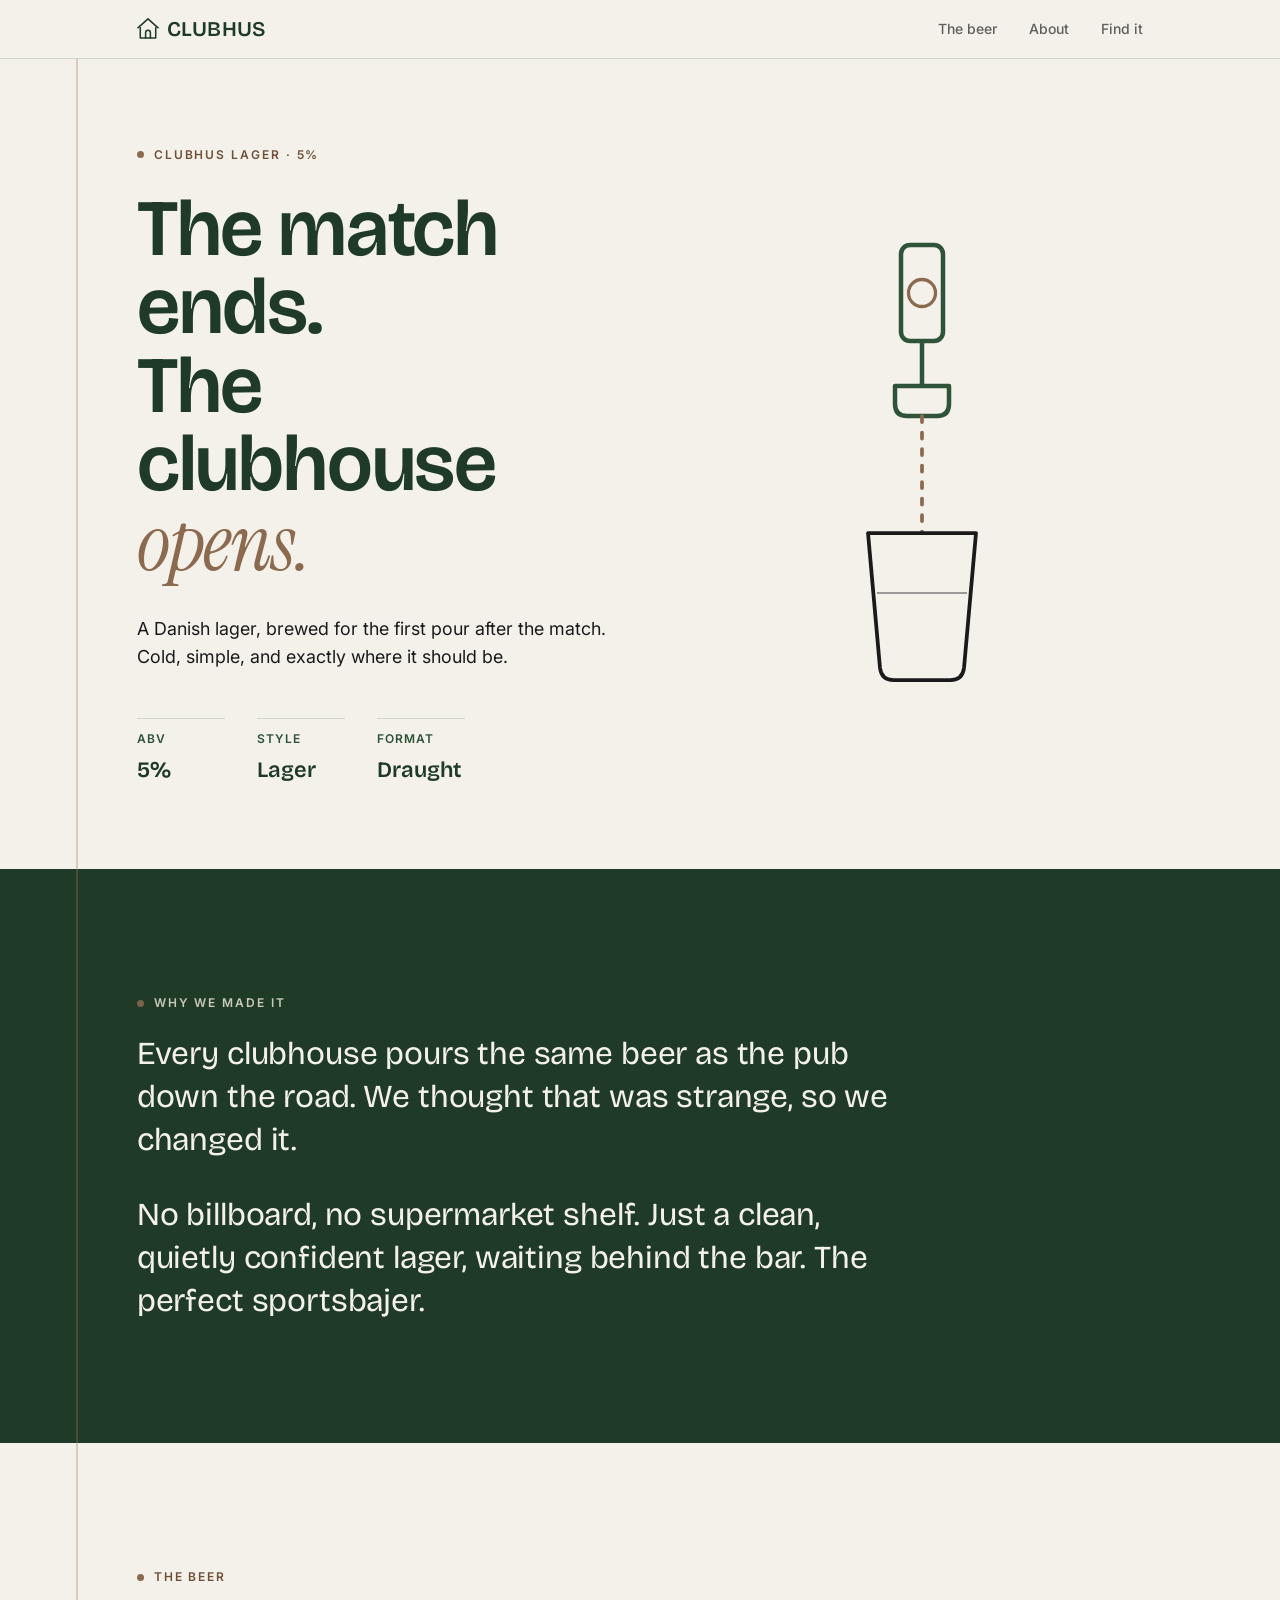
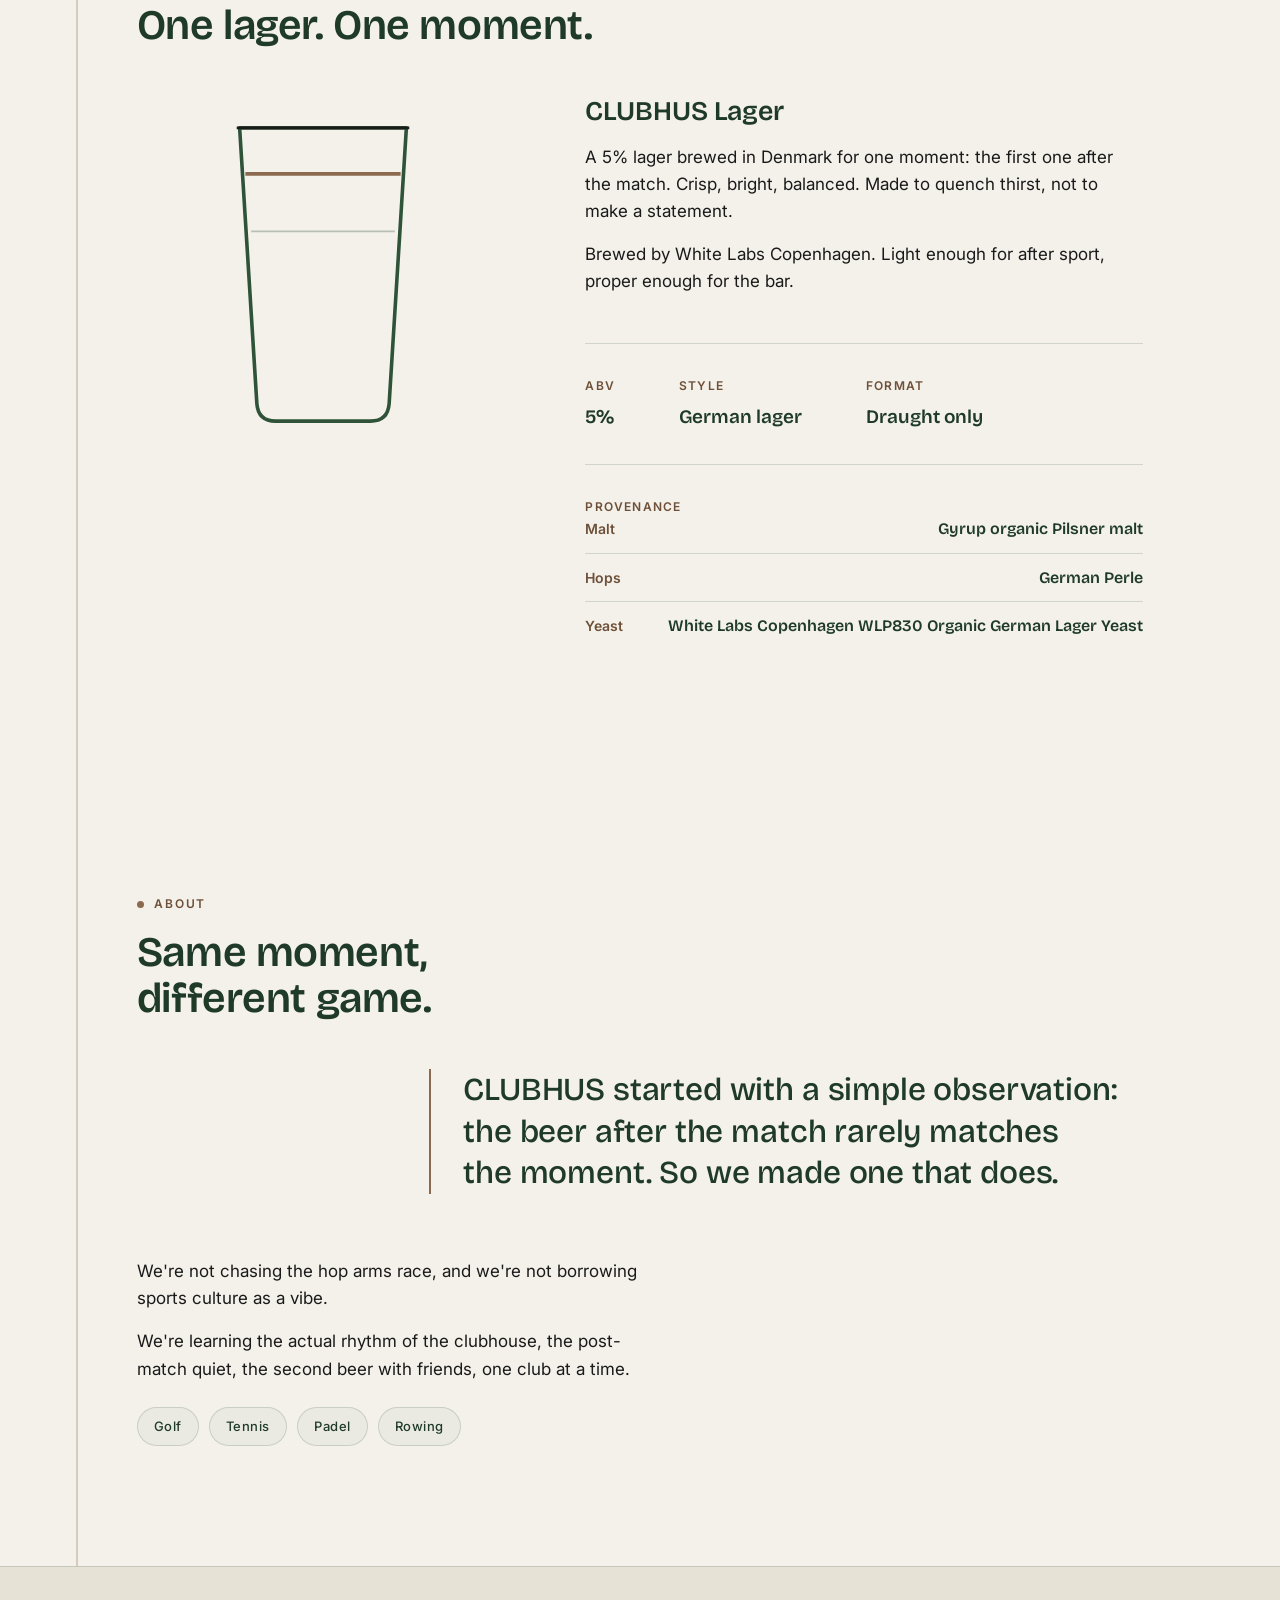
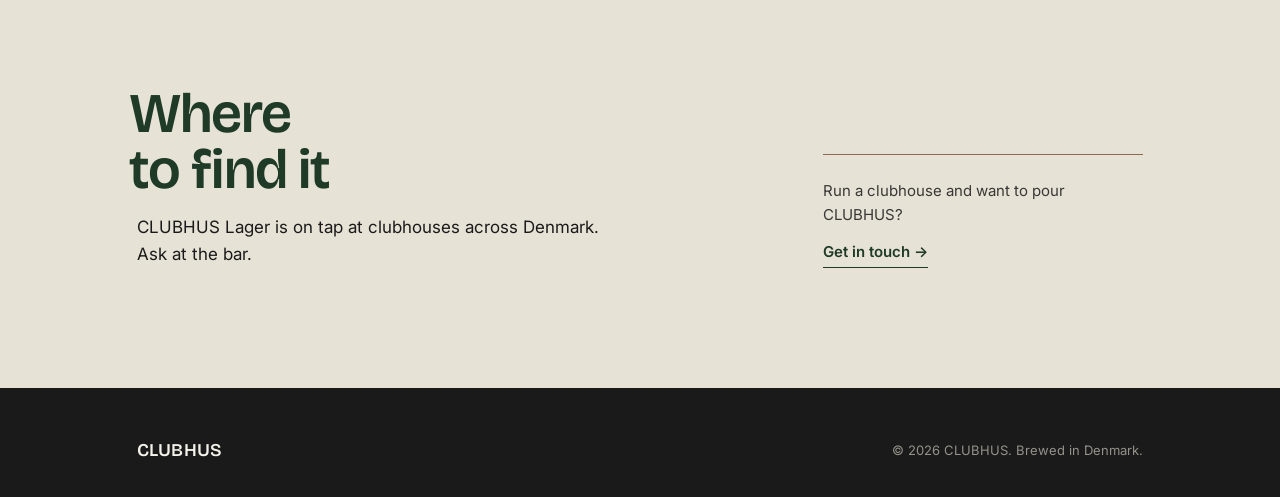
<file: index.html>
<!DOCTYPE html>
<html lang="en">
<head>
<meta charset="UTF-8">
<meta name="viewport" content="width=device-width, initial-scale=1.0">
<title>CLUBHUS Lager</title>
<meta name="description" content="CLUBHUS Lager. A 5% Danish lager, brewed for the first pour after the match. Draught only.">
<meta name="theme-color" content="#2E5339">
<meta name="robots" content="noindex, nofollow">
<link rel="icon" href="data:image/svg+xml,%3Csvg xmlns='http://www.w3.org/2000/svg' viewBox='0 0 48 48'%3E%3Crect width='48' height='48' rx='10' fill='%232E5339'/%3E%3Cg fill='none' stroke='%23F4F1EA' stroke-width='2.6' stroke-linecap='round' stroke-linejoin='round'%3E%3Cpath d='M11 25 L24 12 L37 25'/%3E%3Cpath d='M15 25 L15 37 L33 37 L33 25'/%3E%3Cpath d='M20.6 37 L20.6 31 a3.4 3.4 0 0 1 6.8 0 L27.4 37'/%3E%3C/g%3E%3C/svg%3E">
<script>document.documentElement.classList.add('js');</script>
<link rel="preconnect" href="https://fonts.googleapis.com">
<link rel="preconnect" href="https://fonts.gstatic.com" crossorigin>
<link href="https://fonts.googleapis.com/css2?family=Bricolage+Grotesque:opsz,wght@12..96,400;12..96,600;12..96,700&family=Inter:wght@400;500;600&family=Instrument+Serif:ital@1&display=swap" rel="stylesheet">
<style>

/* ============ TOKENS ============ */
:root{
  /* palette (locked) */
  --green-deep: #1F3B28;
  --green:      #2E5339;
  --chalk:      #F4F1EA;
  --wood:       #8C6A4F;
  --wood-text:  #6E5039; /* same hue as --wood, darkened for small text: 4.34:1 on chalk fails WCAG AA (needs 4.5:1), this is 6.49:1. --wood itself is untouched for the tapline, plaque dot, and other decorative/large-text uses. */
  --ink:        #1A1A1A;
  --chalk-dim:  #E7E2D6;
  --green-line: rgba(46,83,57,0.18);

  --display: "Bricolage Grotesque", ui-sans-serif, sans-serif;
  --body: "Inter", -apple-system, BlinkMacSystemFont, "Segoe UI", sans-serif;
  --accent: "Instrument Serif", Georgia, serif;

  --container: 1160px;
  --gutter: clamp(22px, 6vw, 96px);

  /* spacing scale: one 8px rhythm, used everywhere */
  --space-1: 8px;
  --space-2: 16px;
  --space-3: 24px;
  --space-4: 32px;
  --space-5: 48px;
  --space-6: 64px;
  --section-y: clamp(72px, 10vw, 120px);

  /* type scale: display steps down cleanly h1 > h2 > h3 > lead > body */
  --fs-display:  clamp(44px, 6.4vw, 80px);
  --fs-lead:     clamp(22px, 2.8vw, 32px);
  --fs-h2:       clamp(28px, 3.4vw, 42px);
  --fs-h3:       clamp(21px, 2.2vw, 27px);
  --fs-body-lg:  clamp(17px, 1.4vw, 19px);
  --fs-body:     17px;

  /* motion */
  --ease: cubic-bezier(0.22, 0.61, 0.36, 1);

  /* single content-stacking breakpoint */
  --stack: 880px;
}

*{margin:0;padding:0;box-sizing:border-box;}
html{scroll-behavior:smooth; overflow-x:hidden;}
body{
  background:var(--chalk);
  color:var(--ink);
  font-family:var(--body);
  font-size:16px;
  line-height:1.6;
  -webkit-font-smoothing:antialiased;
  text-rendering:optimizeLegibility;
  overflow-x:hidden;
}

/* LOCKED TYPE SYSTEM: Bricolage Grotesque (display) + Inter (body/main
   text) + Instrument Serif (italic accent). Every display element shares
   one treatment with optical sizing on, so it holds from 12px labels up
   to the hero. */
h1, h2, h3, .wordmark, .footer-word, .fact dd, .provenance dd, .manifesto-text, .meta-item b{
  font-family:var(--display);
  font-optical-sizing:auto;
}
h1, h2, h3{ text-wrap:balance; }

@media (prefers-reduced-motion: reduce){
  *{
    animation-duration:0.01ms !important;
    animation-iteration-count:1 !important;
    transition-duration:0.01ms !important;
    scroll-behavior:auto !important;
  }
}

a{color:inherit;}
a:focus-visible, button:focus-visible{
  outline:2px solid var(--wood);
  outline-offset:3px;
}
img{max-width:100%;display:block;}

/* ============ TAP LINE (signature structural device) ============
   A vertical brass rule runs the length of the page, like the line down a
   tap handle. It holds at narrow widths too: it simply becomes the left
   margin rule of the text column, and only softens on the tightest phones. */
.tapline{
  position:absolute;
  left:calc(var(--gutter) - 1px);
  top:0;
  bottom:0;
  width:2px;
  background:var(--wood);
  opacity:0.28;
  z-index:0;
}
@media (max-width:460px){
  .tapline{opacity:0.2;}
}

.plaque{
  position:relative;
  display:inline-flex;
  align-items:center;
  gap:10px;
  font-family:var(--body);
  font-size:12px;
  letter-spacing:0.16em;
  text-transform:uppercase;
  color:var(--wood-text);
  font-weight:600;
  line-height:1;
}
.plaque::before{
  content:"";
  width:7px;
  height:7px;
  border-radius:50%;
  background:var(--wood);
  display:inline-block;
}

/* ============ LAYOUT SHELL ============ */
.wrap{
  max-width:var(--container);
  margin:0 auto;
  padding:0 var(--gutter);
  position:relative;
}
section{
  position:relative;
  padding:var(--section-y) 0;
}
section[id]{ scroll-margin-top:88px; } /* clear the sticky nav on anchor jumps */

/* ============ NAV ============ */
header{
  position:sticky;
  top:0;
  z-index:50;
  background:rgba(244,241,234,0.85);
  backdrop-filter:blur(10px);
  -webkit-backdrop-filter:blur(10px);
  border-bottom:1px solid var(--green-line);
}
.nav{
  max-width:var(--container);
  margin:0 auto;
  padding:18px var(--gutter);
  display:flex;
  align-items:center;
  justify-content:space-between;
}
.brand{
  display:inline-flex;
  align-items:center;
  gap:8px;
  text-decoration:none;
}
.brand-mark{
  width:22px;
  height:auto;
  color:var(--green-deep);
  flex:none;
  position:relative;
  top:-0.5px; /* optical: sit the roofline against the cap height */
}
.wordmark{
  font-weight:600;
  font-size:21px;
  line-height:1;
  letter-spacing:0.01em;
  color:var(--green-deep);
  text-decoration:none;
}
.nav-links{
  display:flex;
  gap:var(--space-4);
  list-style:none;
  font-size:14px;
  font-weight:500;
}
.nav-links a{
  text-decoration:none;
  color:var(--ink);
  opacity:0.68;
  transition:opacity 0.2s var(--ease);
}
.nav-links a:hover{opacity:1;}

/* ---- Mobile nav: hamburger + drawer (was display:none with no way
   back in, below 600px - #beer/#about/#find were unreachable on
   mobile) ---- */
.nav-toggle{
  display:none;
  flex-direction:column;
  justify-content:center;
  gap:5px;
  width:34px;
  height:34px;
  background:none;
  border:0;
  padding:0;
  cursor:pointer;
}
.nav-toggle span{
  width:100%;
  height:1.5px;
  background:var(--green-deep);
  transition:transform 0.3s var(--ease), opacity 0.2s var(--ease);
}
.nav-toggle[aria-expanded="true"] span:first-child{ transform:translateY(3.25px) rotate(45deg); }
.nav-toggle[aria-expanded="true"] span:last-child{ transform:translateY(-3.25px) rotate(-45deg); }

.nav-backdrop{
  display:none;
  position:fixed;
  inset:0;
  background:rgba(26,26,26,0.28);
  z-index:39;
  opacity:0;
  transition:opacity 0.3s var(--ease);
}

@media (max-width:600px){
  .nav-toggle{ display:flex; }
  .nav-links{
    position:fixed;
    inset:0 0 0 auto;
    width:min(280px, 78vw);
    height:100vh;
    height:100dvh;
    flex-direction:column;
    align-items:flex-start;
    justify-content:center;
    gap:var(--space-4);
    background:var(--chalk);
    padding:var(--space-5) var(--gutter);
    box-shadow:-16px 0 40px -20px rgba(26,26,26,0.3);
    transform:translateX(100%);
    transition:transform 0.35s var(--ease);
    z-index:40;
  }
  .nav-links a{ font-size:19px; opacity:1; }
  .nav.is-open .nav-links{ transform:translateX(0); }
  .nav.is-open .nav-backdrop{ display:block; opacity:1; }
}
@media (prefers-reduced-motion: reduce){
  .nav-links, .nav-toggle span, .nav-backdrop{ transition:none; }
}

/* ============ HERO ============ */
.hero{
  padding-block:clamp(56px, 9vh, 112px);
  min-height:82vh;
  display:flex;
  align-items:center;
}
.hero-grid{
  display:grid;
  grid-template-columns:1.05fr 0.95fr;
  gap:clamp(32px, 6vw, 80px);
  align-items:center;
  width:100%;
}
@media (max-width:880px){
  .hero-grid{grid-template-columns:1fr; gap:var(--space-6);}
  .hero-art{order:-1;}
}

.hero h1{
  font-weight:600;
  font-size:var(--fs-display);
  line-height:0.98;
  letter-spacing:-0.015em;
  color:var(--green-deep);
  margin:var(--space-3) 0 var(--space-4);
}
.hero h1 em{
  font-family:var(--accent);
  font-style:italic;
  font-weight:400;
  color:var(--wood);
}
.hero p{
  font-size:var(--fs-body-lg);
  line-height:1.55;
  max-width:44ch;
  color:var(--ink);
}
.hero-meta{
  margin-top:var(--space-5);
  display:flex;
  gap:var(--space-4);
  flex-wrap:wrap;
}
.meta-item{
  font-size:12px;
  letter-spacing:0.09em;
  text-transform:uppercase;
  color:var(--green);
  font-weight:600;
  border-top:1px solid var(--green-line);
  padding-top:10px;
  min-width:88px;
}
.meta-item b{
  display:block;
  font-size:22px;
  letter-spacing:0;
  text-transform:none;
  color:var(--green-deep);
  font-weight:600;
  margin-top:4px;
}

/* Hero entrance: one quiet staggered rise, then still. */
.hero-eyebrow{opacity:0; animation:rise 0.7s var(--ease) forwards 0.05s;}
.hero h1{opacity:0; animation:rise 0.8s var(--ease) forwards 0.15s;}
.hero p{opacity:0; animation:rise 0.8s var(--ease) forwards 0.30s;}
.hero-meta{opacity:0; animation:rise 0.8s var(--ease) forwards 0.45s;}
.hero-art{opacity:0; animation:rise 1s var(--ease) forwards 0.20s;}
@keyframes rise{
  from{opacity:0; transform:translateY(16px);}
  to{opacity:1; transform:translateY(0);}
}

/* ---- Hero art: tap handle line-art, scaled to sit against the display type ---- */
.hero-art{
  display:flex;
  justify-content:center;
}
.tap-illustration{
  width:clamp(210px, 26vw, 300px);
  height:auto;
}
/* graduated pour: dashed stream that flows continuously down into the glass */
.tap-illustration .pour{
  stroke-dasharray:4 7;
  animation:flow 1.8s linear infinite;
}
@keyframes flow{ to{stroke-dashoffset:-110;} }
@media (prefers-reduced-motion: reduce){
  .tap-illustration .pour{animation:none; stroke-dashoffset:0;}
}
@media (max-width:880px){
  .tap-illustration{width:clamp(180px, 40vw, 230px);}
}

/* ============ SECTION HEADINGS ============ */
.section-head{
  margin-bottom:var(--space-5);
  max-width:680px;
}
.section-head .plaque{margin-bottom:20px;}
.section-head h2{
  font-weight:600;
  font-size:var(--fs-h2);
  color:var(--green-deep);
  line-height:1.08;
  letter-spacing:-0.01em;
}

/* ============ MANIFESTO ============ */
.manifesto{
  background:var(--green-deep);
  color:var(--chalk);
}
.manifesto .tapline{opacity:0.42;}
.manifesto .plaque{color:var(--chalk-dim); opacity:0.85; margin-bottom:var(--space-3);}
.manifesto .plaque::before{background:var(--wood);}
.manifesto-text{
  max-width:760px;
  font-size:var(--fs-lead);
  font-weight:400;
  line-height:1.34;
  letter-spacing:-0.005em;
}
.manifesto-text + .manifesto-text{margin-top:var(--space-4);}
.manifesto-text .accent{
  font-family:var(--accent);
  color:var(--wood);
  font-style:italic;
}

/* ============ THE BEER ============ */
.beer-grid{
  display:grid;
  grid-template-columns:0.8fr 1.2fr;
  gap:clamp(40px, 6vw, 88px);
  align-items:start;
}
@media (max-width:880px){
  .beer-grid{grid-template-columns:1fr; gap:var(--space-6);}
}
.glass-art{
  display:flex;
  justify-content:center;
  padding-top:6px;
}
.glass-illustration{
  width:clamp(170px, 20vw, 230px);
}

.beer-copy h3{
  font-size:var(--fs-h3);
  font-weight:600;
  color:var(--green-deep);
  line-height:1.15;
  margin-bottom:var(--space-2);
}
.beer-copy p{
  font-size:var(--fs-body);
  max-width:56ch;
  margin-bottom:var(--space-2);
}
.beer-copy p:last-of-type{margin-bottom:0;}

.facts{
  margin-top:var(--space-5);
  border-top:1px solid var(--green-line);
  padding-top:var(--space-4);
  display:grid;
  grid-template-columns:repeat(3, auto);
  gap:var(--space-3) var(--space-6);
  justify-content:start;
}
@media (max-width:540px){
  .facts{grid-template-columns:repeat(2, 1fr);}
}
.fact dt{
  font-size:12px;
  letter-spacing:0.1em;
  text-transform:uppercase;
  color:var(--wood-text);
  font-weight:600;
  margin-bottom:6px;
}
.fact dd{
  font-size:19px;
  color:var(--green-deep);
  font-weight:600;
}

/* ---- Provenance: full spec list, room for the strain name ---- */
.provenance{
  margin-top:var(--space-4);
  border-top:1px solid var(--green-line);
  padding-top:var(--space-4);
}
.provenance .plabel{
  font-size:12px;
  letter-spacing:0.1em;
  text-transform:uppercase;
  color:var(--wood-text);
  font-weight:600;
  margin-bottom:var(--space-2);
}
.provenance .prow{
  display:flex;
  justify-content:space-between;
  align-items:baseline;
  gap:var(--space-4);
  padding:11px 0;
  border-top:1px solid var(--green-line);
}
.provenance .prow:first-of-type{border-top:none; padding-top:0;}
.provenance dt{
  font-size:14px;
  color:var(--wood-text);
  font-weight:600;
  white-space:nowrap;
}
.provenance dd{
  font-size:16px;
  color:var(--green-deep);
  font-weight:600;
  text-align:right;
}
@media (max-width:480px){
  .provenance .prow{flex-direction:column; gap:2px;}
  .provenance dd{text-align:left;}
}

/* ============ ABOUT / CLUBS ============
   Off-center pull-quote instead of a third two-column proportional
   split (hero and beer-grid already use that move). Single column,
   deliberately asymmetric: the quote sits right-aligned and offset
   with its own rule, the detail copy sits at the normal left margin
   below it - an intentionally unbalanced rhythm, not a grid. */
.about-quote{
  font-family:var(--display);
  font-weight:500;
  font-size:var(--fs-lead);
  line-height:1.3;
  letter-spacing:-0.005em;
  color:var(--green-deep);
  max-width:34ch;
  margin-left:auto;
  padding-left:var(--space-4);
  border-left:2px solid var(--wood);
  text-wrap:balance;
}
.about-detail{
  margin-top:var(--space-6);
  max-width:50ch;
}
.about-detail p{
  font-size:var(--fs-body);
  margin-bottom:var(--space-2);
}
.about-detail p:last-of-type{margin-bottom:0;}
@media (max-width:880px){
  .about-quote{ margin-left:0; font-size:calc(var(--fs-lead) * 0.86); }
  .about-detail{ margin-top:var(--space-5); }
}

.clubs-list{
  margin-top:var(--space-3);
  display:flex;
  flex-wrap:wrap;
  gap:10px;
}
.club-tag{
  font-size:13px;
  letter-spacing:0.04em;
  padding:8px 16px;
  border:1px solid var(--green-line);
  border-radius:100px;
  color:var(--green-deep);
  font-weight:500;
  background:rgba(46,83,57,0.04);
}

/* ============ FIND IT ============
   Second structural move, different from About's off-center quote:
   a full-bleed rule that ignores .wrap's padding entirely and runs
   edge-to-edge, plus a closing headline borrowed from the hero's
   display scale instead of the standard --fs-h2 every other section
   uses. */
.find{
  background:var(--chalk-dim);
  position:relative;
}
.find::before{
  content:'';
  position:absolute;
  top:0;
  left:50%;
  width:100vw;
  height:1px;
  transform:translateX(-50%);
  background:var(--green-line);
}
.find-grid{
  display:flex;
  justify-content:space-between;
  align-items:flex-end;
  gap:var(--space-6);
  flex-wrap:wrap;
}
.find-text h2{
  font-size:clamp(34px, 4.6vw, 56px);
  color:var(--green-deep);
  font-weight:600;
  line-height:1;
  letter-spacing:-0.015em;
  margin-bottom:var(--space-2);
  margin-left:calc(-1 * var(--space-1));
  max-width:9ch;
}
.find-text p{
  max-width:42ch;
  font-size:var(--fs-body);
}

.club-cta{
  border-top:1px solid var(--wood);
  padding-top:var(--space-3);
  max-width:320px;
}
.club-cta p{
  font-size:15px;
  color:var(--ink);
  opacity:0.85;
  margin-bottom:12px;
}
.club-cta a{
  display:inline-flex;
  align-items:center;
  gap:8px;
  font-weight:600;
  font-size:15px;
  text-decoration:none;
  color:var(--green-deep);
  border-bottom:1px solid var(--green-deep);
  padding-bottom:3px;
  transition:gap 0.25s var(--ease);
}
.club-cta a:hover{gap:13px;}

/* ============ FOOTER ============ */
footer{
  background:var(--ink);
  color:var(--chalk-dim);
  padding:var(--space-5) 0 var(--space-4);
}
.footer-row{
  display:flex;
  justify-content:space-between;
  align-items:center;
  flex-wrap:wrap;
  gap:var(--space-2);
  font-size:13px;
}
.footer-row > span:last-child{opacity:0.6;}
.footer-word{
  font-size:18px;
  color:var(--chalk);
  font-weight:600;
  letter-spacing:0.01em;
}

/* ============ REVEAL ON SCROLL ============
   Only hidden when JS is present, so no-JS still shows everything. */
.js .reveal{
  opacity:0;
  transform:translateY(18px);
  transition:opacity 0.7s var(--ease), transform 0.7s var(--ease);
}
.js .reveal.is-visible{
  opacity:1;
  transform:none;
}
@media (prefers-reduced-motion: reduce){
  .js .reveal{opacity:1 !important; transform:none !important;}
}

</style>
</head>
<body>

<header>
  <nav class="nav" id="nav">
    <a href="#top" class="brand" aria-label="CLUBHUS home">
      <svg class="brand-mark" viewBox="5.5 6.5 37 35" fill="none" stroke="currentColor" stroke-width="2.6" stroke-linecap="round" stroke-linejoin="round" aria-hidden="true">
        <path d="M7,23 L24,8 L41,23"/>
        <path d="M11,23 L11,40 L37,40 L37,23"/>
        <path d="M20,40 L20,31 a4,4 0 0 1 8,0 L28,40"/>
      </svg>
      <span class="wordmark">CLUBHUS</span>
    </a>
    <button class="nav-toggle" id="navToggle" aria-label="Open menu" aria-expanded="false" aria-controls="navLinks">
      <span></span><span></span>
    </button>
    <ul class="nav-links" id="navLinks">
      <li><a href="#beer">The beer</a></li>
      <li><a href="#about">About</a></li>
      <li><a href="#find">Find it</a></li>
    </ul>
    <div class="nav-backdrop" id="navBackdrop" aria-hidden="true"></div>
  </nav>
</header>

<main id="top">

  <!-- ============ HERO ============ -->
  <section class="hero">
    <div class="tapline" aria-hidden="true"></div>
    <div class="wrap hero-grid">
      <div>
        <div class="plaque hero-eyebrow">CLUBHUS Lager &middot; 5%</div>
        <h1>The match ends.<br>The clubhouse <em>opens.</em></h1>
        <p>A Danish lager, brewed for the first pour after the match. Cold, simple, and exactly where it should be.</p>
        <div class="hero-meta">
          <div class="meta-item">ABV<b>5%</b></div>
          <div class="meta-item">Style<b>Lager</b></div>
          <div class="meta-item">Format<b>Draught</b></div>
        </div>
      </div>
      <div class="hero-art">
        <svg class="tap-illustration" viewBox="0 0 200 320" fill="none" xmlns="http://www.w3.org/2000/svg" role="img" aria-label="Line illustration of a tap handle pouring into a glass">
          <!-- tap handle -->
          <rect x="86" y="14" width="28" height="64" rx="6" stroke="#2E5339" stroke-width="3"/>
          <line x1="100" y1="78" x2="100" y2="108" stroke="#2E5339" stroke-width="3"/>
          <circle cx="100" cy="46" r="9" stroke="#8C6A4F" stroke-width="2.2"/>
          <!-- spout -->
          <path d="M82 108 H118 V120 Q118 128 110 128 H90 Q82 128 82 120 Z" stroke="#2E5339" stroke-width="3" stroke-linejoin="round"/>
          <!-- pour stream -->
          <line class="pour" x1="100" y1="128" x2="100" y2="206" stroke="#8C6A4F" stroke-width="2.5" stroke-linecap="round"/>
          <!-- glass -->
          <path d="M64 206 L72 296 Q73 304 81 304 H119 Q127 304 128 296 L136 206 Z" stroke="#1A1A1A" stroke-width="2.5" stroke-linejoin="round"/>
          <line x1="70" y1="246" x2="130" y2="246" stroke="#1A1A1A" stroke-width="1.4" opacity="0.4"/>
        </svg>
      </div>
    </div>
  </section>

  <!-- ============ MANIFESTO ============ -->
  <section class="manifesto">
    <div class="tapline" aria-hidden="true"></div>
    <div class="wrap reveal">
      <div class="plaque">Why we made it</div>
      <p class="manifesto-text">
        Every clubhouse pours the same beer as the pub down the road.
        We thought that was strange, so we changed it.
      </p>
      <p class="manifesto-text">
        No billboard, no supermarket shelf. Just a clean, quietly confident
        lager, waiting behind the bar. The perfect sportsbajer.
      </p>
    </div>
  </section>

  <!-- ============ THE BEER ============ -->
  <section id="beer">
    <div class="tapline" aria-hidden="true"></div>
    <div class="wrap">
      <div class="section-head reveal">
        <div class="plaque">The beer</div>
        <h2>One lager. One moment.</h2>
      </div>
      <div class="beer-grid reveal">
        <div class="glass-art">
          <svg class="glass-illustration" viewBox="0 0 160 240" fill="none" xmlns="http://www.w3.org/2000/svg" role="img" aria-label="Line illustration of a glass of lager">
            <path d="M22 18 L34 210 Q35 222 47 222 H113 Q125 222 126 210 L138 18 Z" stroke="#2E5339" stroke-width="2.5" stroke-linejoin="round"/>
            <path d="M30 90 H130" stroke="#2E5339" stroke-width="1.2" opacity="0.3"/>
            <path d="M26 50 H134" stroke="#8C6A4F" stroke-width="2.5"/>
            <path d="M20 18 H140" stroke="#1A1A1A" stroke-width="2"/>
          </svg>
        </div>
        <div class="beer-copy">
          <h3>CLUBHUS Lager</h3>
          <p>A 5% lager brewed in Denmark for one moment: the first one after the match. Crisp, bright, balanced. Made to quench thirst, not to make a statement.</p>
          <p>Brewed by White Labs Copenhagen. Light enough for after sport, proper enough for the bar.</p>
          <dl class="facts">
            <div class="fact"><dt>ABV</dt><dd>5%</dd></div>
            <div class="fact"><dt>Style</dt><dd>German lager</dd></div>
            <div class="fact"><dt>Format</dt><dd>Draught only</dd></div>
          </dl>
          <div class="provenance">
            <p class="plabel">Provenance</p>
            <dl>
              <div class="prow"><dt>Malt</dt><dd>Gyrup organic Pilsner malt</dd></div>
              <div class="prow"><dt>Hops</dt><dd>German Perle</dd></div>
              <div class="prow"><dt>Yeast</dt><dd>White Labs Copenhagen WLP830 Organic German Lager Yeast</dd></div>
            </dl>
          </div>
        </div>
      </div>
    </div>
  </section>

  <!-- ============ ABOUT ============ -->
  <section id="about">
    <div class="tapline" aria-hidden="true"></div>
    <div class="wrap">
      <div class="section-head reveal">
        <div class="plaque">About</div>
        <h2>Same moment,<br>different game.</h2>
      </div>
      <p class="about-quote reveal">CLUBHUS started with a simple observation: the beer after the match rarely matches the moment. So we made one that does.</p>
      <div class="about-detail reveal">
        <p>We're not chasing the hop arms race, and we're not borrowing sports culture as a vibe.</p>
        <p>We're learning the actual rhythm of the clubhouse, the post-match quiet, the second beer with friends, one club at a time.</p>
        <div class="clubs-list">
          <span class="club-tag">Golf</span>
          <span class="club-tag">Tennis</span>
          <span class="club-tag">Padel</span>
          <span class="club-tag">Rowing</span>
        </div>
      </div>
    </div>
  </section>

  <!-- ============ FIND IT ============ -->
  <section id="find" class="find">
    <div class="wrap find-grid reveal">
      <div class="find-text">
        <h2>Where to find it</h2>
        <p>CLUBHUS Lager is on tap at clubhouses across Denmark. Ask at the bar.</p>
      </div>
      <div class="club-cta">
        <p>Run a clubhouse and want to pour CLUBHUS?</p>
        <a href="mailto:hello@clubhus.dk">Get in touch &rarr;</a>
      </div>
    </div>
  </section>

</main>

<footer>
  <div class="wrap footer-row">
    <span class="footer-word">CLUBHUS</span>
    <span>&copy; 2026 CLUBHUS. Brewed in Denmark.</span>
  </div>
</footer>

<script>
  // Mobile nav drawer
  const nav = document.getElementById('nav');
  const navToggle = document.getElementById('navToggle');
  const navLinks = document.getElementById('navLinks');
  const navBackdrop = document.getElementById('navBackdrop');
  const closeNav = () => {
    nav.classList.remove('is-open');
    navToggle.setAttribute('aria-expanded', 'false');
  };
  const openNav = () => {
    nav.classList.add('is-open');
    navToggle.setAttribute('aria-expanded', 'true');
  };
  navToggle.addEventListener('click', () => {
    nav.classList.contains('is-open') ? closeNav() : openNav();
  });
  navBackdrop.addEventListener('click', closeNav);
  navLinks.querySelectorAll('a').forEach((a) => a.addEventListener('click', closeNav));
  document.addEventListener('keydown', (e) => {
    if (e.key === 'Escape' && nav.classList.contains('is-open')) closeNav();
  });

  // Scroll reveal: simple, no library, respects reduced motion via CSS above
  const revealEls = document.querySelectorAll('.reveal');
  const observer = new IntersectionObserver((entries) => {
    entries.forEach(entry => {
      if (entry.isIntersecting) {
        entry.target.classList.add('is-visible');
        observer.unobserve(entry.target);
      }
    });
  }, { threshold: 0.15, rootMargin: '0px 0px -8% 0px' });
  revealEls.forEach(el => observer.observe(el));
</script>

</body>
</html>
</file>
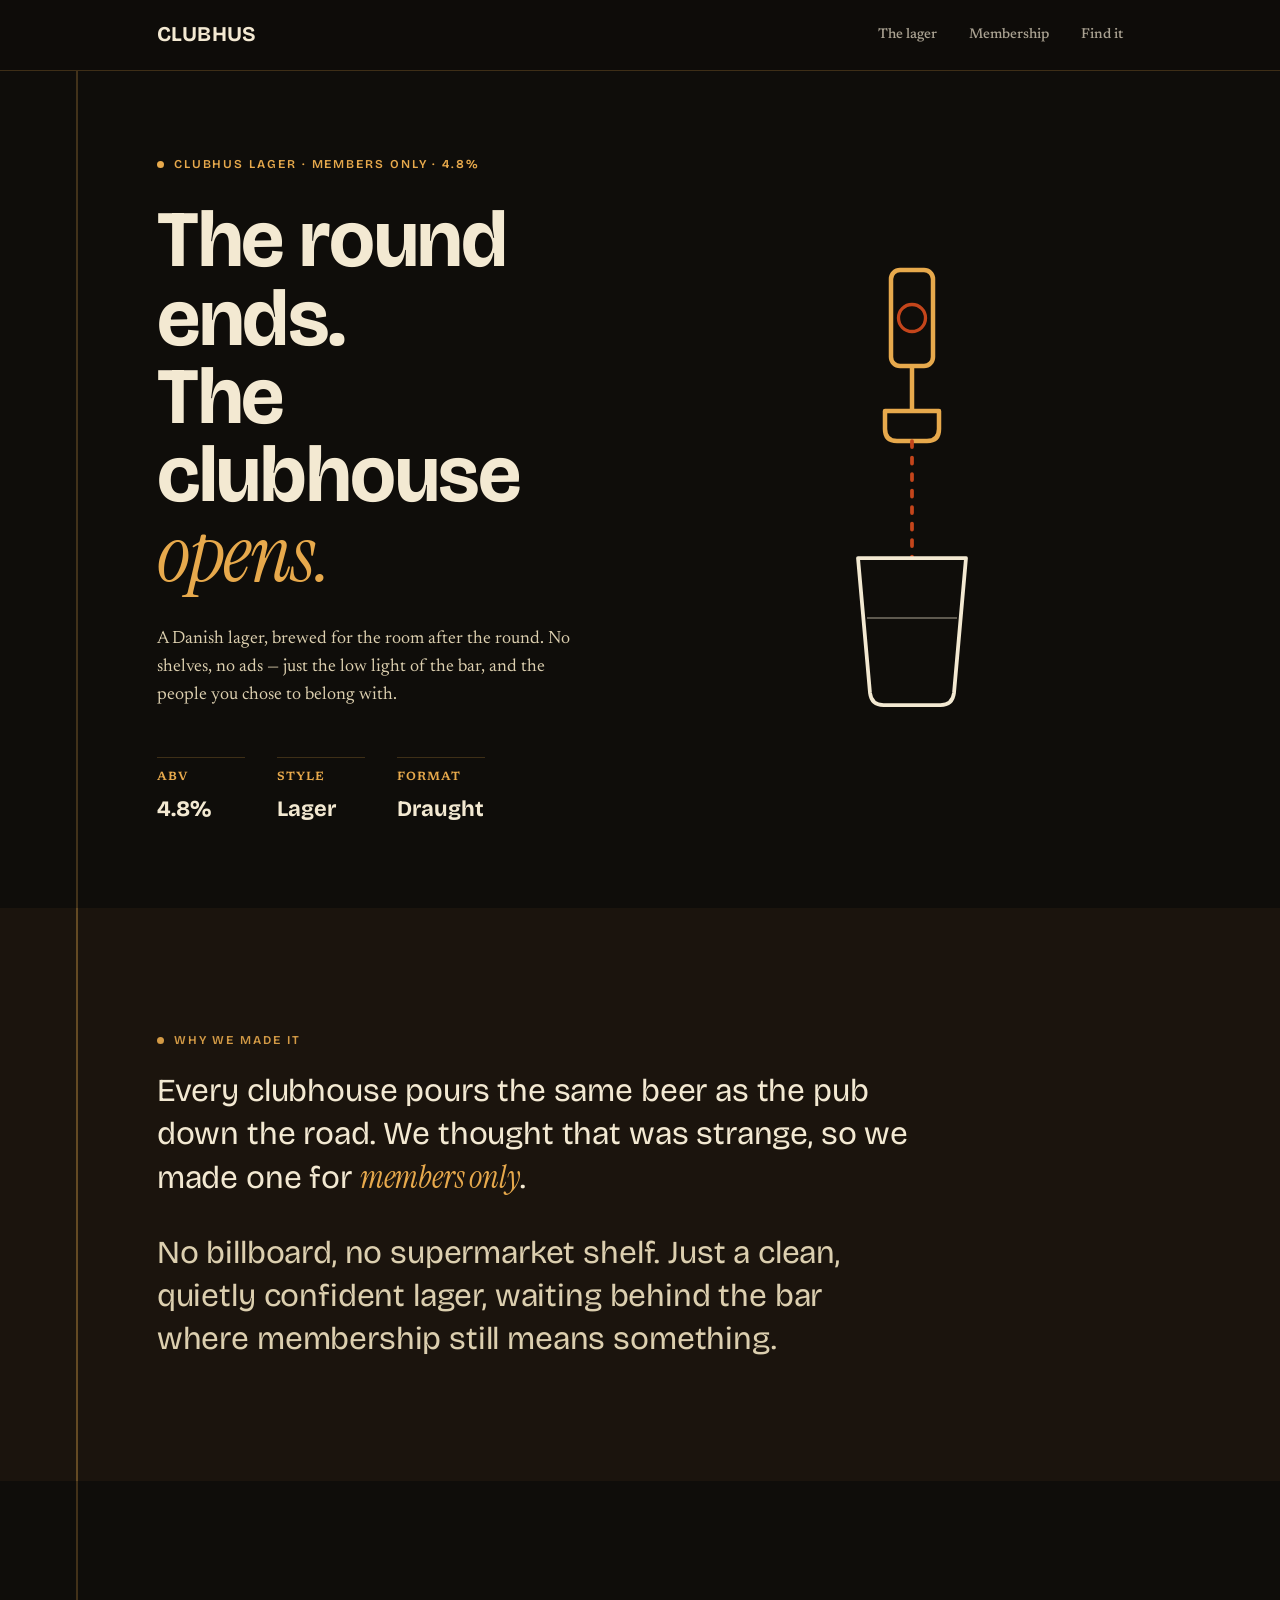
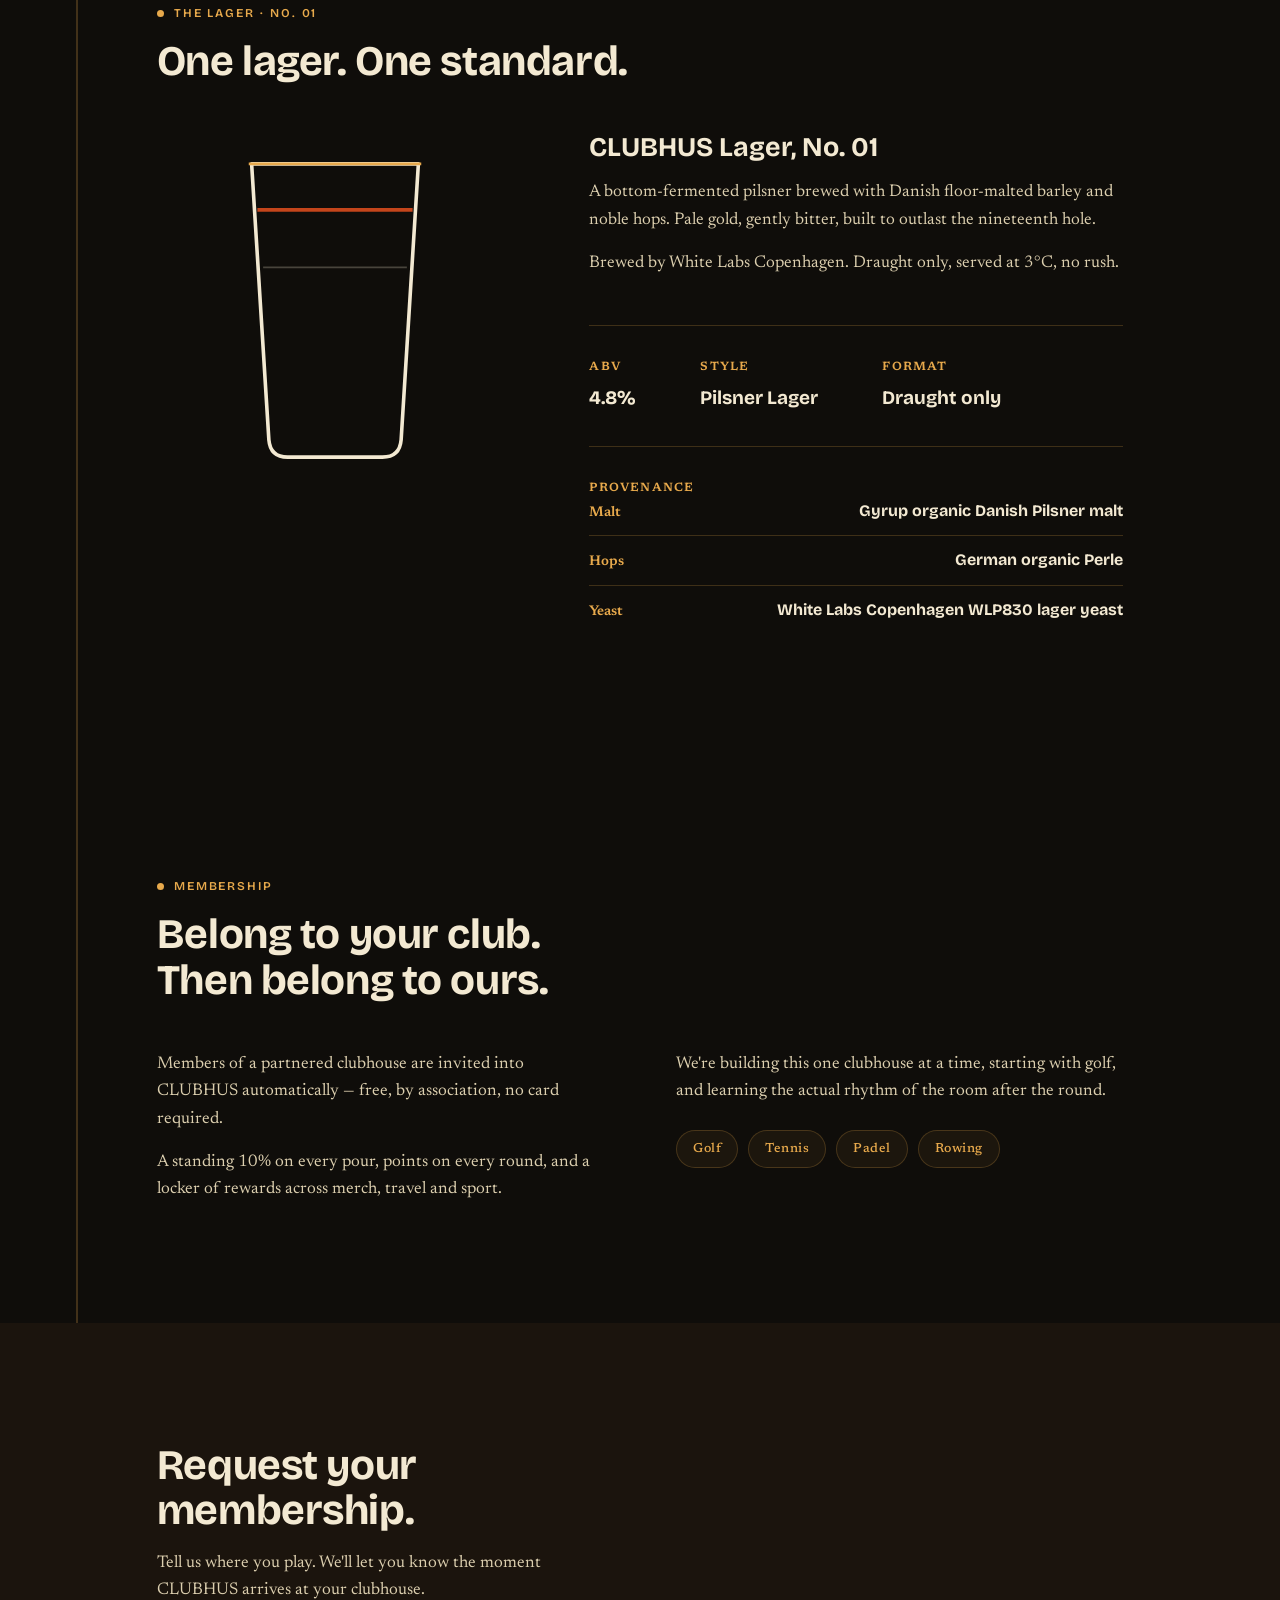
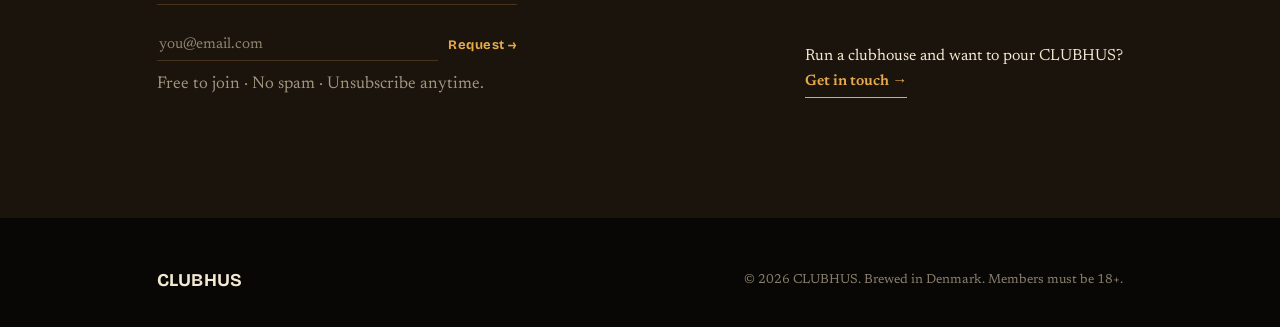
<file: versions/dusk-clubhouse-v2.html>
<!DOCTYPE html>
<html lang="en">
<head>
<meta charset="UTF-8">
<meta name="viewport" content="width=device-width, initial-scale=1.0">
<title>CLUBHUS · The Nineteenth</title>
<meta name="description" content="CLUBHUS. A 4.8% Danish lager, brewed for the room after the round. Members-only clubhouses, draught only.">
<meta name="theme-color" content="#0F0D0A">
<meta name="color-scheme" content="dark">
<meta name="robots" content="noindex, nofollow">
<script>document.documentElement.classList.add('js');</script>
<link rel="preconnect" href="https://fonts.googleapis.com">
<link rel="preconnect" href="https://fonts.gstatic.com" crossorigin>
<link href="https://fonts.googleapis.com/css2?family=Bricolage+Grotesque:opsz,wght@12..96,400;12..96,600;12..96,700&family=Newsreader:ital,opsz,wght@0,6..72,400;1,6..72,400&family=Instrument+Serif:ital@1&display=swap" rel="stylesheet">
<style>

/* ============ TOKENS (locked) ============ */
:root{
  --void:       #0F0D0A;
  --void-2:     #1B140D;
  --parchment:  #F3E9D2;
  --parchment-dim: #DCCFAF;
  --amber:      #E7A94C;
  --ember:      #C4451B;
  --amber-line: rgba(231,169,76,0.22);

  --display: "Bricolage Grotesque", ui-sans-serif, sans-serif;
  --body:    "Newsreader", Georgia, serif;
  --accent:  "Instrument Serif", Georgia, serif;

  --container: 1120px;
  --gutter: clamp(22px, 6vw, 96px);

  --space-1: 8px; --space-2: 16px; --space-3: 24px; --space-4: 32px; --space-5: 48px; --space-6: 64px;
  --section-y: clamp(72px, 10vw, 120px);

  --fs-display: clamp(44px, 6.4vw, 80px);
  --fs-lead:    clamp(22px, 2.8vw, 32px);
  --fs-h2:      clamp(28px, 3.4vw, 42px);
  --fs-h3:      clamp(21px, 2.2vw, 27px);
  --fs-body-lg: clamp(17px, 1.4vw, 19px);
  --fs-body:    17px;

  --ease: cubic-bezier(0.22, 0.61, 0.36, 1);
  --stack: 880px;
}

*{margin:0;padding:0;box-sizing:border-box;}
html{scroll-behavior:smooth;}
body{
  background:var(--void);
  color:var(--parchment);
  font-family:var(--body);
  font-size:16px;
  line-height:1.6;
  -webkit-font-smoothing:antialiased;
  text-rendering:optimizeLegibility;
  overflow-x:hidden;
}

h1,h2,h3,.wordmark,.footer-word,.fact dd,.provenance dd,.manifesto-text,.meta-item b{
  font-family:var(--display);
  font-optical-sizing:auto;
}
h1,h2,h3{ text-wrap:balance; }

@media (prefers-reduced-motion:reduce){
  *{ animation-duration:.01ms !important; animation-iteration-count:1 !important; transition-duration:.01ms !important; scroll-behavior:auto !important; }
}

a{color:inherit;}
a:focus-visible, button:focus-visible, input:focus-visible{ outline:2px solid var(--amber); outline-offset:3px; }
img{max-width:100%;display:block;}

/* ============ TAP LINE (signature structural device) ============
   A vertical amber rule runs the length of the page, like the line down a
   tap handle catching lamp light. It becomes the left margin rule of the
   text column at narrow widths, and softens further on phones. */
.tapline{
  position:absolute; left:calc(var(--gutter) - 1px); top:0; bottom:0; width:2px;
  background:var(--amber); opacity:.24; z-index:0;
}
@media (max-width:460px){ .tapline{ opacity:.16; } }

.plaque{
  position:relative; display:inline-flex; align-items:center; gap:10px;
  font-family:var(--display); font-size:12px; letter-spacing:.16em; text-transform:uppercase;
  color:var(--amber); font-weight:600; line-height:1;
}
.plaque::before{ content:""; width:7px; height:7px; border-radius:50%; background:var(--amber); display:inline-block; }

/* ============ LAYOUT SHELL ============ */
.wrap{ max-width:var(--container); margin:0 auto; padding:0 var(--gutter); position:relative; }
section{ position:relative; padding:var(--section-y) 0; }
section[id]{ scroll-margin-top:88px; }

/* ============ NAV ============ */
header{
  position:sticky; top:0; z-index:50;
  background:rgba(15,13,10,0.82); backdrop-filter:blur(10px); -webkit-backdrop-filter:blur(10px);
  border-bottom:1px solid var(--amber-line);
}
.nav{ max-width:var(--container); margin:0 auto; padding:18px var(--gutter); display:flex; align-items:center; justify-content:space-between; }
.wordmark{ font-weight:700; font-size:21px; letter-spacing:.01em; color:var(--parchment); text-decoration:none; }
.nav-links{ display:flex; gap:var(--space-4); list-style:none; font-size:14px; font-weight:500; }
.nav-links a{ text-decoration:none; color:var(--parchment); opacity:.68; transition:opacity .2s var(--ease); }
.nav-links a:hover{ opacity:1; color:var(--amber); }
@media (max-width:600px){ .nav-links{ display:none; } }

/* ============ HERO ============ */
.hero{ padding-block:clamp(56px, 9vh, 112px); min-height:82vh; display:flex; align-items:center; }
.hero-grid{ display:grid; grid-template-columns:1.05fr .95fr; gap:clamp(32px, 6vw, 80px); align-items:center; width:100%; }
@media (max-width:880px){ .hero-grid{ grid-template-columns:1fr; gap:var(--space-6); } .hero-art{ order:-1; } }

.hero h1{ font-weight:700; font-size:var(--fs-display); line-height:.98; letter-spacing:-.015em; color:var(--parchment); margin:var(--space-3) 0 var(--space-4); }
.hero h1 em{ font-family:var(--accent); font-style:italic; font-weight:400; color:var(--amber); }
.hero p{ font-size:var(--fs-body-lg); line-height:1.55; max-width:44ch; color:var(--parchment-dim); }
.hero-meta{ margin-top:var(--space-5); display:flex; gap:var(--space-4); flex-wrap:wrap; }
.meta-item{ font-size:12px; letter-spacing:.09em; text-transform:uppercase; color:var(--amber); font-weight:600; border-top:1px solid var(--amber-line); padding-top:10px; min-width:88px; }
.meta-item b{ display:block; font-size:22px; letter-spacing:0; text-transform:none; color:var(--parchment); font-weight:700; margin-top:4px; }

/* Hero entrance: one quiet staggered rise, then still. */
.hero-eyebrow{ opacity:0; animation:rise .7s var(--ease) forwards .05s; }
.hero h1{ opacity:0; animation:rise .8s var(--ease) forwards .15s; }
.hero p{ opacity:0; animation:rise .8s var(--ease) forwards .3s; }
.hero-meta{ opacity:0; animation:rise .8s var(--ease) forwards .45s; }
.hero-art{ opacity:0; animation:rise 1s var(--ease) forwards .2s; }
@keyframes rise{ from{ opacity:0; transform:translateY(16px); } to{ opacity:1; transform:translateY(0); } }

.hero-art{ display:flex; justify-content:center; }
.tap-illustration{ width:clamp(210px, 26vw, 300px); height:auto; }
.tap-illustration .pour{ stroke-dasharray:4 7; animation:flow 1.8s linear infinite; }
@keyframes flow{ to{ stroke-dashoffset:-110; } }
@media (prefers-reduced-motion:reduce){ .tap-illustration .pour{ animation:none; stroke-dashoffset:0; } }
@media (max-width:880px){ .tap-illustration{ width:clamp(180px, 40vw, 230px); } }

/* ============ SECTION HEADINGS ============ */
.section-head{ margin-bottom:var(--space-5); max-width:680px; }
.section-head .plaque{ margin-bottom:20px; }
.section-head h2{ font-weight:700; font-size:var(--fs-h2); color:var(--parchment); line-height:1.08; letter-spacing:-.01em; }

/* ============ MANIFESTO ============ */
.manifesto{ background:var(--void-2); }
.manifesto .tapline{ opacity:.36; }
.manifesto .plaque{ color:var(--amber); opacity:.9; margin-bottom:var(--space-3); }
.manifesto-text{ max-width:760px; font-size:var(--fs-lead); font-weight:400; line-height:1.34; letter-spacing:-.005em; color:var(--parchment); }
.manifesto-text + .manifesto-text{ margin-top:var(--space-4); color:var(--parchment-dim); }
.manifesto-text .accent{ font-family:var(--accent); color:var(--amber); font-style:italic; }

/* ============ THE BEER ============ */
.beer-grid{ display:grid; grid-template-columns:.8fr 1.2fr; gap:clamp(40px, 6vw, 88px); align-items:start; }
@media (max-width:880px){ .beer-grid{ grid-template-columns:1fr; gap:var(--space-6); } }
.glass-art{ display:flex; justify-content:center; padding-top:6px; }
.glass-illustration{ width:clamp(170px, 20vw, 230px); }

.beer-copy h3{ font-size:var(--fs-h3); font-weight:700; color:var(--parchment); line-height:1.15; margin-bottom:var(--space-2); }
.beer-copy p{ font-size:var(--fs-body); color:var(--parchment-dim); max-width:56ch; margin-bottom:var(--space-2); }
.beer-copy p:last-of-type{ margin-bottom:0; }

.facts{ margin-top:var(--space-5); border-top:1px solid var(--amber-line); padding-top:var(--space-4); display:grid; grid-template-columns:repeat(3, auto); gap:var(--space-3) var(--space-6); justify-content:start; }
@media (max-width:540px){ .facts{ grid-template-columns:repeat(2, 1fr); } }
.fact dt{ font-size:12px; letter-spacing:.1em; text-transform:uppercase; color:var(--amber); font-weight:600; margin-bottom:6px; }
.fact dd{ font-size:19px; color:var(--parchment); font-weight:700; }

.provenance{ margin-top:var(--space-4); border-top:1px solid var(--amber-line); padding-top:var(--space-4); }
.provenance .plabel{ font-size:12px; letter-spacing:.1em; text-transform:uppercase; color:var(--amber); font-weight:600; margin-bottom:var(--space-2); }
.provenance .prow{ display:flex; justify-content:space-between; align-items:baseline; gap:var(--space-4); padding:11px 0; border-top:1px solid var(--amber-line); }
.provenance .prow:first-of-type{ border-top:none; padding-top:0; }
.provenance dt{ font-size:14px; color:var(--amber); font-weight:600; white-space:nowrap; }
.provenance dd{ font-size:16px; color:var(--parchment); font-weight:700; text-align:right; }
@media (max-width:480px){ .provenance .prow{ flex-direction:column; gap:2px; } .provenance dd{ text-align:left; } }

/* ============ MEMBERSHIP / ABOUT ROW ============ */
.about-row{ display:grid; grid-template-columns:1fr 1fr; gap:clamp(32px, 6vw, 72px); }
@media (max-width:880px){ .about-row{ grid-template-columns:1fr; gap:var(--space-5); } }
.about-row p{ font-size:var(--fs-body); color:var(--parchment-dim); margin-bottom:var(--space-2); max-width:48ch; }
.about-row p:last-child{ margin-bottom:0; }

.clubs-list{ margin-top:var(--space-3); display:flex; flex-wrap:wrap; gap:10px; }
.club-tag{ font-size:13px; letter-spacing:.04em; padding:8px 16px; border:1px solid var(--amber-line); border-radius:100px; color:var(--amber); font-weight:500; background:rgba(231,169,76,0.06); }

/* ============ FIND / JOIN ============ */
.find{ background:var(--void-2); }
.find-grid{ display:flex; justify-content:space-between; align-items:flex-end; gap:var(--space-6); flex-wrap:wrap; }
.find-text h2{ font-size:var(--fs-h2); color:var(--parchment); font-weight:700; line-height:1.08; letter-spacing:-.01em; margin-bottom:var(--space-2); max-width:16ch; }
.find-text p{ max-width:42ch; font-size:var(--fs-body); color:var(--parchment-dim); }

.find-form{ display:flex; gap:10px; max-width:360px; border-top:1px solid var(--amber-line); padding-top:var(--space-3); }
.find-form input{
  flex:1; background:transparent; border:0; border-bottom:1px solid var(--amber-line);
  color:var(--parchment); font-family:var(--body); font-size:15px; padding:8px 2px;
}
.find-form input::placeholder{ color:var(--parchment-dim); opacity:.6; }
.find-form input:focus{ outline:none; border-color:var(--amber); }
.find-form button{
  font-family:var(--display); font-weight:700; font-size:13px; letter-spacing:.04em;
  background:none; border:0; color:var(--amber); cursor:pointer; white-space:nowrap;
  display:inline-flex; align-items:center; gap:6px; transition:gap .25s var(--ease);
}
.find-form button:hover{ gap:11px; }
.find-note{ font-size:12px; color:var(--parchment-dim); opacity:.7; margin-top:10px; max-width:360px; }

/* ============ FOOTER ============ */
footer{ background:#080705; color:var(--parchment-dim); padding:var(--space-5) 0 var(--space-4); }
.footer-row{ display:flex; justify-content:space-between; align-items:center; flex-wrap:wrap; gap:var(--space-2); font-size:13px; }
.footer-row > span:last-child{ opacity:.6; }
.footer-word{ font-size:18px; color:var(--parchment); font-weight:700; letter-spacing:.01em; }

/* ============ REVEAL ON SCROLL ============ */
.js .reveal{ opacity:0; transform:translateY(18px); transition:opacity .7s var(--ease), transform .7s var(--ease); }
.js .reveal.is-visible{ opacity:1; transform:none; }
@media (prefers-reduced-motion:reduce){ .js .reveal{ opacity:1 !important; transform:none !important; } }

</style>
</head>
<body>

<header>
  <nav class="nav">
    <a href="#top" class="wordmark">CLUBHUS</a>
    <ul class="nav-links">
      <li><a href="#beer">The lager</a></li>
      <li><a href="#membership">Membership</a></li>
      <li><a href="#find">Find it</a></li>
    </ul>
  </nav>
</header>

<main id="top">

  <!-- ============ HERO ============ -->
  <section class="hero">
    <div class="tapline" aria-hidden="true"></div>
    <div class="wrap hero-grid">
      <div>
        <div class="plaque hero-eyebrow">CLUBHUS Lager &middot; Members Only &middot; 4.8%</div>
        <h1>The round ends.<br>The clubhouse <em>opens.</em></h1>
        <p>A Danish lager, brewed for the room after the round. No shelves, no ads &mdash; just the low light of the bar, and the people you chose to belong with.</p>
        <div class="hero-meta">
          <div class="meta-item">ABV<b>4.8%</b></div>
          <div class="meta-item">Style<b>Lager</b></div>
          <div class="meta-item">Format<b>Draught</b></div>
        </div>
      </div>
      <div class="hero-art">
        <svg class="tap-illustration" viewBox="0 0 200 320" fill="none" xmlns="http://www.w3.org/2000/svg" role="img" aria-label="Line illustration of a tap handle pouring into a glass">
          <rect x="86" y="14" width="28" height="64" rx="6" stroke="#E7A94C" stroke-width="3"/>
          <line x1="100" y1="78" x2="100" y2="108" stroke="#E7A94C" stroke-width="3"/>
          <circle cx="100" cy="46" r="9" stroke="#C4451B" stroke-width="2.2"/>
          <path d="M82 108 H118 V120 Q118 128 110 128 H90 Q82 128 82 120 Z" stroke="#E7A94C" stroke-width="3" stroke-linejoin="round"/>
          <line class="pour" x1="100" y1="128" x2="100" y2="206" stroke="#C4451B" stroke-width="2.5" stroke-linecap="round"/>
          <path d="M64 206 L72 296 Q73 304 81 304 H119 Q127 304 128 296 L136 206 Z" stroke="#F3E9D2" stroke-width="2.5" stroke-linejoin="round"/>
          <line x1="70" y1="246" x2="130" y2="246" stroke="#F3E9D2" stroke-width="1.4" opacity="0.35"/>
        </svg>
      </div>
    </div>
  </section>

  <!-- ============ MANIFESTO ============ -->
  <section class="manifesto">
    <div class="tapline" aria-hidden="true"></div>
    <div class="wrap reveal">
      <div class="plaque">Why we made it</div>
      <p class="manifesto-text">
        Every clubhouse pours the same beer as the pub down the road.
        We thought that was strange, so we made one for <span class="accent">members only</span>.
      </p>
      <p class="manifesto-text">
        No billboard, no supermarket shelf. Just a clean, quietly confident
        lager, waiting behind the bar where membership still means something.
      </p>
    </div>
  </section>

  <!-- ============ THE BEER ============ -->
  <section id="beer">
    <div class="tapline" aria-hidden="true"></div>
    <div class="wrap">
      <div class="section-head reveal">
        <div class="plaque">The lager &middot; No. 01</div>
        <h2>One lager. One standard.</h2>
      </div>
      <div class="beer-grid reveal">
        <div class="glass-art">
          <svg class="glass-illustration" viewBox="0 0 160 240" fill="none" xmlns="http://www.w3.org/2000/svg" role="img" aria-label="Line illustration of a glass of lager">
            <path d="M22 18 L34 210 Q35 222 47 222 H113 Q125 222 126 210 L138 18 Z" stroke="#F3E9D2" stroke-width="2.5" stroke-linejoin="round"/>
            <path d="M30 90 H130" stroke="#F3E9D2" stroke-width="1.2" opacity="0.25"/>
            <path d="M26 50 H134" stroke="#C4451B" stroke-width="2.5"/>
            <path d="M20 18 H140" stroke="#E7A94C" stroke-width="2"/>
          </svg>
        </div>
        <div class="beer-copy">
          <h3>CLUBHUS Lager, No. 01</h3>
          <p>A bottom-fermented pilsner brewed with Danish floor-malted barley and noble hops. Pale gold, gently bitter, built to outlast the nineteenth hole.</p>
          <p>Brewed by White Labs Copenhagen. Draught only, served at 3&deg;C, no rush.</p>
          <dl class="facts">
            <div class="fact"><dt>ABV</dt><dd>4.8%</dd></div>
            <div class="fact"><dt>Style</dt><dd>Pilsner Lager</dd></div>
            <div class="fact"><dt>Format</dt><dd>Draught only</dd></div>
          </dl>
          <div class="provenance">
            <p class="plabel">Provenance</p>
            <dl>
              <div class="prow"><dt>Malt</dt><dd>Gyrup organic Danish Pilsner malt</dd></div>
              <div class="prow"><dt>Hops</dt><dd>German organic Perle</dd></div>
              <div class="prow"><dt>Yeast</dt><dd>White Labs Copenhagen WLP830 lager yeast</dd></div>
            </dl>
          </div>
        </div>
      </div>
    </div>
  </section>

  <!-- ============ MEMBERSHIP ============ -->
  <section id="membership">
    <div class="tapline" aria-hidden="true"></div>
    <div class="wrap">
      <div class="section-head reveal">
        <div class="plaque">Membership</div>
        <h2>Belong to your club.<br>Then belong to ours.</h2>
      </div>
      <div class="about-row reveal">
        <div>
          <p>Members of a partnered clubhouse are invited into CLUBHUS automatically &mdash; free, by association, no card required.</p>
          <p>A standing 10% on every pour, points on every round, and a locker of rewards across merch, travel and sport.</p>
        </div>
        <div>
          <p>We're building this one clubhouse at a time, starting with golf, and learning the actual rhythm of the room after the round.</p>
          <div class="clubs-list">
            <span class="club-tag">Golf</span>
            <span class="club-tag">Tennis</span>
            <span class="club-tag">Padel</span>
            <span class="club-tag">Rowing</span>
          </div>
        </div>
      </div>
    </div>
  </section>

  <!-- ============ FIND / JOIN ============ -->
  <section id="find" class="find">
    <div class="wrap find-grid reveal">
      <div class="find-text">
        <h2>Request your membership.</h2>
        <p>Tell us where you play. We'll let you know the moment CLUBHUS arrives at your clubhouse.</p>
        <form class="find-form" id="joinForm">
          <input type="email" id="email" name="email" placeholder="you@email.com" required aria-label="Email address">
          <button type="submit">Request &rarr;</button>
        </form>
        <p class="find-note" id="formNote" role="status" aria-live="polite">Free to join &middot; No spam &middot; Unsubscribe anytime.</p>
      </div>
      <div class="club-cta">
        <p>Run a clubhouse and want to pour CLUBHUS?</p>
        <a href="mailto:hello@clubhus.dk?subject=Clubhouse%20Partnership" style="display:inline-flex;align-items:center;gap:8px;font-weight:600;font-size:15px;text-decoration:none;color:var(--amber);border-bottom:1px solid var(--amber);padding-bottom:3px;">Get in touch &rarr;</a>
      </div>
    </div>
  </section>

</main>

<footer>
  <div class="wrap footer-row">
    <span class="footer-word">CLUBHUS</span>
    <span>&copy; 2026 CLUBHUS. Brewed in Denmark. Members must be 18+.</span>
  </div>
</footer>

<script>
  const revealEls = document.querySelectorAll('.reveal');
  const observer = new IntersectionObserver((entries) => {
    entries.forEach(entry => {
      if (entry.isIntersecting) {
        entry.target.classList.add('is-visible');
        observer.unobserve(entry.target);
      }
    });
  }, { threshold: 0.15, rootMargin: '0px 0px -8% 0px' });
  revealEls.forEach(el => observer.observe(el));

  const form = document.getElementById('joinForm');
  const note = document.getElementById('formNote');
  form.addEventListener('submit', (e) => {
    e.preventDefault();
    if (!form.checkValidity()) { form.reportValidity(); return; }
    note.textContent = "You're on the list. See you in the clubhouse.";
    form.querySelector('button').textContent = 'Received';
    form.querySelectorAll('input, button').forEach(el => el.disabled = true);
  });
</script>

</body>
</html>
</file>
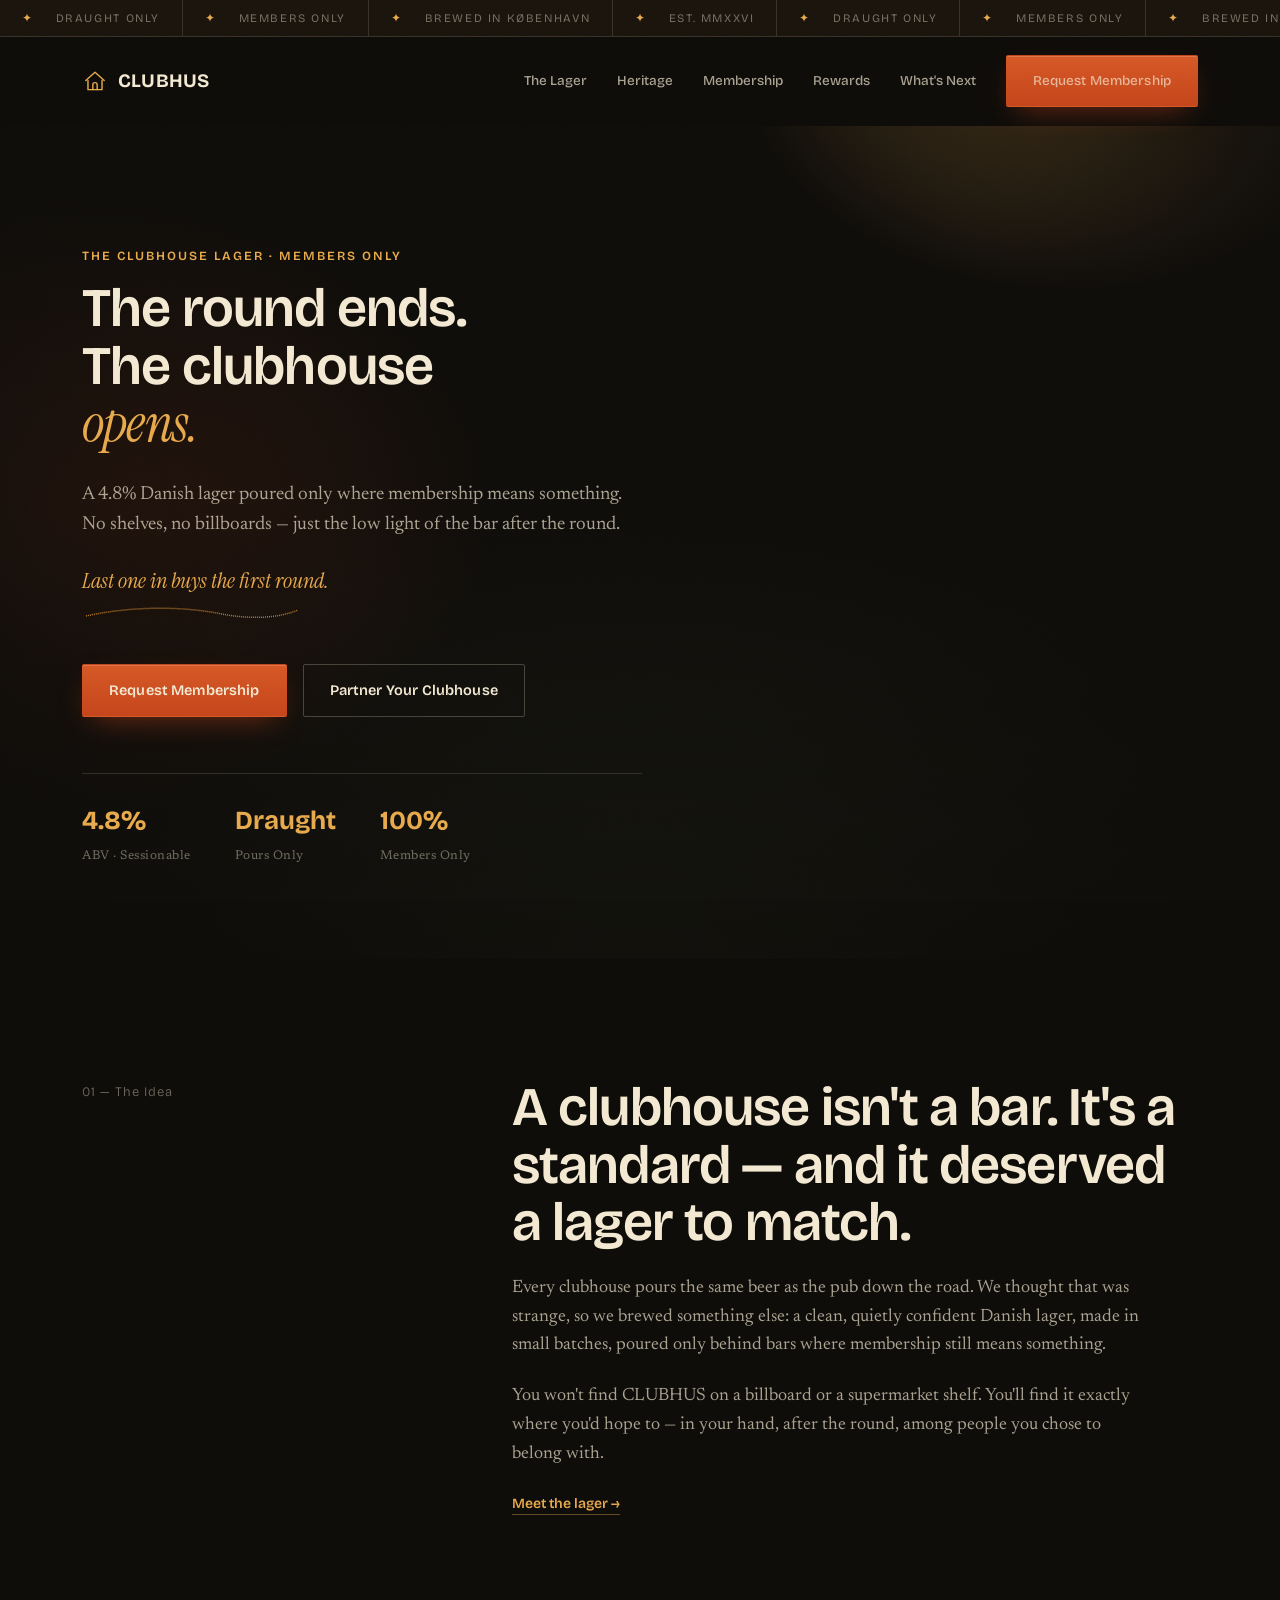
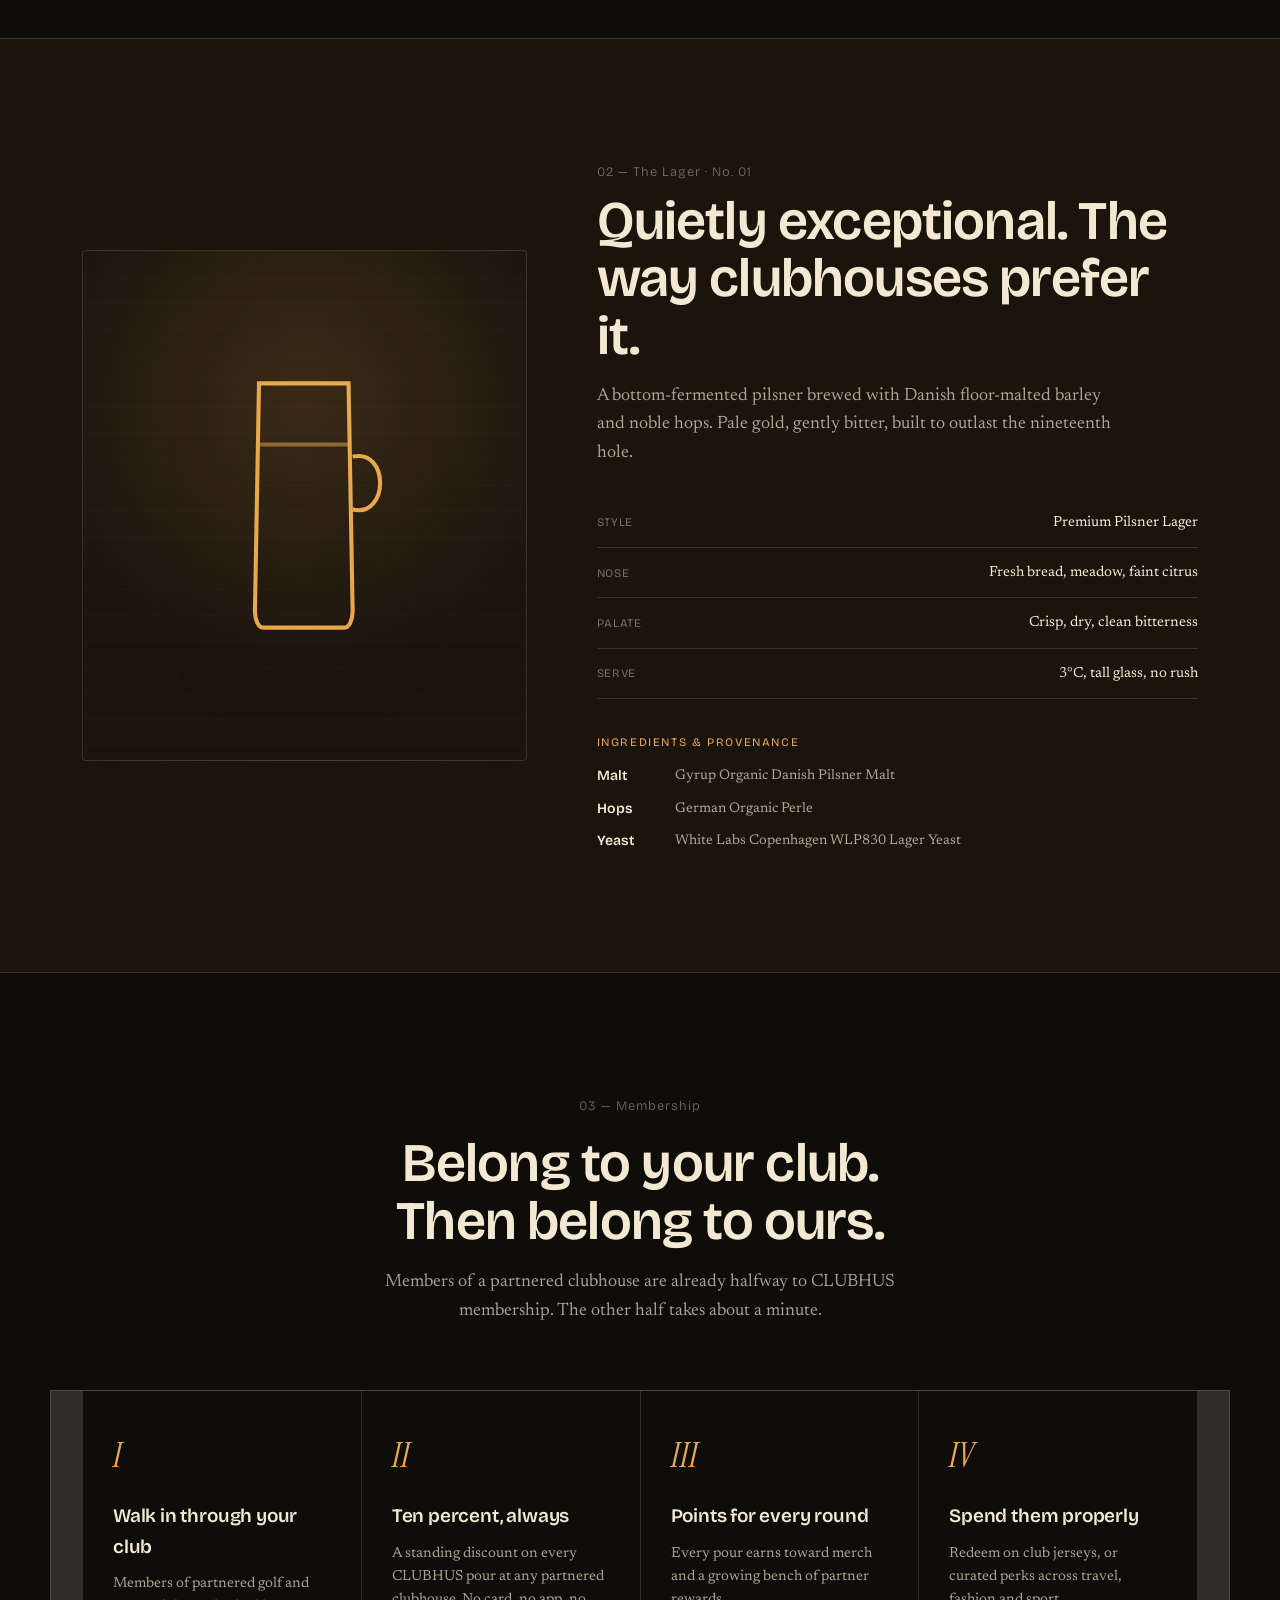
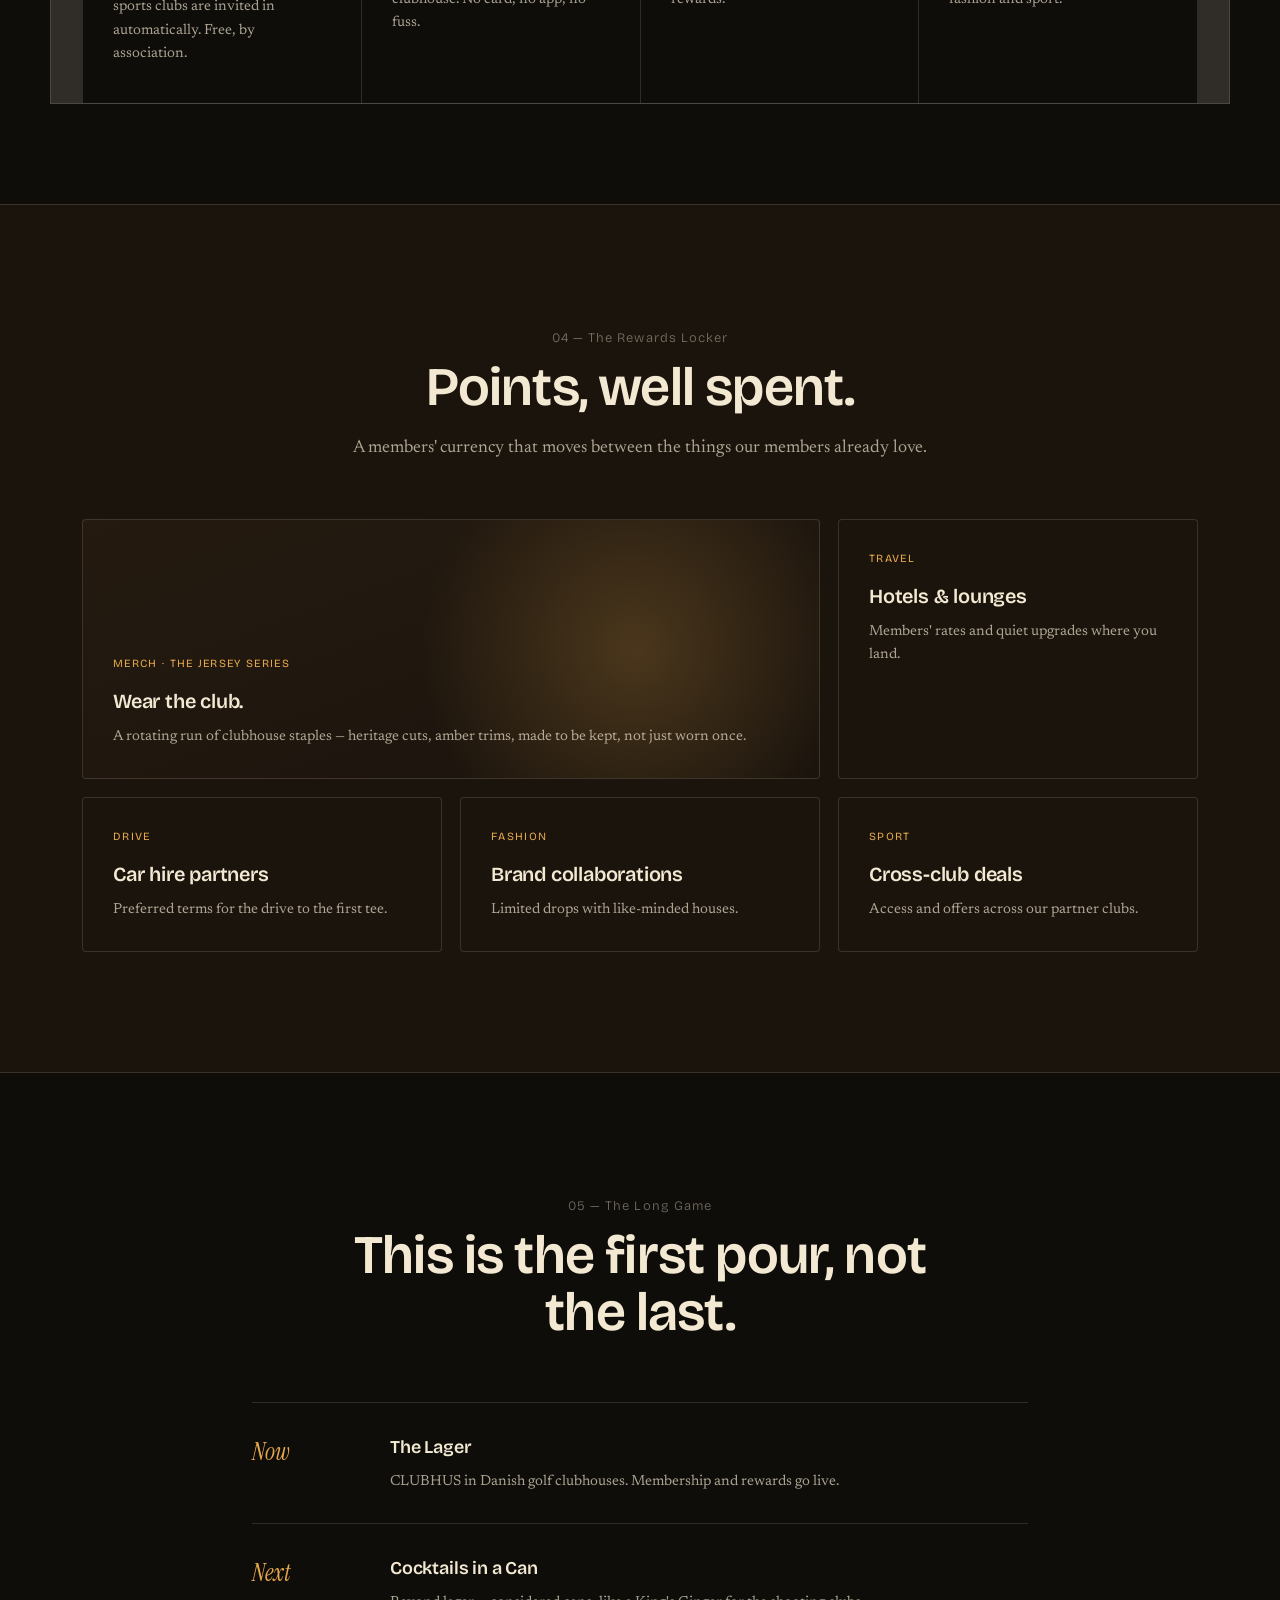
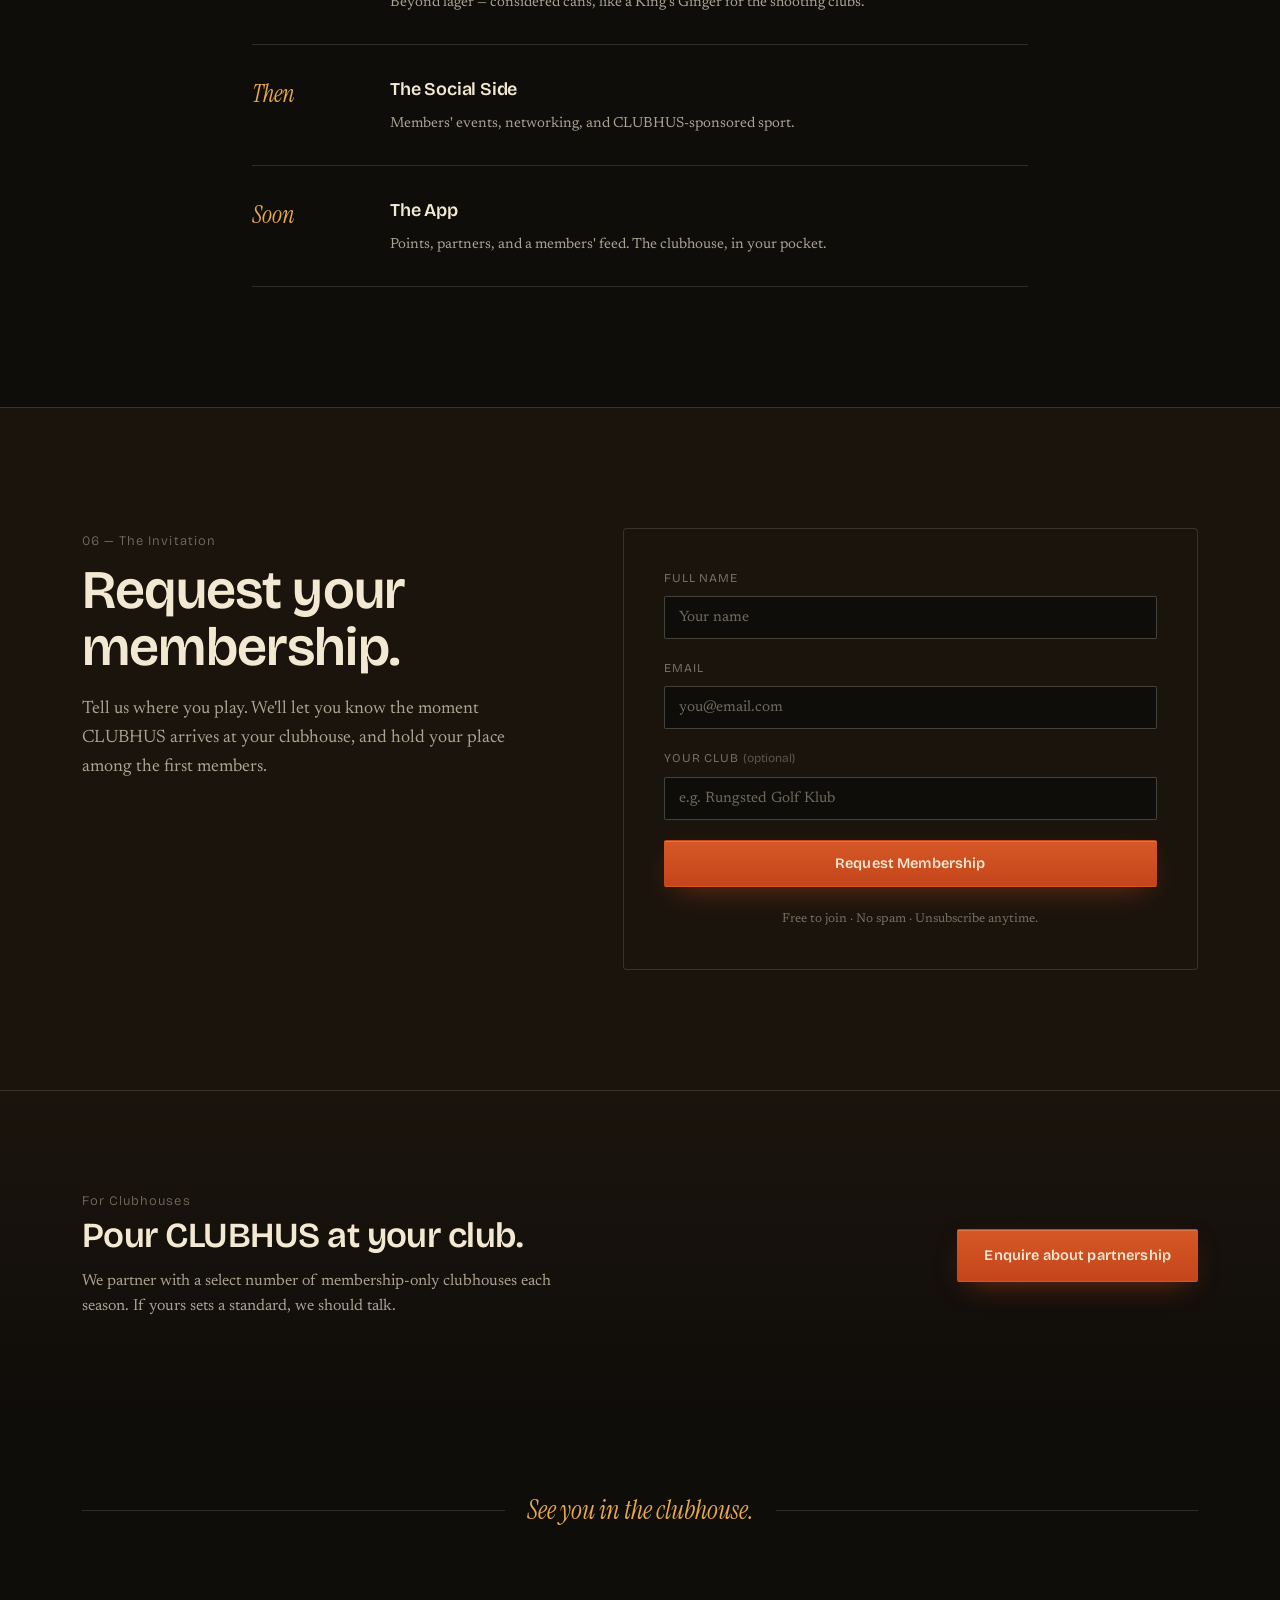
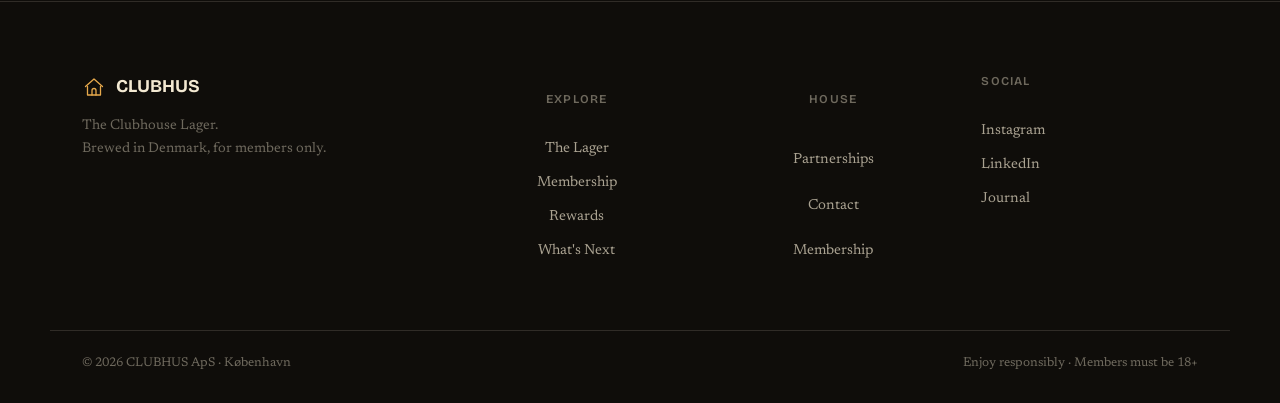
<file: versions/dusk-clubhouse.html>
<!doctype html>
<html lang="en">
<head>
<meta charset="UTF-8">
<meta name="viewport" content="width=device-width, initial-scale=1.0">
<meta name="theme-color" content="#0F0D0A">
<meta name="color-scheme" content="dark">
<title>CLUBHUS · The Nineteenth · Members Only</title>
<meta name="description" content="CLUBHUS is a 4.8% Danish lager poured only in membership-only clubhouses. No shelves, no ads — just the low light of the bar after the round.">
<meta name="robots" content="noindex, nofollow">
<meta property="og:title" content="CLUBHUS · The Nineteenth">
<meta property="og:description" content="A lager for the room after the round. Members only.">
<meta property="og:type" content="website">
<link rel="icon" href="data:image/svg+xml,%3Csvg xmlns='http://www.w3.org/2000/svg' viewBox='0 0 48 48'%3E%3Crect width='48' height='48' rx='9' fill='%230F0D0A'/%3E%3Cg fill='none' stroke='%23E7A94C' stroke-width='2.4' stroke-linecap='round' stroke-linejoin='round'%3E%3Cpath d='M9 24 L24 11 L39 24'/%3E%3Cpath d='M13 24 L13 38 L35 38 L35 24'/%3E%3C/g%3E%3C/svg%3E">

<link rel="preconnect" href="https://fonts.googleapis.com">
<link rel="preconnect" href="https://fonts.gstatic.com" crossorigin>
<link href="https://fonts.googleapis.com/css2?family=Bricolage+Grotesque:opsz,wght@12..96,200..800&family=Newsreader:ital,opsz,wght@0,6..72,300..600;1,6..72,300..600&family=Instrument+Serif:ital@0;1&display=swap" rel="stylesheet">

<style>
  :root{
    --void:        #0F0D0A;
    --void-2:      #1B140D;
    --void-3:      #241a10;
    --parchment:   #F3E9D2;
    --parchment-70: rgba(243,233,210,.68);
    --parchment-45: rgba(243,233,210,.42);
    --amber:       #E7A94C;
    --amber-dim:   #B87A2A;
    --ember:       #C4451B;
    --moss:        #4C6B45;
    --line:        rgba(243,233,210,.14);
    --line-strong: rgba(243,233,210,.24);
    --display: 'Bricolage Grotesque', ui-sans-serif, sans-serif;
    --serif:   'Newsreader', Georgia, serif;
    --script:  'Instrument Serif', Georgia, serif;
    --maxw: 1180px;
    --ease: cubic-bezier(.16,.84,.44,1);
  }

  *{box-sizing:border-box;}
  html{scroll-behavior:smooth;}
  body{
    margin:0;
    background:var(--void);
    color:var(--parchment);
    font-family:var(--serif);
    font-size:17px;
    line-height:1.6;
    -webkit-font-smoothing:antialiased;
    position:relative;
  }
  a{color:inherit;}
  img,svg{max-width:100%;display:block;}
  .wrap{max-width:var(--maxw); margin:0 auto; padding:0 32px;}
  ::selection{background:var(--amber); color:var(--void);}

  /* grain overlay for atmosphere */
  body::before{
    content:"";
    position:fixed; inset:0; z-index:200; pointer-events:none;
    opacity:.05; mix-blend-mode:overlay;
    background-image:url("data:image/svg+xml,%3Csvg xmlns='http://www.w3.org/2000/svg' width='120' height='120'%3E%3Cfilter id='n'%3E%3CfeTurbulence type='fractalNoise' baseFrequency='0.9' numOctaves='2' stitchTiles='stitch'/%3E%3C/filter%3E%3Crect width='100%25' height='100%25' filter='url(%23n)'/%3E%3C/svg%3E");
  }

  h1,h2,h3,h4{font-family:var(--display); margin:0; font-weight:600; letter-spacing:-.01em;}
  p{margin:0;}
  .display{font-family:var(--display); font-weight:600; font-size:clamp(2rem,4.4vw,3.4rem); line-height:1.06; letter-spacing:-.015em; color:var(--parchment);}
  .display em{font-family:var(--script); font-style:italic; font-weight:400; color:var(--amber);}
  .script{font-family:var(--script); font-style:italic; font-weight:400;}
  .eyebrow{
    font-family:var(--display); font-weight:600; font-size:12.5px;
    letter-spacing:.16em; text-transform:uppercase; color:var(--amber);
    margin:0 0 14px;
  }
  .num{
    display:inline-block; font-family:var(--display); font-weight:300; font-size:13px;
    color:var(--parchment-45); letter-spacing:.08em; margin-bottom:10px;
  }

  /* buttons */
  .btn{
    display:inline-flex; align-items:center; gap:8px; justify-content:center;
    font-family:var(--display); font-weight:600; font-size:14.5px; letter-spacing:.01em;
    padding:14px 26px; border-radius:2px; border:1px solid transparent;
    cursor:pointer; text-decoration:none; transition:transform .35s var(--ease), box-shadow .35s var(--ease), background .25s ease, border-color .25s ease;
    white-space:nowrap;
  }
  .btn--ember{
    background:linear-gradient(180deg,#D65826,var(--ember));
    color:var(--parchment); box-shadow:0 1px 0 rgba(255,255,255,.18) inset, 0 10px 30px -12px rgba(196,69,27,.65);
  }
  .btn--ember:hover{transform:translateY(-2px); box-shadow:0 1px 0 rgba(255,255,255,.24) inset, 0 16px 34px -10px rgba(196,69,27,.85);}
  .btn--line{border-color:var(--line-strong); color:var(--parchment);}
  .btn--line:hover{border-color:var(--amber); color:var(--amber); transform:translateY(-2px);}
  .btn--block{width:100%;}

  .textlink{
    font-family:var(--display); font-weight:600; font-size:14px; color:var(--amber);
    text-decoration:none; border-bottom:1px solid rgba(231,169,76,.4); padding-bottom:2px;
    transition:border-color .2s ease;
  }
  .textlink:hover{border-color:var(--amber);}

  /* ---------- ticker ---------- */
  .ticker{background:var(--void-2); border-bottom:1px solid var(--line); overflow:hidden; white-space:nowrap;}
  .ticker__track{display:inline-flex; animation:tick 26s linear infinite;}
  .ticker__track span{
    display:inline-flex; align-items:center; gap:22px;
    font-family:var(--display); font-size:11.5px; letter-spacing:.14em; text-transform:uppercase;
    color:var(--parchment-45); padding:9px 22px; border-right:1px solid var(--line);
  }
  .ticker__track span i{color:var(--amber); font-style:normal;}
  @keyframes tick{from{transform:translateX(0);} to{transform:translateX(-50%);}}

  /* ---------- nav ---------- */
  header{position:sticky; top:0; z-index:100; backdrop-filter:blur(10px); background:rgba(15,13,10,.72); border-bottom:1px solid transparent; transition:border-color .3s ease, background .3s ease;}
  header.scrolled{border-color:var(--line); background:rgba(15,13,10,.92);}
  nav{display:flex; align-items:center; justify-content:space-between; padding:18px 32px; max-width:var(--maxw); margin:0 auto;}
  .logo{display:flex; align-items:center; gap:10px; text-decoration:none;}
  .logo svg{width:26px; height:26px; color:var(--amber);}
  .logo span{font-family:var(--display); font-weight:700; font-size:19px; letter-spacing:.01em; color:var(--parchment);}
  .navlinks{display:flex; gap:30px; align-items:center;}
  .navlinks a{font-family:var(--display); font-size:13.5px; font-weight:500; text-decoration:none; color:var(--parchment-70); transition:color .2s ease; position:relative;}
  .navlinks a:not(.btn):after{content:""; position:absolute; left:0; right:0; bottom:-4px; height:1px; background:var(--amber); transform:scaleX(0); transform-origin:right; transition:transform .3s var(--ease);}
  .navlinks a:not(.btn):hover{color:var(--parchment);}
  .navlinks a:not(.btn):hover:after{transform:scaleX(1); transform-origin:left;}
  .burger{display:none; background:none; border:0; color:var(--parchment); width:34px; height:34px; cursor:pointer;}

  /* ---------- hero ---------- */
  .hero{position:relative; padding:120px 0 90px; overflow:hidden;}
  .hero__glow{
    position:absolute; inset:-20% -10% auto -10%; height:120%; z-index:0; pointer-events:none;
    background:
      radial-gradient(560px 420px at 78% 8%, rgba(231,169,76,.30), transparent 60%),
      radial-gradient(700px 500px at 12% 55%, rgba(196,69,27,.16), transparent 62%),
      radial-gradient(1100px 700px at 50% 100%, rgba(76,107,69,.10), transparent 65%);
    animation:drift 18s ease-in-out infinite alternate;
  }
  @keyframes drift{from{transform:translate(0,0) scale(1);} to{transform:translate(-2%,2%) scale(1.04);}}
  .hero__vignette{position:absolute; inset:0; z-index:0; pointer-events:none; background:radial-gradient(ellipse at 50% 30%, transparent 40%, var(--void) 92%);}
  .hero__inner{position:relative; z-index:1; max-width:var(--maxw); margin:0 auto; padding:0 32px;}

  .hero__eyebrow{opacity:0; transform:translateY(14px); animation:rise .9s var(--ease) forwards; animation-delay:.1s;}
  .hero__title{margin:0 0 26px;}
  .hero__title .line{display:block; overflow:hidden;}
  .hero__title .line span{display:block; opacity:0; transform:translateY(100%); animation:rise .9s var(--ease) forwards;}
  .hero__title .line:nth-child(1) span{animation-delay:.22s;}
  .hero__title .line:nth-child(2) span{animation-delay:.36s;}
  .hero__title .line:nth-child(3) span{animation-delay:.5s;}
  @keyframes rise{to{opacity:1; transform:translateY(0);}}

  .hero__lede{max-width:560px; font-size:19px; color:var(--parchment-70); margin:0 0 22px; opacity:0; animation:rise .9s var(--ease) forwards; animation-delay:.64s;}
  .hero__slogan{font-size:22px; color:var(--amber); margin:0 0 40px; display:inline-flex; flex-direction:column; opacity:0; animation:rise .9s var(--ease) forwards; animation-delay:.76s;}
  .hero__flourish{width:220px; margin-top:6px;}
  .hero__flourish path{fill:none; stroke:var(--amber-dim); stroke-width:1.5; stroke-dasharray:1; stroke-dashoffset:1; pathLength:1; animation:draw 1.4s var(--ease) forwards; animation-delay:1.1s;}
  @keyframes draw{to{stroke-dashoffset:0;}}

  .hero__actions{display:flex; gap:16px; flex-wrap:wrap; margin-bottom:56px; opacity:0; animation:rise .9s var(--ease) forwards; animation-delay:.9s;}

  .hero__meta{list-style:none; display:flex; gap:44px; padding:26px 0 0; margin:0; border-top:1px solid var(--line); max-width:560px; opacity:0; animation:rise .9s var(--ease) forwards; animation-delay:1.05s;}
  .hero__meta strong{display:block; font-family:var(--display); font-size:26px; font-weight:700; color:var(--amber);}
  .hero__meta span{font-size:12.5px; color:var(--parchment-45); letter-spacing:.04em;}

  /* ---------- reveal on scroll ---------- */
  .reveal{opacity:0; transform:translateY(28px); transition:opacity .9s var(--ease), transform .9s var(--ease);}
  .reveal.in{opacity:1; transform:translateY(0);}

  /* ---------- section shell ---------- */
  section{position:relative;}
  .section-dark{background:var(--void);}
  .section-panel{background:var(--void-2); border-top:1px solid var(--line); border-bottom:1px solid var(--line);}

  /* ---------- story ---------- */
  .story{padding:120px 0;}
  .story__inner{max-width:var(--maxw); margin:0 auto; padding:0 32px; display:grid; grid-template-columns:.7fr 1.3fr; gap:60px;}
  .story__body p{color:var(--parchment-70); font-size:18px; margin:22px 0; max-width:640px;}
  .story__body h2{margin-bottom:8px;}

  /* ---------- beer ---------- */
  .beer{padding:120px 0;}
  .beer__inner{max-width:var(--maxw); margin:0 auto; padding:0 32px; display:grid; grid-template-columns:.85fr 1.15fr; gap:70px; align-items:center;}
  .beer__visual{position:relative; aspect-ratio:1/1.15; border:1px solid var(--line); border-radius:4px; display:flex; align-items:center; justify-content:center; background:
      radial-gradient(circle at 50% 30%, rgba(231,169,76,.16), transparent 65%), var(--void-2);
      overflow:hidden;}
  .beer__visual:before{content:""; position:absolute; inset:0; background:repeating-linear-gradient(180deg, rgba(243,233,210,.02) 0 1px, transparent 1px 26px);}
  .beer__glass{width:46%; color:var(--amber); position:relative; z-index:1; filter:drop-shadow(0 20px 40px rgba(0,0,0,.5));}
  .beer__content .eyebrow{margin-top:0;}
  .beer__lede{font-size:18px; color:var(--parchment-70); margin:16px 0 30px; max-width:520px;}
  .notes{list-style:none; margin:0 0 34px; padding:0; display:grid; gap:0;}
  .notes li{display:flex; justify-content:space-between; gap:20px; padding:13px 0; border-bottom:1px solid var(--line); font-size:14.5px;}
  .notes__k{font-family:var(--display); color:var(--parchment-45); letter-spacing:.06em; text-transform:uppercase; font-size:11.5px; align-self:center;}
  .notes__v{color:var(--parchment); text-align:right;}
  .ingredients__title{font-family:var(--display); font-size:11.5px; letter-spacing:.14em; text-transform:uppercase; color:var(--amber); margin:0 0 14px;}
  .ingredients__list{list-style:none; margin:0; padding:0; display:grid; gap:10px;}
  .ingredients__list li{display:flex; gap:14px; font-size:14px; color:var(--parchment-70);}
  .ingredients__k{font-family:var(--display); font-weight:600; color:var(--parchment); min-width:64px;}

  /* ---------- membership ---------- */
  .membership{padding:120px 0 100px;}
  .membership__head{max-width:640px; margin:0 auto 64px; text-align:center; padding:0 32px;}
  .membership__head .display{margin-top:8px;}
  .membership__lede{color:var(--parchment-70); font-size:18px; margin-top:18px;}
  .steps{max-width:var(--maxw); margin:0 auto; padding:0 32px; display:grid; grid-template-columns:repeat(4,1fr); gap:1px; background:var(--line); border:1px solid var(--line);}
  .step{background:var(--void); padding:38px 30px; transition:background .3s ease;}
  .step:hover{background:var(--void-2);}
  .step__num{font-family:var(--script); font-style:italic; font-size:34px; color:var(--amber); display:block; margin-bottom:18px;}
  .step h3{font-size:19px; margin-bottom:10px;}
  .step p{color:var(--parchment-70); font-size:14.5px;}

  /* ---------- rewards ---------- */
  .rewards{padding:120px 0;}
  .rewards__head{max-width:640px; padding:0 32px; margin:0 auto 56px; text-align:center;}
  .rewards__lede{color:var(--parchment-70); font-size:18px; margin-top:18px;}
  .rewards__grid{max-width:var(--maxw); margin:0 auto; padding:0 32px; display:grid; grid-template-columns:repeat(3,1fr); gap:18px;}
  .reward{border:1px solid var(--line); border-radius:4px; padding:30px; background:var(--void-2); transition:border-color .3s ease, transform .3s var(--ease);}
  .reward:hover{border-color:var(--amber-dim); transform:translateY(-4px);}
  .reward--wide{grid-column:span 2; position:relative; min-height:260px; display:flex; flex-direction:column; justify-content:flex-end; overflow:hidden;
    background:linear-gradient(160deg, var(--void-3), var(--void-2));}
  .reward--wide:before{content:""; position:absolute; top:-30%; right:-10%; width:70%; height:160%;
    background:radial-gradient(circle, rgba(231,169,76,.22), transparent 65%); pointer-events:none;}
  .reward__tag{font-family:var(--display); font-size:11px; letter-spacing:.12em; text-transform:uppercase; color:var(--amber); margin-bottom:12px; position:relative; z-index:1;}
  .reward h3{font-size:20px; margin-bottom:8px; position:relative; z-index:1;}
  .reward p{color:var(--parchment-70); font-size:14.5px; position:relative; z-index:1;}

  /* ---------- roadmap ---------- */
  .future{padding:120px 0;}
  .future__head{max-width:640px; padding:0 32px; margin:0 auto 60px; text-align:center;}
  .timeline{list-style:none; margin:0 auto; padding:0 32px; max-width:840px; display:grid; gap:0;}
  .timeline li{display:grid; grid-template-columns:110px 1fr; gap:28px; padding:30px 0; border-top:1px solid var(--line);}
  .timeline li:last-child{border-bottom:1px solid var(--line);}
  .timeline__yr{font-family:var(--script); font-style:italic; font-size:24px; color:var(--amber);}
  .timeline h3{font-size:18px; margin-bottom:8px;}
  .timeline p{color:var(--parchment-70); font-size:14.5px; max-width:520px;}

  /* ---------- join ---------- */
  .join{padding:120px 0;}
  .join__inner{max-width:var(--maxw); margin:0 auto; padding:0 32px; display:grid; grid-template-columns:.9fr 1.1fr; gap:70px; align-items:start;}
  .join__copy p{color:var(--parchment-70); font-size:18px; margin-top:18px; max-width:440px;}
  .join__form{background:var(--void-2); border:1px solid var(--line); border-radius:4px; padding:40px; display:grid; gap:20px;}
  .field{display:grid; gap:8px;}
  .field label{font-family:var(--display); font-size:12px; letter-spacing:.08em; text-transform:uppercase; color:var(--parchment-45);}
  .field__opt{text-transform:none; letter-spacing:0; opacity:.7;}
  .field input{
    background:var(--void); border:1px solid var(--line-strong); border-radius:2px; padding:13px 14px;
    color:var(--parchment); font-family:var(--serif); font-size:15px; transition:border-color .2s ease, box-shadow .2s ease;
  }
  .field input:focus{outline:none; border-color:var(--amber); box-shadow:0 0 0 3px rgba(231,169,76,.16);}
  .field input::placeholder{color:var(--parchment-45);}
  .join__note{font-size:12.5px; color:var(--parchment-45); text-align:center; margin-top:2px;}

  /* ---------- partner ---------- */
  .partner{padding:100px 0; background:linear-gradient(180deg, var(--void-2), var(--void));}
  .partner__inner{max-width:var(--maxw); margin:0 auto; padding:0 32px; display:flex; justify-content:space-between; align-items:center; gap:40px; flex-wrap:wrap;}
  .partner__inner p{color:var(--parchment-70); font-size:16px; margin-top:14px; max-width:480px;}

  /* ---------- signoff ---------- */
  .signoff{display:flex; align-items:center; gap:22px; max-width:var(--maxw); margin:0 auto; padding:70px 32px;}
  .signoff__rule{flex:1; height:1px; background:var(--line);}
  .signoff__line{font-size:26px; color:var(--amber); white-space:nowrap;}

  /* ---------- footer ---------- */
  footer{border-top:1px solid var(--line); padding:70px 0 30px;}
  .footer__inner{max-width:var(--maxw); margin:0 auto; padding:0 32px; display:grid; grid-template-columns:1.6fr 1fr 1fr 1fr; gap:40px;}
  .footer__mark{display:flex; align-items:center; gap:10px; margin-bottom:14px;}
  .footer__mark svg{width:24px; height:24px; color:var(--amber);}
  .footer__mark span{font-family:var(--display); font-weight:700; font-size:18px;}
  .footer__tag{color:var(--parchment-45); font-size:14px; line-height:1.6;}
  .footer__col h4{font-family:var(--display); font-size:12px; letter-spacing:.1em; text-transform:uppercase; color:var(--parchment-45); margin-bottom:16px;}
  .footer__col{display:flex; flex-direction:column; gap:11px;}
  .footer__col a{text-decoration:none; color:var(--parchment-70); font-size:14.5px; transition:color .2s ease;}
  .footer__col a:hover{color:var(--amber);}
  .footer__base{max-width:var(--maxw); margin:50px auto 0; padding:22px 32px 0; border-top:1px solid var(--line); display:flex; justify-content:space-between; gap:20px; flex-wrap:wrap; font-size:12.5px; color:var(--parchment-45);}

  /* ---------- responsive ---------- */
  @media (max-width:920px){
    .story__inner,.beer__inner,.join__inner{grid-template-columns:1fr; gap:36px;}
    .steps{grid-template-columns:1fr 1fr;}
    .rewards__grid{grid-template-columns:1fr 1fr;}
    .reward--wide{grid-column:span 2;}
    .footer__inner{grid-template-columns:1fr 1fr;}
  }
  @media (max-width:680px){
    .navlinks{position:fixed; inset:64px 0 0 0; background:var(--void); flex-direction:column; align-items:flex-start; padding:30px 32px; gap:22px; transform:translateY(-12px); opacity:0; pointer-events:none; transition:opacity .25s ease, transform .25s ease;}
    .navlinks.open{opacity:1; transform:translateY(0); pointer-events:auto;}
    .burger{display:block;}
    .nav-cta-inline{display:none;}
    .steps{grid-template-columns:1fr;}
    .rewards__grid{grid-template-columns:1fr;}
    .reward--wide{grid-column:span 1;}
    .timeline li{grid-template-columns:1fr;}
    .partner__inner{flex-direction:column; align-items:flex-start;}
    .footer__inner{grid-template-columns:1fr 1fr;}
    .hero{padding:96px 0 60px;}
  }

  @media (prefers-reduced-motion:reduce){
    *{animation-duration:.01ms !important; animation-iteration-count:1 !important; transition-duration:.01ms !important;}
  }
</style>
</head>
<body>

  <!-- Ticker -->
  <div class="ticker">
    <div class="ticker__track">
      <span><i>✦</i>Draught Only</span><span><i>✦</i>Members Only</span><span><i>✦</i>Brewed in København</span><span><i>✦</i>Est. MMXXVI</span>
      <span><i>✦</i>Draught Only</span><span><i>✦</i>Members Only</span><span><i>✦</i>Brewed in København</span><span><i>✦</i>Est. MMXXVI</span>
    </div>
  </div>

  <!-- Nav -->
  <header id="header">
    <nav>
      <a href="#top" class="logo">
        <svg viewBox="0 0 48 48" fill="none" stroke="currentColor" stroke-width="2.6" stroke-linecap="round" stroke-linejoin="round" aria-hidden="true">
          <path d="M7,23 L24,8 L41,23"/>
          <path d="M11,23 L11,40 L37,40 L37,23"/>
          <path d="M20,40 L20,31 a4,4 0 0 1 8,0 L28,40"/>
        </svg>
        <span>CLUBHUS</span>
      </a>
      <div class="navlinks" id="navlinks">
        <a href="#beer">The Lager</a>
        <a href="#story">Heritage</a>
        <a href="#membership">Membership</a>
        <a href="#rewards">Rewards</a>
        <a href="#future">What's Next</a>
        <a href="#join" class="btn btn--ember">Request Membership</a>
      </div>
      <button class="burger" id="burger" aria-label="Open menu" aria-expanded="false">
        <svg viewBox="0 0 24 24" width="24" height="24" fill="none" stroke="currentColor" stroke-width="2" stroke-linecap="round"><path d="M3 6h18M3 12h18M3 18h18"/></svg>
      </button>
    </nav>
  </header>

  <!-- Hero -->
  <section class="hero" id="top">
    <div class="hero__glow" aria-hidden="true"></div>
    <div class="hero__vignette" aria-hidden="true"></div>
    <div class="hero__inner">
      <p class="eyebrow hero__eyebrow">The Clubhouse Lager · Members Only</p>
      <h1 class="hero__title display">
        <span class="line"><span>The round ends.</span></span>
        <span class="line"><span>The clubhouse</span></span>
        <span class="line"><span><em>opens.</em></span></span>
      </h1>
      <p class="hero__lede">A 4.8% Danish lager poured only where membership means something. No shelves, no billboards &mdash; just the low light of the bar after the round.</p>
      <p class="hero__slogan script">
        Last one in buys the first round.
        <svg class="hero__flourish" viewBox="0 0 220 20" aria-hidden="true" preserveAspectRatio="none">
          <path d="M4,12 C50,2 100,2 140,10 C165,15 195,15 216,6"></path>
        </svg>
      </p>
      <div class="hero__actions">
        <a href="#join" class="btn btn--ember">Request Membership</a>
        <a href="#partner" class="btn btn--line">Partner Your Clubhouse</a>
      </div>
      <ul class="hero__meta">
        <li><strong data-count="4.8" data-suffix="%">0</strong><span>ABV · Sessionable</span></li>
        <li><strong data-static="Draught">0</strong><span>Pours Only</span></li>
        <li><strong data-count="100" data-suffix="%">0</strong><span>Members Only</span></li>
      </ul>
    </div>
  </section>

  <!-- Heritage -->
  <section class="story section-dark" id="story">
    <div class="story__inner">
      <div class="reveal">
        <span class="num">01 &mdash; The Idea</span>
      </div>
      <div class="story__body reveal">
        <h2 class="display">A clubhouse isn't a bar. It's a standard &mdash; and it deserved a lager to match.</h2>
        <p>Every clubhouse pours the same beer as the pub down the road. We thought that was strange, so we brewed something else: a clean, quietly confident Danish lager, made in small batches, poured only behind bars where membership still means something.</p>
        <p>You won't find CLUBHUS on a billboard or a supermarket shelf. You'll find it exactly where you'd hope to &mdash; in your hand, after the round, among people you chose to belong with.</p>
        <a href="#beer" class="textlink">Meet the lager &rarr;</a>
      </div>
    </div>
  </section>

  <!-- The Lager -->
  <section class="beer section-panel" id="beer">
    <div class="beer__inner">
      <div class="beer__visual reveal" aria-hidden="true">
        <svg class="beer__glass" viewBox="0 0 100 140" fill="none" stroke="currentColor" stroke-width="2">
          <path d="M28 10 L26 122 a4 8 0 0 0 4 8 h40 a4 8 0 0 0 4 -8 L72 10 Z"/>
          <path d="M28 40 L72 40" stroke-opacity=".5"/>
          <path d="M74 46 c18 -4 18 30 0 26" />
        </svg>
      </div>
      <div class="beer__content reveal">
        <span class="num">02 &mdash; The Lager · No. 01</span>
        <h2 class="display">Quietly exceptional. The way clubhouses prefer it.</h2>
        <p class="beer__lede">A bottom-fermented pilsner brewed with Danish floor-malted barley and noble hops. Pale gold, gently bitter, built to outlast the nineteenth hole.</p>
        <ul class="notes">
          <li><span class="notes__k">Style</span><span class="notes__v">Premium Pilsner Lager</span></li>
          <li><span class="notes__k">Nose</span><span class="notes__v">Fresh bread, meadow, faint citrus</span></li>
          <li><span class="notes__k">Palate</span><span class="notes__v">Crisp, dry, clean bitterness</span></li>
          <li><span class="notes__k">Serve</span><span class="notes__v">3&deg;C, tall glass, no rush</span></li>
        </ul>
        <div class="ingredients">
          <p class="ingredients__title">Ingredients &amp; Provenance</p>
          <ul class="ingredients__list">
            <li><span class="ingredients__k">Malt</span><span>Gyrup Organic Danish Pilsner Malt</span></li>
            <li><span class="ingredients__k">Hops</span><span>German Organic Perle</span></li>
            <li><span class="ingredients__k">Yeast</span><span>White Labs Copenhagen WLP830 Lager Yeast</span></li>
          </ul>
        </div>
      </div>
    </div>
  </section>

  <!-- Membership -->
  <section class="membership section-dark" id="membership">
    <div class="membership__head reveal">
      <span class="num">03 &mdash; Membership</span>
      <h2 class="display">Belong to your club. Then belong to ours.</h2>
      <p class="membership__lede">Members of a partnered clubhouse are already halfway to CLUBHUS membership. The other half takes about a minute.</p>
    </div>
    <div class="steps">
      <article class="step reveal">
        <span class="step__num">I</span>
        <h3>Walk in through your club</h3>
        <p>Members of partnered golf and sports clubs are invited in automatically. Free, by association.</p>
      </article>
      <article class="step reveal">
        <span class="step__num">II</span>
        <h3>Ten percent, always</h3>
        <p>A standing discount on every CLUBHUS pour at any partnered clubhouse. No card, no app, no fuss.</p>
      </article>
      <article class="step reveal">
        <span class="step__num">III</span>
        <h3>Points for every round</h3>
        <p>Every pour earns toward merch and a growing bench of partner rewards.</p>
      </article>
      <article class="step reveal">
        <span class="step__num">IV</span>
        <h3>Spend them properly</h3>
        <p>Redeem on club jerseys, or curated perks across travel, fashion and sport.</p>
      </article>
    </div>
  </section>

  <!-- Rewards -->
  <section class="rewards section-panel" id="rewards">
    <div class="rewards__head reveal">
      <span class="num">04 &mdash; The Rewards Locker</span>
      <h2 class="display">Points, well spent.</h2>
      <p class="rewards__lede">A members' currency that moves between the things our members already love.</p>
    </div>
    <div class="rewards__grid">
      <article class="reward reward--wide reveal">
        <div class="reward__tag">Merch &middot; The Jersey Series</div>
        <h3>Wear the club.</h3>
        <p>A rotating run of clubhouse staples &mdash; heritage cuts, amber trims, made to be kept, not just worn once.</p>
      </article>
      <article class="reward reveal">
        <div class="reward__tag">Travel</div>
        <h3>Hotels &amp; lounges</h3>
        <p>Members' rates and quiet upgrades where you land.</p>
      </article>
      <article class="reward reveal">
        <div class="reward__tag">Drive</div>
        <h3>Car hire partners</h3>
        <p>Preferred terms for the drive to the first tee.</p>
      </article>
      <article class="reward reveal">
        <div class="reward__tag">Fashion</div>
        <h3>Brand collaborations</h3>
        <p>Limited drops with like-minded houses.</p>
      </article>
      <article class="reward reveal">
        <div class="reward__tag">Sport</div>
        <h3>Cross-club deals</h3>
        <p>Access and offers across our partner clubs.</p>
      </article>
    </div>
  </section>

  <!-- Roadmap -->
  <section class="future section-dark" id="future">
    <div class="future__head reveal">
      <span class="num">05 &mdash; The Long Game</span>
      <h2 class="display">This is the first pour, not the last.</h2>
    </div>
    <ol class="timeline">
      <li class="reveal">
        <span class="timeline__yr">Now</span>
        <div><h3>The Lager</h3><p>CLUBHUS in Danish golf clubhouses. Membership and rewards go live.</p></div>
      </li>
      <li class="reveal">
        <span class="timeline__yr">Next</span>
        <div><h3>Cocktails in a Can</h3><p>Beyond lager &mdash; considered cans, like a King's Ginger for the shooting clubs.</p></div>
      </li>
      <li class="reveal">
        <span class="timeline__yr">Then</span>
        <div><h3>The Social Side</h3><p>Members' events, networking, and CLUBHUS-sponsored sport.</p></div>
      </li>
      <li class="reveal">
        <span class="timeline__yr">Soon</span>
        <div><h3>The App</h3><p>Points, partners, and a members' feed. The clubhouse, in your pocket.</p></div>
      </li>
    </ol>
  </section>

  <!-- Join -->
  <section class="join section-panel" id="join">
    <div class="join__inner">
      <div class="join__copy reveal">
        <span class="num">06 &mdash; The Invitation</span>
        <h2 class="display">Request your membership.</h2>
        <p>Tell us where you play. We'll let you know the moment CLUBHUS arrives at your clubhouse, and hold your place among the first members.</p>
      </div>
      <form class="join__form reveal" id="joinForm" novalidate aria-describedby="formNote">
        <div class="field">
          <label for="name">Full name</label>
          <input type="text" id="name" name="name" autocomplete="name" placeholder="Your name" required>
        </div>
        <div class="field">
          <label for="email">Email</label>
          <input type="email" id="email" name="email" autocomplete="email" placeholder="you@email.com" required>
        </div>
        <div class="field">
          <label for="club">Your club <span class="field__opt">(optional)</span></label>
          <input type="text" id="club" name="club" placeholder="e.g. Rungsted Golf Klub">
        </div>
        <button type="submit" class="btn btn--ember btn--block">Request Membership</button>
        <p class="join__note" id="formNote" role="status" aria-live="polite">Free to join &middot; No spam &middot; Unsubscribe anytime.</p>
      </form>
    </div>
  </section>

  <!-- Partner -->
  <section class="partner" id="partner">
    <div class="partner__inner reveal">
      <div>
        <span class="num" style="margin-bottom:6px; display:block;">For Clubhouses</span>
        <h2 class="display" style="font-size:clamp(1.6rem,3vw,2.2rem);">Pour CLUBHUS at your club.</h2>
        <p>We partner with a select number of membership-only clubhouses each season. If yours sets a standard, we should talk.</p>
      </div>
      <a href="mailto:hello@clubhus.dk?subject=Clubhouse%20Partnership" class="btn btn--ember">Enquire about partnership</a>
    </div>
  </section>

  <!-- Signoff -->
  <div class="signoff">
    <span class="signoff__rule"></span>
    <p class="signoff__line script reveal">See you in the clubhouse.</p>
    <span class="signoff__rule"></span>
  </div>

  <!-- Footer -->
  <footer>
    <div class="footer__inner">
      <div>
        <div class="footer__mark">
          <svg viewBox="0 0 48 48" fill="none" stroke="currentColor" stroke-width="2.6" stroke-linecap="round" stroke-linejoin="round" aria-hidden="true">
            <path d="M7,23 L24,8 L41,23"/>
            <path d="M11,23 L11,40 L37,40 L37,23"/>
            <path d="M20,40 L20,31 a4,4 0 0 1 8,0 L28,40"/>
          </svg>
          <span>CLUBHUS</span>
        </div>
        <p class="footer__tag">The Clubhouse Lager.<br>Brewed in Denmark, for members only.</p>
      </div>
      <nav class="footer__col" aria-label="Explore">
        <h4>Explore</h4>
        <a href="#beer">The Lager</a>
        <a href="#membership">Membership</a>
        <a href="#rewards">Rewards</a>
        <a href="#future">What's Next</a>
      </nav>
      <nav class="footer__col" aria-label="House">
        <h4>House</h4>
        <a href="#partner">Partnerships</a>
        <a href="mailto:hello@clubhus.dk">Contact</a>
        <a href="#join">Membership</a>
      </nav>
      <div class="footer__col">
        <h4>Social</h4>
        <a href="#" aria-label="CLUBHUS on Instagram">Instagram</a>
        <a href="#" aria-label="CLUBHUS on LinkedIn">LinkedIn</a>
        <a href="#" aria-label="CLUBHUS journal">Journal</a>
      </div>
    </div>
    <div class="footer__base">
      <span>&copy; <span id="year">2026</span> CLUBHUS ApS &middot; K&oslash;benhavn</span>
      <span>Enjoy responsibly &middot; Members must be 18+</span>
    </div>
  </footer>

<script>
  document.getElementById('year').textContent = new Date().getFullYear();

  // sticky nav shadow
  const header = document.getElementById('header');
  addEventListener('scroll', () => {
    header.classList.toggle('scrolled', scrollY > 8);
  }, { passive: true });

  // mobile menu
  const burger = document.getElementById('burger');
  const navlinks = document.getElementById('navlinks');
  burger.addEventListener('click', () => {
    const open = navlinks.classList.toggle('open');
    burger.setAttribute('aria-expanded', open);
  });
  navlinks.querySelectorAll('a').forEach(a => a.addEventListener('click', () => {
    navlinks.classList.remove('open');
    burger.setAttribute('aria-expanded', 'false');
  }));

  // scroll reveal
  const io = new IntersectionObserver((entries) => {
    entries.forEach(e => { if (e.isIntersecting) { e.target.classList.add('in'); io.unobserve(e.target); } });
  }, { threshold: 0.15, rootMargin: '0px 0px -60px 0px' });
  document.querySelectorAll('.reveal').forEach(el => io.observe(el));

  // stat counters
  document.querySelectorAll('[data-count]').forEach(el => {
    const target = parseFloat(el.dataset.count);
    const suffix = el.dataset.suffix || '';
    const decimals = (el.dataset.count.split('.')[1] || '').length;
    const counterIo = new IntersectionObserver((entries) => {
      entries.forEach(e => {
        if (!e.isIntersecting) return;
        counterIo.unobserve(e.target);
        const start = performance.now();
        const dur = 1200;
        function frame(t){
          const p = Math.min(1, (t - start) / dur);
          const eased = 1 - Math.pow(1 - p, 3);
          el.textContent = (target * eased).toFixed(decimals) + suffix;
          if (p < 1) requestAnimationFrame(frame);
        }
        requestAnimationFrame(frame);
      });
    }, { threshold: 0.6 });
    counterIo.observe(el);
  });
  document.querySelectorAll('[data-static]').forEach(el => { el.textContent = el.dataset.static; });

  // form
  const form = document.getElementById('joinForm');
  const note = document.getElementById('formNote');
  form.addEventListener('submit', (e) => {
    e.preventDefault();
    if (!form.checkValidity()) { form.reportValidity(); return; }
    note.textContent = "You're on the list. See you in the clubhouse.";
    form.querySelector('button').textContent = 'Request Received';
    form.querySelectorAll('input, button').forEach(el => el.disabled = true);
  });
</script>
</body>
</html>
</file>
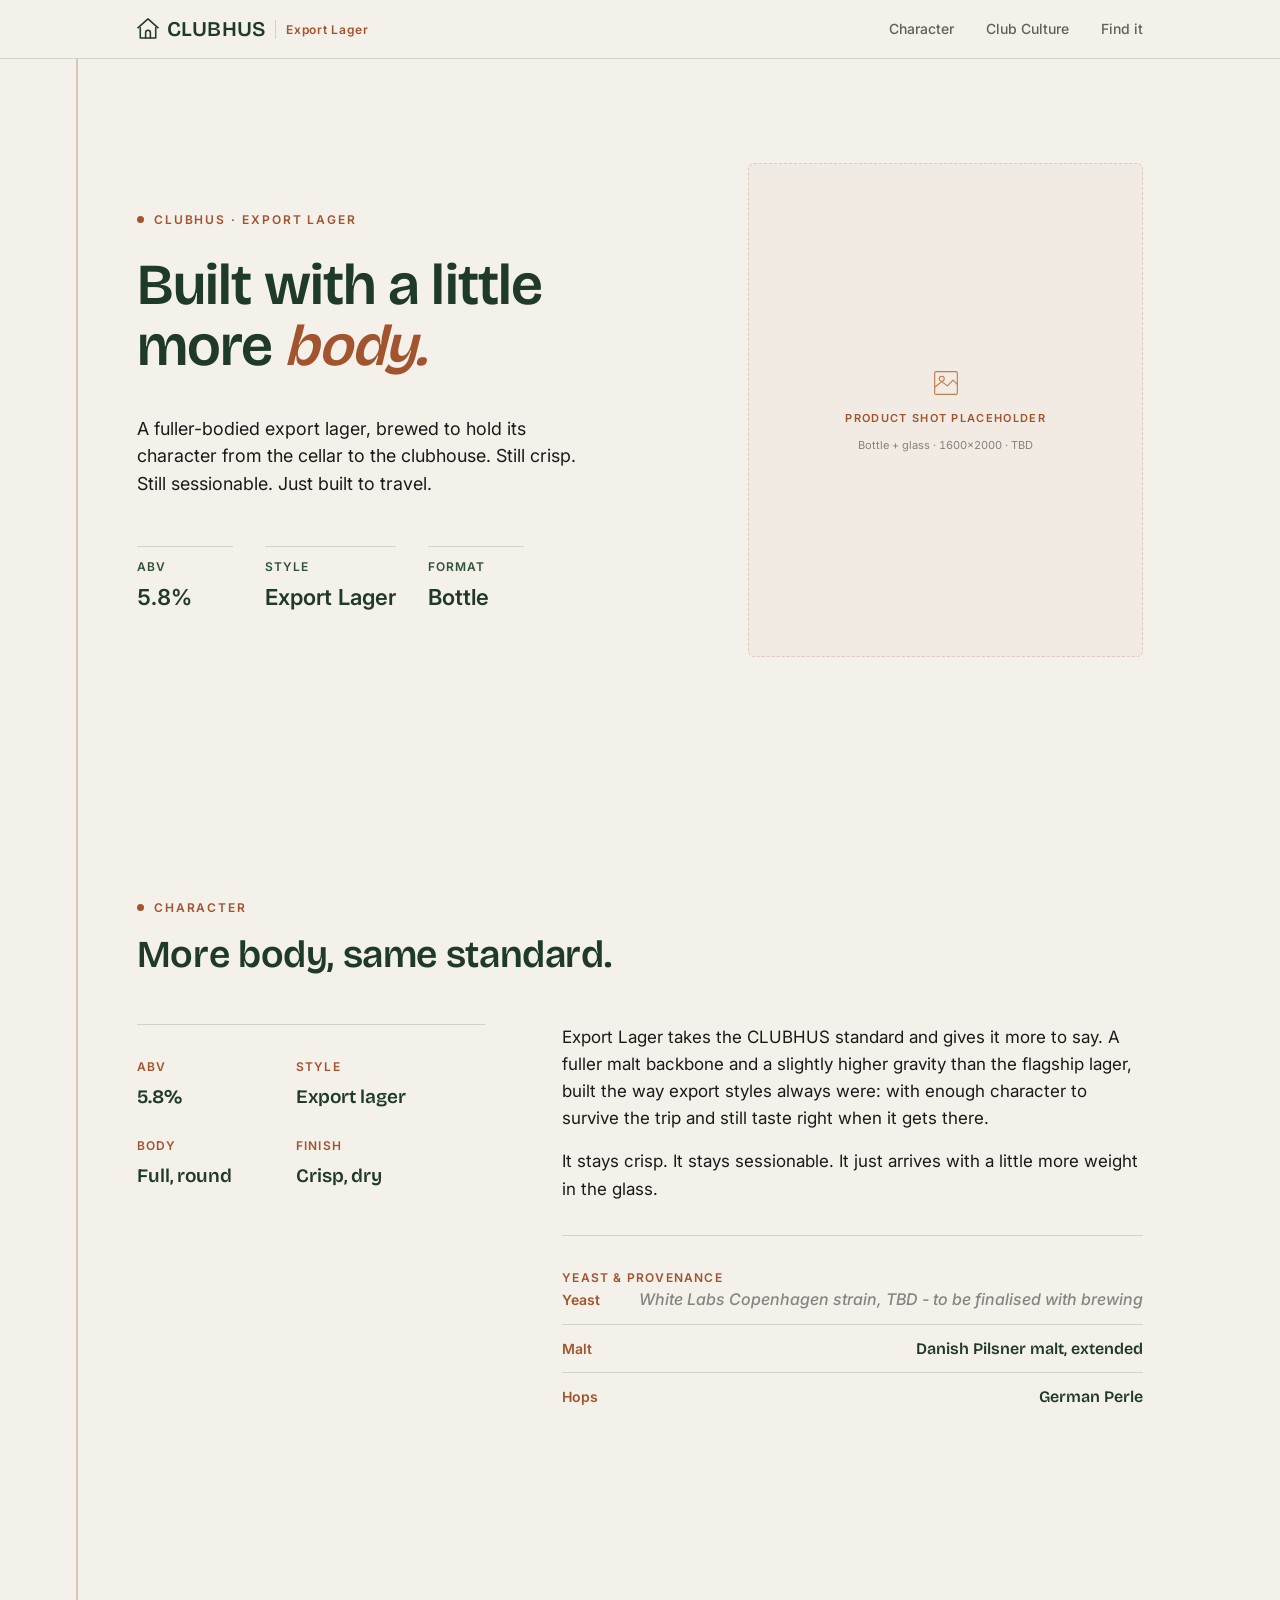
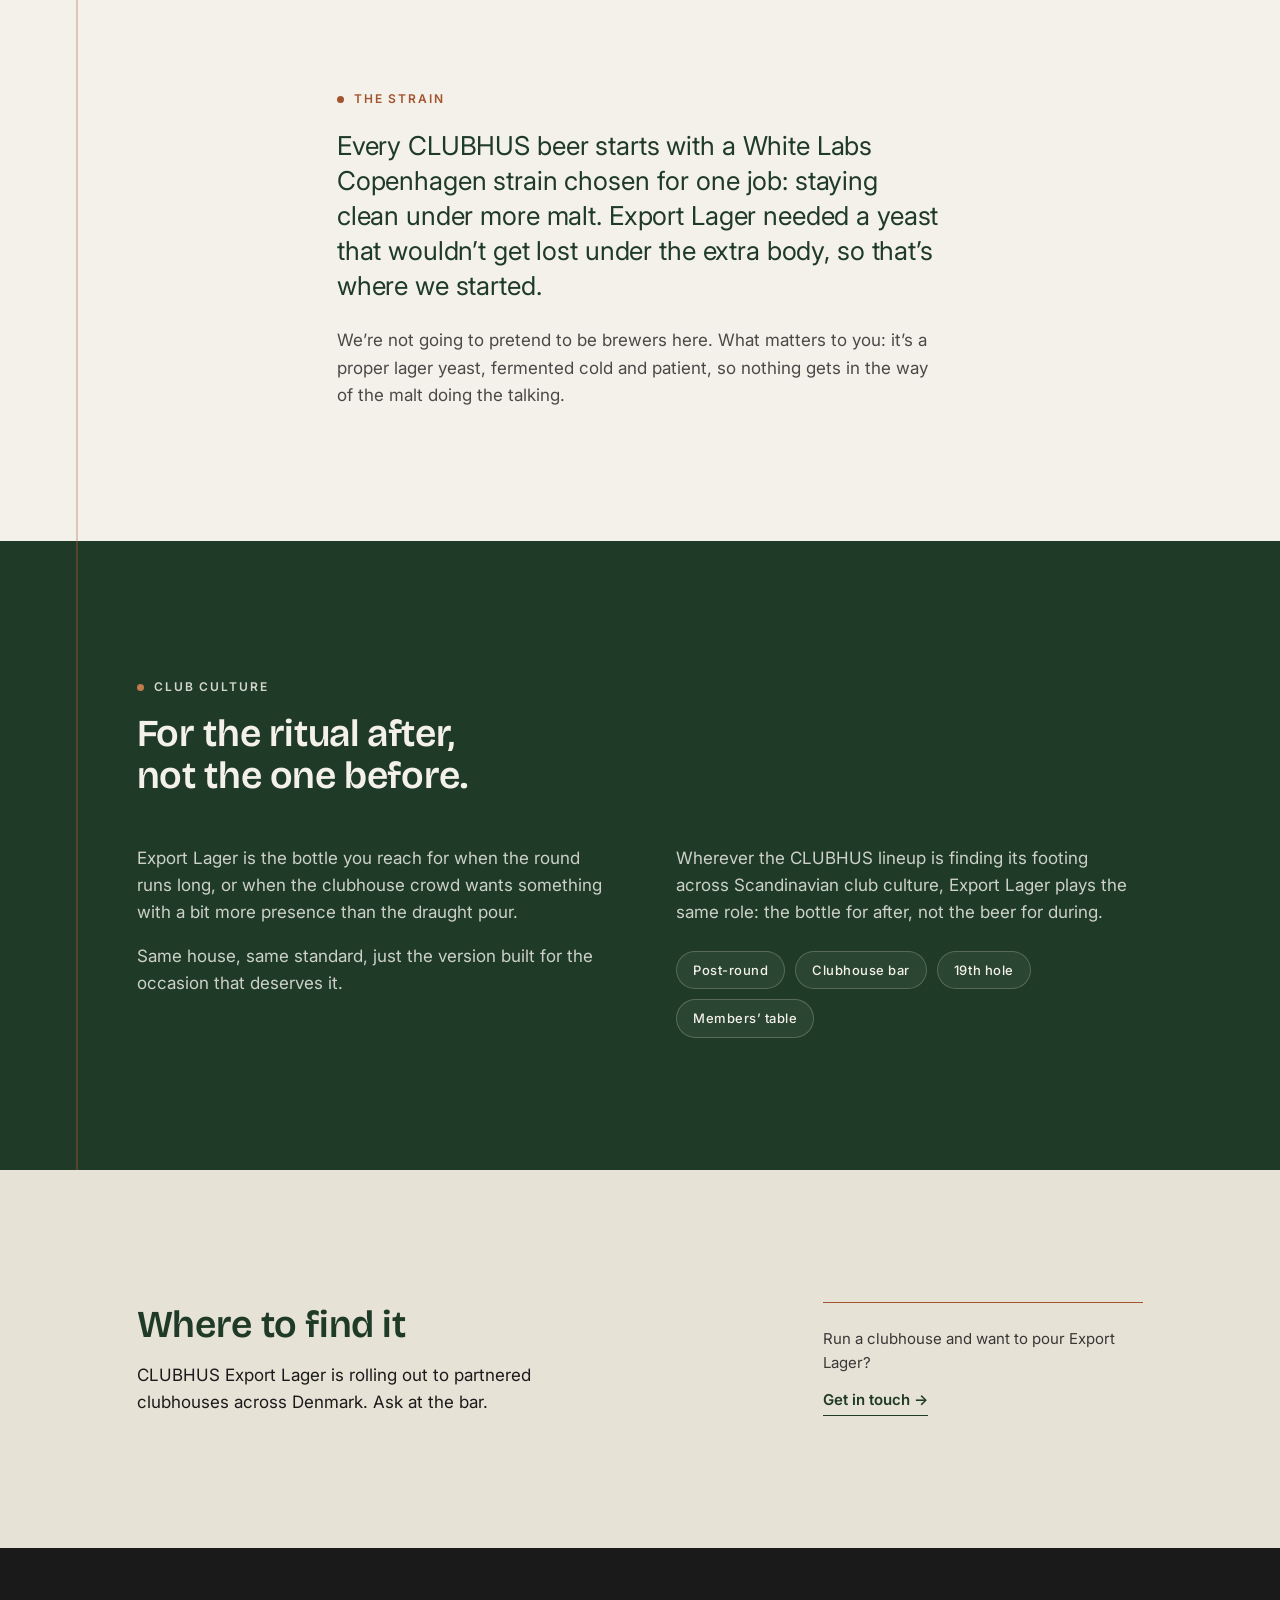
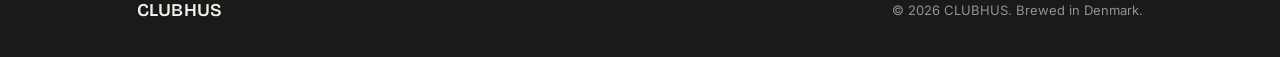
<file: versions/export-lager.html>
<!DOCTYPE html>
<html lang="en">
<head>
<meta charset="UTF-8">
<meta name="viewport" content="width=device-width, initial-scale=1.0">
<title>CLUBHUS Export Lager</title>
<meta name="description" content="CLUBHUS Export Lager. A fuller-bodied Danish export lager for the clubhouse, built to travel, still sessionable.">
<meta name="theme-color" content="#1F3B28">
<meta name="robots" content="noindex, nofollow">
<link rel="icon" href="data:image/svg+xml,%3Csvg xmlns='http://www.w3.org/2000/svg' viewBox='0 0 48 48'%3E%3Crect width='48' height='48' rx='10' fill='%231F3B28'/%3E%3Cg fill='none' stroke='%23F4F1EA' stroke-width='2.6' stroke-linecap='round' stroke-linejoin='round'%3E%3Cpath d='M11 25 L24 12 L37 25'/%3E%3Cpath d='M15 25 L15 37 L33 37 L33 25'/%3E%3Cpath d='M20.6 37 L20.6 31 a3.4 3.4 0 0 1 6.8 0 L27.4 37'/%3E%3C/g%3E%3C/svg%3E">
<script>document.documentElement.classList.add('js');</script>
<link rel="preconnect" href="https://fonts.googleapis.com">
<link rel="preconnect" href="https://fonts.gstatic.com" crossorigin>
<link href="https://fonts.googleapis.com/css2?family=Bricolage+Grotesque:ital,opsz,wght@0,12..96,400;0,12..96,600;0,12..96,700;1,12..96,400;1,12..96,600;1,12..96,700&family=Inter:wght@400;500;600&display=swap" rel="stylesheet">
<style>

/* ============ Design Read ============
   Single-SKU product page for CLUBHUS Export Lager, one entry in a
   multi-beer club-culture lineup (siblings unconfirmed / not yet built).
   Premium Scandinavian clubhouse audience, calm editorial language,
   sharing the house system (Bricolage Grotesque + Inter, tapline motif,
   green-deep/chalk/ink neutrals from origin/main's index.html) with its
   own accent for this SKU: copper, standing in for "Export" - bolder,
   fuller-bodied - vs. the flagship's wood accent. No hero photography:
   no image-gen tool is available in this environment, so the product
   shot is an honestly-labeled placeholder frame, not another illustration
   invented to fill the space.

   Dials set per brief, applied conversationally (not by editing the
   shared skill file, which the skill itself says never to do):
   DESIGN_VARIANCE 5 - MOTION_INTENSITY 4 - VISUAL_DENSITY 3. */

:root{
  /* shared house neutrals - unchanged from the flagship page */
  --green-deep: #1F3B28;
  --green:      #2E5339;
  --chalk:      #F4F1EA;
  --chalk-dim:  #E7E2D6;
  --ink:        #1A1A1A;
  --green-line: rgba(46,83,57,0.18);

  /* this SKU's own accent - copper, not the flagship's wood */
  --copper:      #A2542E;
  --copper-soft: #C17C4E;
  --copper-line: rgba(162,84,46,0.22);

  --display: "Bricolage Grotesque", ui-sans-serif, sans-serif;
  --body: "Inter", -apple-system, BlinkMacSystemFont, "Segoe UI", sans-serif;

  --container: 1160px;
  --gutter: clamp(22px, 6vw, 96px);

  --space-1: 8px; --space-2: 16px; --space-3: 24px;
  --space-4: 32px; --space-5: 48px; --space-6: 64px;
  --section-y: clamp(80px, 11vw, 132px); /* density 3: airier than the flagship's 72-120 */

  --fs-display: clamp(38px, 5vw, 58px);
  --fs-lead:    clamp(20px, 2.4vw, 26px);
  --fs-h2:      clamp(26px, 3vw, 38px);
  --fs-h3:      clamp(20px, 2vw, 25px);
  --fs-body-lg: clamp(17px, 1.4vw, 19px);
  --fs-body:    17px;

  --ease: cubic-bezier(0.22, 0.61, 0.36, 1);
}

*{margin:0;padding:0;box-sizing:border-box;}
html{scroll-behavior:smooth;}
body{
  background:var(--chalk);
  color:var(--ink);
  font-family:var(--body);
  font-size:16px;
  line-height:1.6;
  -webkit-font-smoothing:antialiased;
  text-rendering:optimizeLegibility;
  overflow-x:hidden;
}
h1, h2, h3, .wordmark, .footer-word, .spec dd, .provenance dd{
  font-family:var(--display);
  font-optical-sizing:auto;
}
h1, h2, h3{ text-wrap:balance; }

@media (prefers-reduced-motion: reduce){
  *{
    animation-duration:0.01ms !important;
    animation-iteration-count:1 !important;
    transition-duration:0.01ms !important;
    scroll-behavior:auto !important;
  }
}

a{color:inherit;}
a:focus-visible, button:focus-visible{
  outline:2px solid var(--copper);
  outline-offset:3px;
}
img,svg{max-width:100%;display:block;}

.skip-link{
  position:fixed; top:10px; left:10px; z-index:200;
  transform:translateY(-160%);
  background:var(--green-deep); color:var(--chalk);
  padding:10px 16px; border-radius:4px;
  font-size:13px; font-weight:600; letter-spacing:0.04em;
  transition:transform 0.25s var(--ease);
}
.skip-link:focus-visible{ transform:translateY(0); outline-offset:2px; }

.tapline{
  position:absolute; left:calc(var(--gutter) - 1px); top:0; bottom:0; width:2px;
  background:var(--copper); opacity:0.28; z-index:0;
}
@media (max-width:460px){ .tapline{opacity:0.2;} }

.plaque{
  display:inline-flex; align-items:center; gap:10px;
  font-family:var(--body); font-size:12px; letter-spacing:0.16em; text-transform:uppercase;
  color:var(--copper); font-weight:600; line-height:1;
}
.plaque::before{ content:""; width:7px; height:7px; border-radius:50%; background:var(--copper); }

.wrap{ max-width:var(--container); margin:0 auto; padding:0 var(--gutter); position:relative; }
section{ position:relative; padding:var(--section-y) 0; }
section[id]{ scroll-margin-top:88px; }

/* ============ NAV ============ */
header{
  position:sticky; top:0; z-index:50;
  background:rgba(244,241,234,0.85);
  backdrop-filter:blur(10px); -webkit-backdrop-filter:blur(10px);
  border-bottom:1px solid var(--green-line);
}
.nav{ max-width:var(--container); margin:0 auto; padding:18px var(--gutter); display:flex; align-items:center; justify-content:space-between; }
.brand{ display:inline-flex; align-items:center; gap:8px; text-decoration:none; }
.brand-mark{ width:22px; height:auto; color:var(--green-deep); flex:none; position:relative; top:-0.5px; }
.wordmark{ font-weight:600; font-size:21px; line-height:1; letter-spacing:0.01em; color:var(--green-deep); }
.sku-tag{
  font-family:var(--body); font-size:12px; font-weight:600; letter-spacing:0.06em;
  color:var(--copper); border-left:1px solid var(--green-line); padding-left:10px; margin-left:2px;
}
.nav-links{ display:flex; gap:var(--space-4); list-style:none; font-size:14px; font-weight:500; }
.nav-links a{ text-decoration:none; color:var(--ink); opacity:0.68; transition:opacity 0.2s var(--ease); }
.nav-links a:hover{opacity:1;}
@media (max-width:600px){ .nav-links{display:none;} }

/* ============ HERO ============ */
.hero{ padding-block:clamp(56px, 8vh, 100px); min-height:78vh; display:flex; align-items:center; }
.hero-grid{
  display:grid; grid-template-columns:1.15fr 0.85fr;
  gap:clamp(32px, 6vw, 80px); align-items:center; width:100%;
}
@media (max-width:880px){ .hero-grid{grid-template-columns:1fr; gap:var(--space-6);} .hero-art{order:-1;} }

.hero h1{
  font-weight:600; font-size:var(--fs-display); line-height:1.04; letter-spacing:-0.015em;
  color:var(--green-deep); margin:var(--space-3) 0 var(--space-4);
}
.hero h1 em{
  font-style:italic; font-weight:600; color:var(--copper);
  line-height:1.1; display:inline-block; padding-bottom:0.06em;
}
.hero p{ font-size:var(--fs-body-lg); line-height:1.55; max-width:42ch; color:var(--ink); }
.hero-meta{ margin-top:var(--space-5); display:flex; gap:var(--space-4); flex-wrap:wrap; }
.meta-item{
  font-size:12px; letter-spacing:0.09em; text-transform:uppercase; color:var(--green);
  font-weight:600; border-top:1px solid var(--green-line); padding-top:10px; min-width:96px;
}
.meta-item b{
  display:block; font-size:22px; letter-spacing:0; text-transform:none;
  color:var(--green-deep); font-weight:600; margin-top:4px; font-variant-numeric:tabular-nums;
}

/* subtle reveals only (MOTION_INTENSITY 4) - one quiet entrance, then still */
.hero-eyebrow{opacity:0; animation:rise 0.6s var(--ease) forwards 0.05s;}
.hero h1{opacity:0; animation:rise 0.7s var(--ease) forwards 0.15s;}
.hero p{opacity:0; animation:rise 0.7s var(--ease) forwards 0.28s;}
.hero-meta{opacity:0; animation:rise 0.7s var(--ease) forwards 0.4s;}
.hero-art{opacity:0; animation:rise 0.8s var(--ease) forwards 0.2s;}
@keyframes rise{ from{opacity:0; transform:translateY(14px);} to{opacity:1; transform:translateY(0);} }

/* ---- Product shot: honestly-labeled placeholder, not invented illustration ---- */
.shot-frame{
  aspect-ratio:4/5; border:1.5px dashed var(--copper-line);
  border-radius:6px; background:rgba(162,84,46,0.03);
  display:flex; flex-direction:column; align-items:center; justify-content:center; gap:10px;
  padding:24px; text-align:center;
}
.shot-frame__icon{ width:34px; height:34px; color:var(--copper-soft); }
.shot-frame__label{ font-size:11px; letter-spacing:0.12em; text-transform:uppercase; color:var(--copper); font-weight:600; }
.shot-frame__spec{ font-size:11px; color:rgba(26,26,26,0.5); font-variant-numeric:tabular-nums; }
@media (max-width:880px){ .shot-frame{ max-width:280px; margin-inline:auto; } }

/* ============ SECTION HEADINGS ============ */
.section-head{ margin-bottom:var(--space-5); max-width:640px; }
.section-head .plaque{margin-bottom:20px;}
.section-head h2{ font-weight:600; font-size:var(--fs-h2); color:var(--green-deep); line-height:1.1; letter-spacing:-0.01em; }

/* ============ CHARACTER (tasting notes) ============ */
.character-grid{
  display:grid; grid-template-columns:0.75fr 1.25fr;
  gap:clamp(40px, 6vw, 88px); align-items:start;
}
@media (max-width:880px){ .character-grid{grid-template-columns:1fr; gap:var(--space-6);} }
.character-copy p{ font-size:var(--fs-body); max-width:56ch; margin-bottom:var(--space-2); }
.character-copy p:last-of-type{margin-bottom:0;}

.specs{
  border-top:1px solid var(--green-line); padding-top:var(--space-4);
  display:grid; grid-template-columns:repeat(2, auto); gap:var(--space-3) var(--space-6); justify-content:start;
}
.spec dt{ font-size:12px; letter-spacing:0.1em; text-transform:uppercase; color:var(--copper); font-weight:600; margin-bottom:6px; }
.spec dd{ font-size:19px; color:var(--green-deep); font-weight:600; }

.provenance{ margin-top:var(--space-4); border-top:1px solid var(--green-line); padding-top:var(--space-4); }
.provenance .plabel{ font-size:12px; letter-spacing:0.1em; text-transform:uppercase; color:var(--copper); font-weight:600; margin-bottom:var(--space-2); }
.provenance .prow{ display:flex; justify-content:space-between; align-items:baseline; gap:var(--space-4); padding:11px 0; border-top:1px solid var(--green-line); }
.provenance .prow:first-of-type{border-top:none; padding-top:0;}
.provenance dt{ font-size:14px; color:var(--copper); font-weight:600; white-space:nowrap; }
.provenance dd{ font-size:16px; color:var(--green-deep); font-weight:600; text-align:right; }
.provenance .tbd{ font-family:var(--body); font-weight:500; font-style:italic; color:rgba(26,26,26,0.5); }
@media (max-width:480px){ .provenance .prow{flex-direction:column; gap:2px;} .provenance dd{text-align:left;} }

/* ============ CLUB CULTURE (find it / tie-in) ============ */
.culture{ background:var(--green-deep); color:var(--chalk); }
.culture .tapline{opacity:0.42;}
.culture .plaque{ color:rgba(244,241,234,0.85); }
.culture .plaque::before{ background:var(--copper-soft); }
.culture h2{ color:var(--chalk); }
.culture-row{ display:grid; grid-template-columns:1fr 1fr; gap:clamp(32px, 6vw, 72px); }
@media (max-width:880px){ .culture-row{grid-template-columns:1fr; gap:var(--space-5);} }
.culture-row p{ font-size:var(--fs-body); margin-bottom:var(--space-2); max-width:48ch; color:rgba(244,241,234,0.82); }
.culture-row p:last-child{margin-bottom:0;}
.moments-list{ margin-top:var(--space-3); display:flex; flex-wrap:wrap; gap:10px; }
.moment-tag{
  font-size:13px; letter-spacing:0.04em; padding:8px 16px; border-radius:100px;
  color:var(--chalk); font-weight:500; border:1px solid rgba(244,241,234,0.22); background:rgba(244,241,234,0.05);
}

/* ============ FIND IT ============ */
.find{ background:var(--chalk-dim); }
.find-grid{ display:flex; justify-content:space-between; align-items:flex-end; gap:var(--space-6); flex-wrap:wrap; }
.find-text h2{ font-size:var(--fs-h2); color:var(--green-deep); font-weight:600; line-height:1.1; letter-spacing:-0.01em; margin-bottom:var(--space-2); max-width:16ch; }
.find-text p{ max-width:42ch; font-size:var(--fs-body); }
.club-cta{ border-top:1px solid var(--copper); padding-top:var(--space-3); max-width:320px; }
.club-cta p{ font-size:15px; color:var(--ink); opacity:0.85; margin-bottom:12px; }
.club-cta a{
  display:inline-flex; align-items:center; gap:8px; font-weight:600; font-size:15px; text-decoration:none;
  color:var(--green-deep); border-bottom:1px solid var(--green-deep); padding-bottom:3px; transition:gap 0.25s var(--ease);
}
.club-cta a:hover{gap:13px;}

/* ============ FOOTER ============ */
footer{ background:var(--ink); color:var(--chalk-dim); padding:var(--space-5) 0 var(--space-4); }
.footer-row{ display:flex; justify-content:space-between; align-items:center; flex-wrap:wrap; gap:var(--space-2); font-size:13px; }
.footer-row > span:last-child{opacity:0.6;}
.footer-word{ font-size:18px; color:var(--chalk); font-weight:600; letter-spacing:0.01em; }

.js .reveal{ opacity:0; transform:translateY(16px); transition:opacity 0.6s var(--ease), transform 0.6s var(--ease); }
.js .reveal.is-visible{ opacity:1; transform:none; }
@media (prefers-reduced-motion: reduce){ .js .reveal{opacity:1 !important; transform:none !important;} }

</style>
</head>
<body>

<a class="skip-link" href="#top">Skip to content</a>

<header>
  <nav class="nav">
    <a href="#top" class="brand" aria-label="CLUBHUS home">
      <svg class="brand-mark" viewBox="5.5 6.5 37 35" fill="none" stroke="currentColor" stroke-width="2.6" stroke-linecap="round" stroke-linejoin="round" aria-hidden="true">
        <path d="M7,23 L24,8 L41,23"/>
        <path d="M11,23 L11,40 L37,40 L37,23"/>
        <path d="M20,40 L20,31 a4,4 0 0 1 8,0 L28,40"/>
      </svg>
      <span class="wordmark">CLUBHUS</span>
      <span class="sku-tag">Export Lager</span>
    </a>
    <ul class="nav-links">
      <li><a href="#character">Character</a></li>
      <li><a href="#culture">Club Culture</a></li>
      <li><a href="#find">Find it</a></li>
    </ul>
  </nav>
</header>

<main id="top">

  <!-- ============ HERO ============ -->
  <section class="hero">
    <div class="tapline" aria-hidden="true"></div>
    <div class="wrap hero-grid">
      <div>
        <div class="plaque hero-eyebrow">CLUBHUS &middot; Export Lager</div>
        <h1>Built with a little<br>more <em>body.</em></h1>
        <p>A fuller-bodied export lager, brewed to hold its character from the cellar to the clubhouse. Still crisp. Still sessionable. Just built to travel.</p>
        <div class="hero-meta">
          <div class="meta-item">ABV<b>5.8%</b></div>
          <div class="meta-item">Style<b>Export Lager</b></div>
          <div class="meta-item">Format<b>Bottle</b></div>
        </div>
      </div>
      <div class="hero-art">
        <div class="shot-frame">
          <svg class="shot-frame__icon" viewBox="0 0 48 48" fill="none" stroke="currentColor" stroke-width="1.6" stroke-linecap="round" stroke-linejoin="round" aria-hidden="true">
            <rect x="8" y="8" width="32" height="32" rx="2"/>
            <circle cx="18" cy="18" r="3.5"/>
            <path d="M8 30 L18 22 L26 28 L34 20 L40 26"/>
          </svg>
          <span class="shot-frame__label">Product shot placeholder</span>
          <span class="shot-frame__spec">Bottle + glass &middot; 1600&times;2000 &middot; TBD</span>
        </div>
      </div>
    </div>
  </section>

  <!-- ============ CHARACTER ============ -->
  <section id="character">
    <div class="tapline" aria-hidden="true"></div>
    <div class="wrap">
      <div class="section-head reveal">
        <div class="plaque">Character</div>
        <h2>More body, same standard.</h2>
      </div>
      <div class="character-grid reveal">
        <div>
          <dl class="specs">
            <div class="spec"><dt>ABV</dt><dd>5.8%</dd></div>
            <div class="spec"><dt>Style</dt><dd>Export lager</dd></div>
            <div class="spec"><dt>Body</dt><dd>Full, round</dd></div>
            <div class="spec"><dt>Finish</dt><dd>Crisp, dry</dd></div>
          </dl>
        </div>
        <div class="character-copy">
          <p>Export Lager takes the CLUBHUS standard and gives it more to say. A fuller malt backbone and a slightly higher gravity than the flagship lager, built the way export styles always were: with enough character to survive the trip and still taste right when it gets there.</p>
          <p>It stays crisp. It stays sessionable. It just arrives with a little more weight in the glass.</p>
          <div class="provenance">
            <p class="plabel">Yeast &amp; Provenance</p>
            <dl>
              <div class="prow"><dt>Yeast</dt><dd class="tbd">White Labs Copenhagen strain, TBD - to be finalised with brewing</dd></div>
              <div class="prow"><dt>Malt</dt><dd>Danish Pilsner malt, extended</dd></div>
              <div class="prow"><dt>Hops</dt><dd>German Perle</dd></div>
            </dl>
          </div>
        </div>
      </div>
    </div>
  </section>

  <!-- ============ YEAST STRAIN STORY (kept brief, folded under Character) ============ -->
  <section id="story">
    <div class="tapline" aria-hidden="true"></div>
    <div class="wrap reveal" style="max-width:760px;">
      <div class="plaque" style="margin-bottom:var(--space-3);">The strain</div>
      <p style="font-size:var(--fs-lead); font-weight:400; line-height:1.34; letter-spacing:-0.005em; color:var(--green-deep);">
        Every CLUBHUS beer starts with a White Labs Copenhagen strain chosen for one job: staying clean under more malt. Export Lager needed a yeast that wouldn&rsquo;t get lost under the extra body, so that&rsquo;s where we started.
      </p>
      <p style="margin-top:var(--space-3); font-size:var(--fs-body); max-width:56ch; color:rgba(26,26,26,0.78);">We&rsquo;re not going to pretend to be brewers here. What matters to you: it&rsquo;s a proper lager yeast, fermented cold and patient, so nothing gets in the way of the malt doing the talking.</p>
    </div>
  </section>

  <!-- ============ CLUB CULTURE ============ -->
  <section id="culture" class="culture">
    <div class="tapline" aria-hidden="true"></div>
    <div class="wrap">
      <div class="section-head reveal">
        <div class="plaque">Club Culture</div>
        <h2>For the ritual after,<br>not the one before.</h2>
      </div>
      <div class="culture-row reveal">
        <div>
          <p>Export Lager is the bottle you reach for when the round runs long, or when the clubhouse crowd wants something with a bit more presence than the draught pour.</p>
          <p>Same house, same standard, just the version built for the occasion that deserves it.</p>
        </div>
        <div>
          <p>Wherever the CLUBHUS lineup is finding its footing across Scandinavian club culture, Export Lager plays the same role: the bottle for after, not the beer for during.</p>
          <div class="moments-list">
            <span class="moment-tag">Post-round</span>
            <span class="moment-tag">Clubhouse bar</span>
            <span class="moment-tag">19th hole</span>
            <span class="moment-tag">Members&rsquo; table</span>
          </div>
        </div>
      </div>
    </div>
  </section>

  <!-- ============ FIND IT ============ -->
  <section id="find" class="find">
    <div class="wrap find-grid reveal">
      <div class="find-text">
        <h2>Where to find it</h2>
        <p>CLUBHUS Export Lager is rolling out to partnered clubhouses across Denmark. Ask at the bar.</p>
      </div>
      <div class="club-cta">
        <p>Run a clubhouse and want to pour Export Lager?</p>
        <a href="mailto:hello@clubhus.dk?subject=Export%20Lager">Get in touch &rarr;</a>
      </div>
    </div>
  </section>

</main>

<footer>
  <div class="wrap footer-row">
    <span class="footer-word">CLUBHUS</span>
    <span>&copy; 2026 CLUBHUS. Brewed in Denmark.</span>
  </div>
</footer>

<script>
  const revealEls = document.querySelectorAll('.reveal');
  const observer = new IntersectionObserver((entries) => {
    entries.forEach(entry => {
      if (entry.isIntersecting) {
        entry.target.classList.add('is-visible');
        observer.unobserve(entry.target);
      }
    });
  }, { threshold: 0.15, rootMargin: '0px 0px -8% 0px' });
  revealEls.forEach(el => observer.observe(el));
</script>

</body>
</html>
</file>
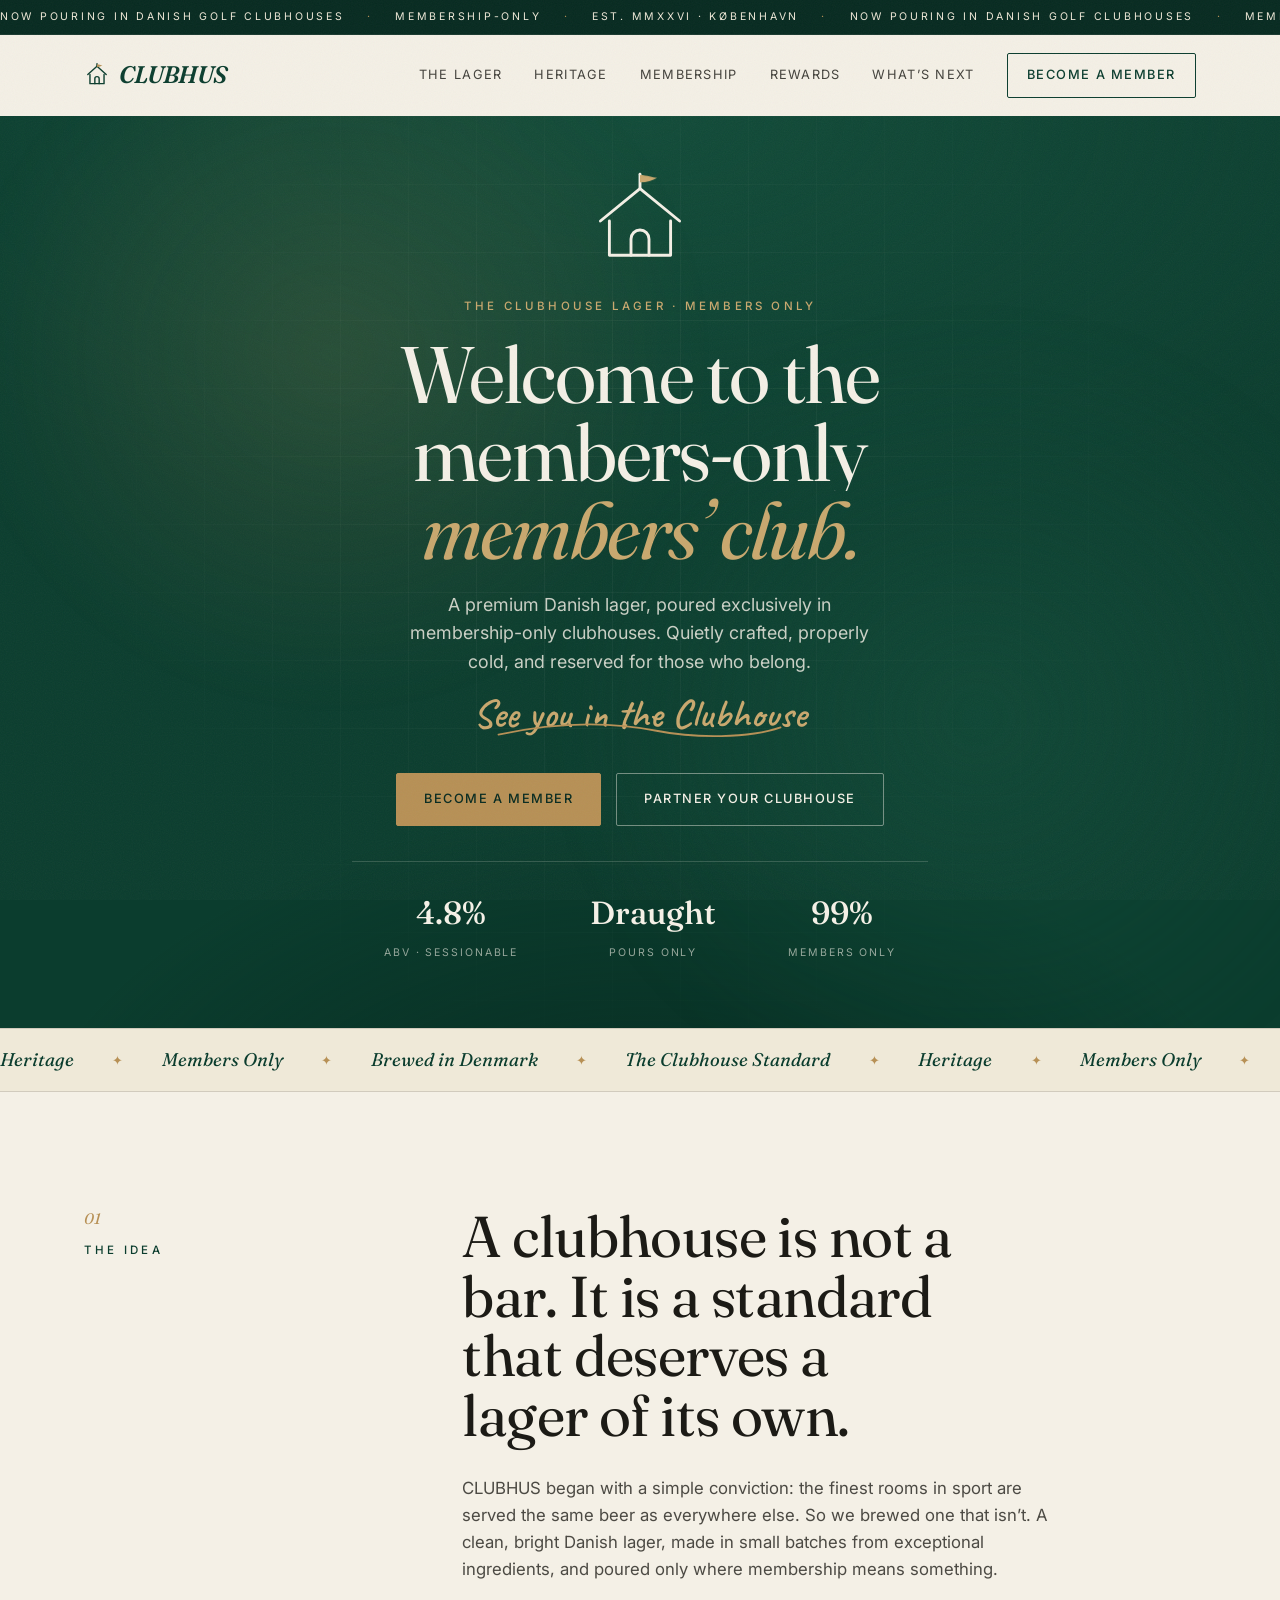
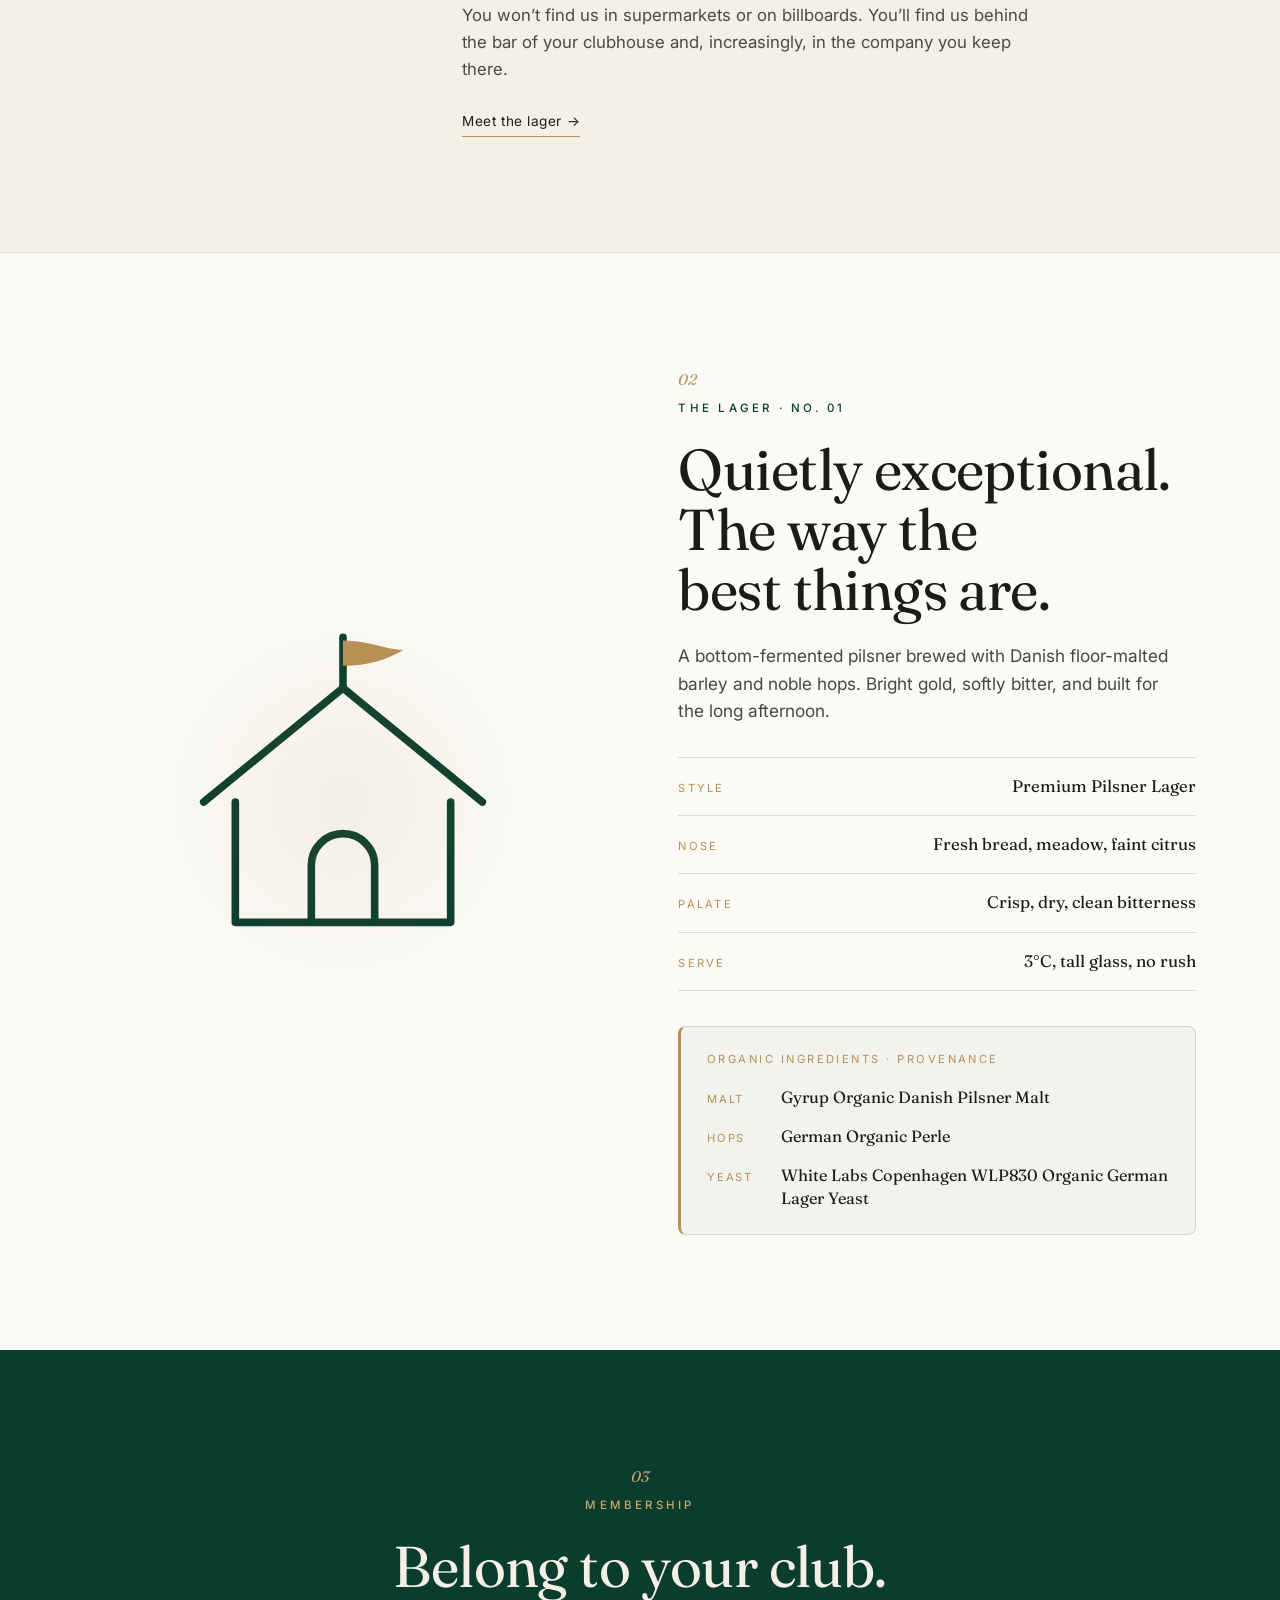
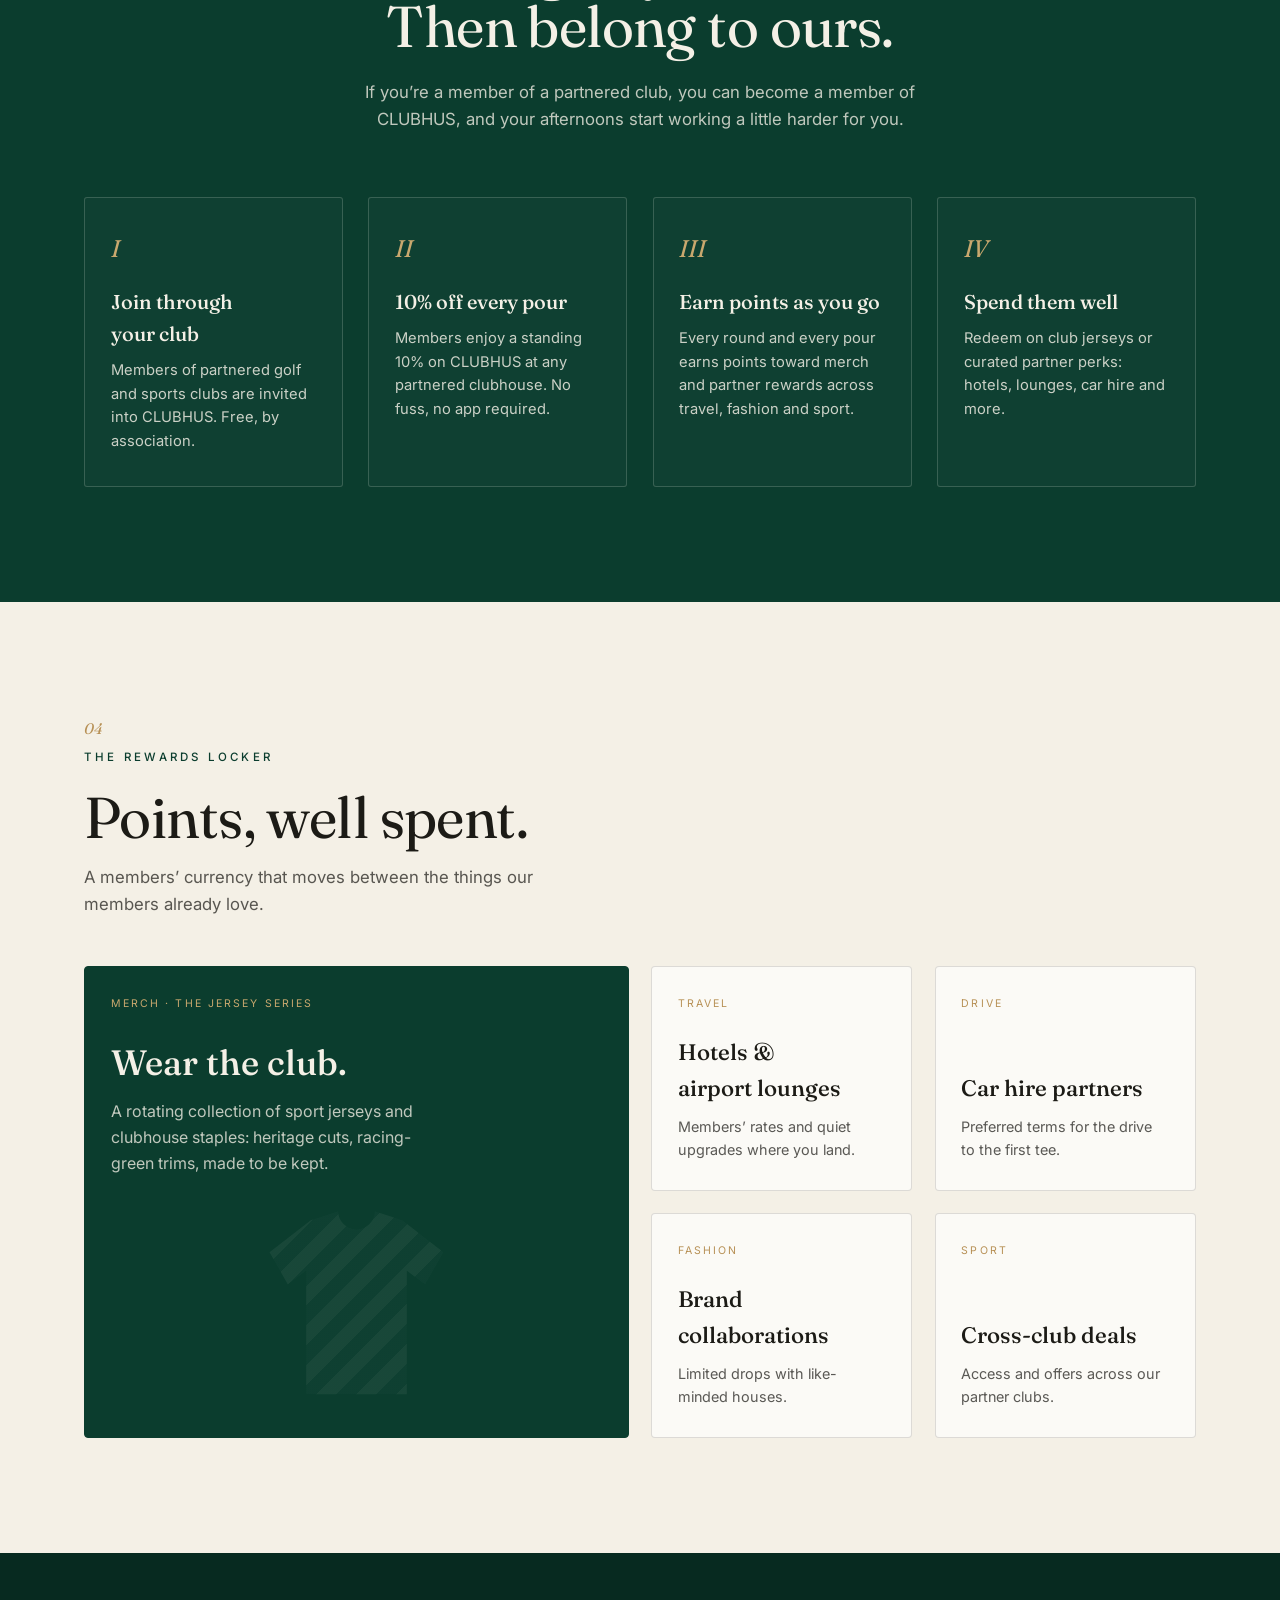
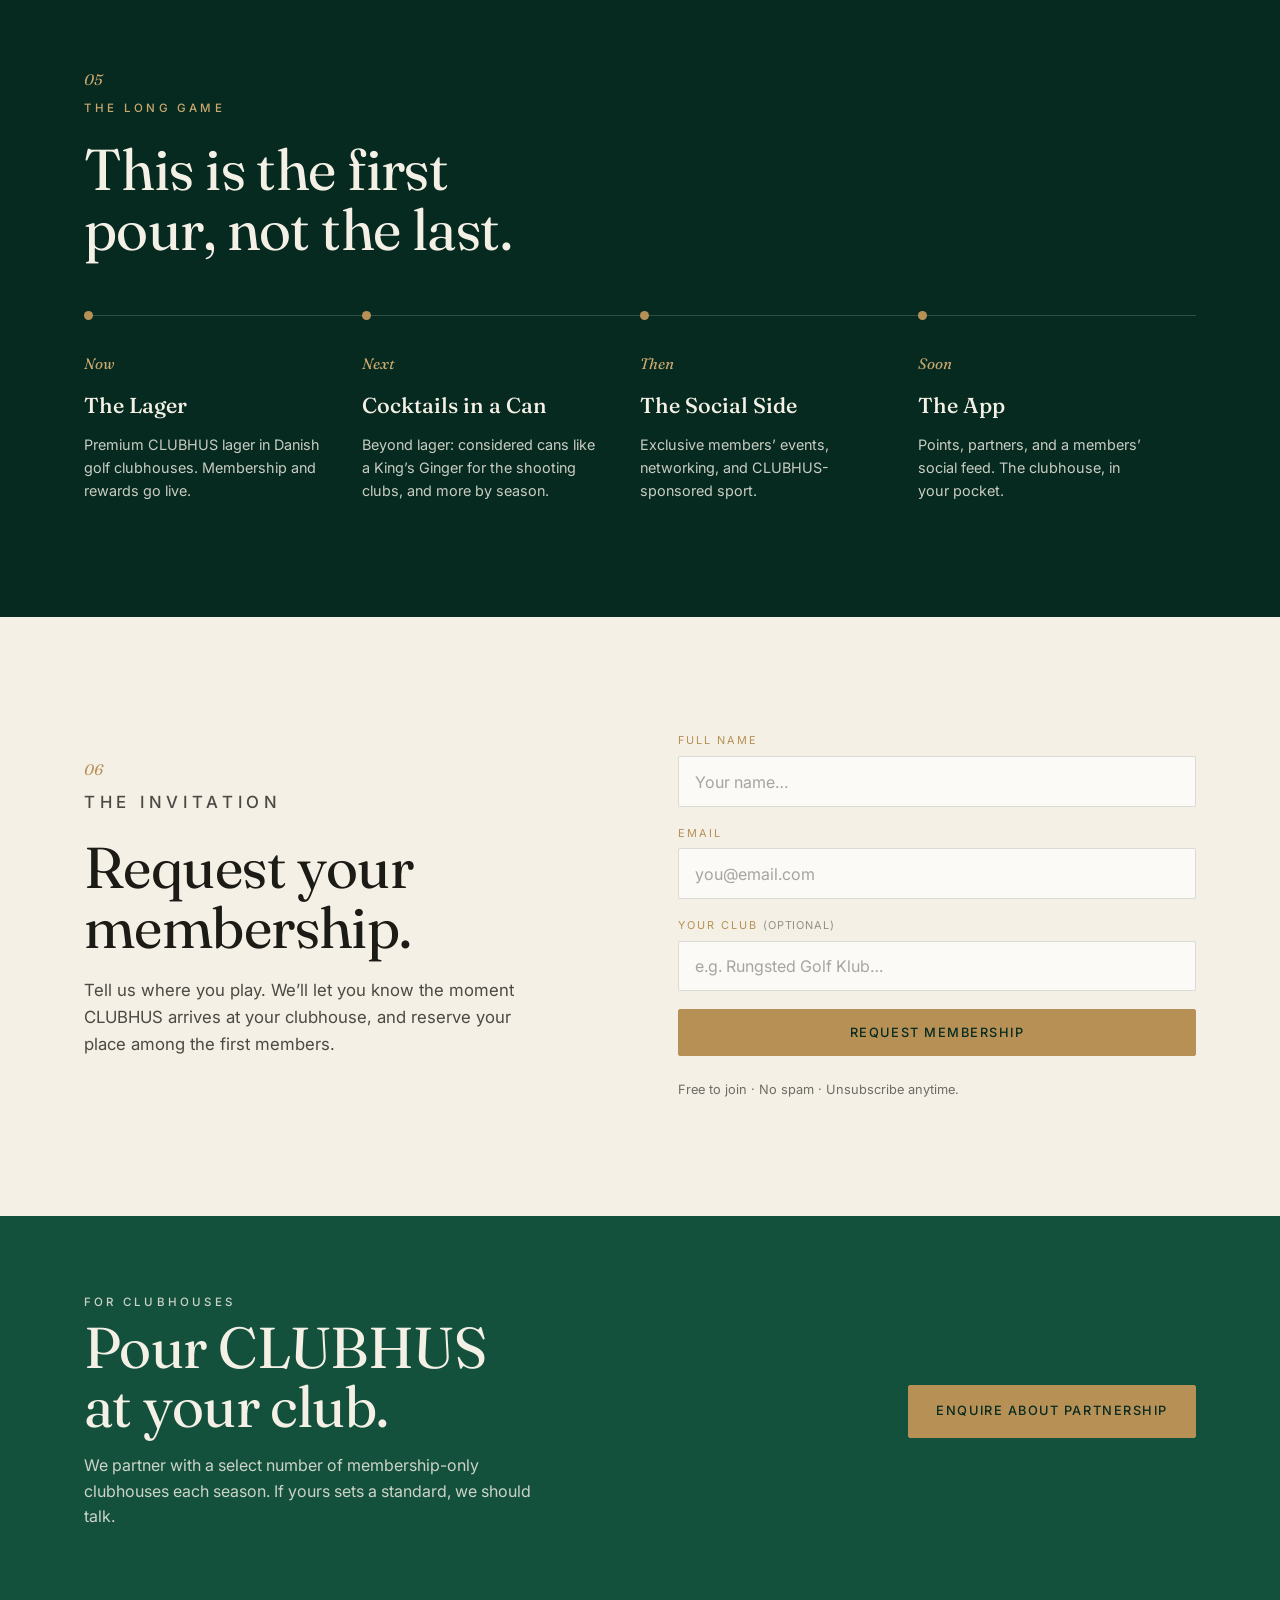
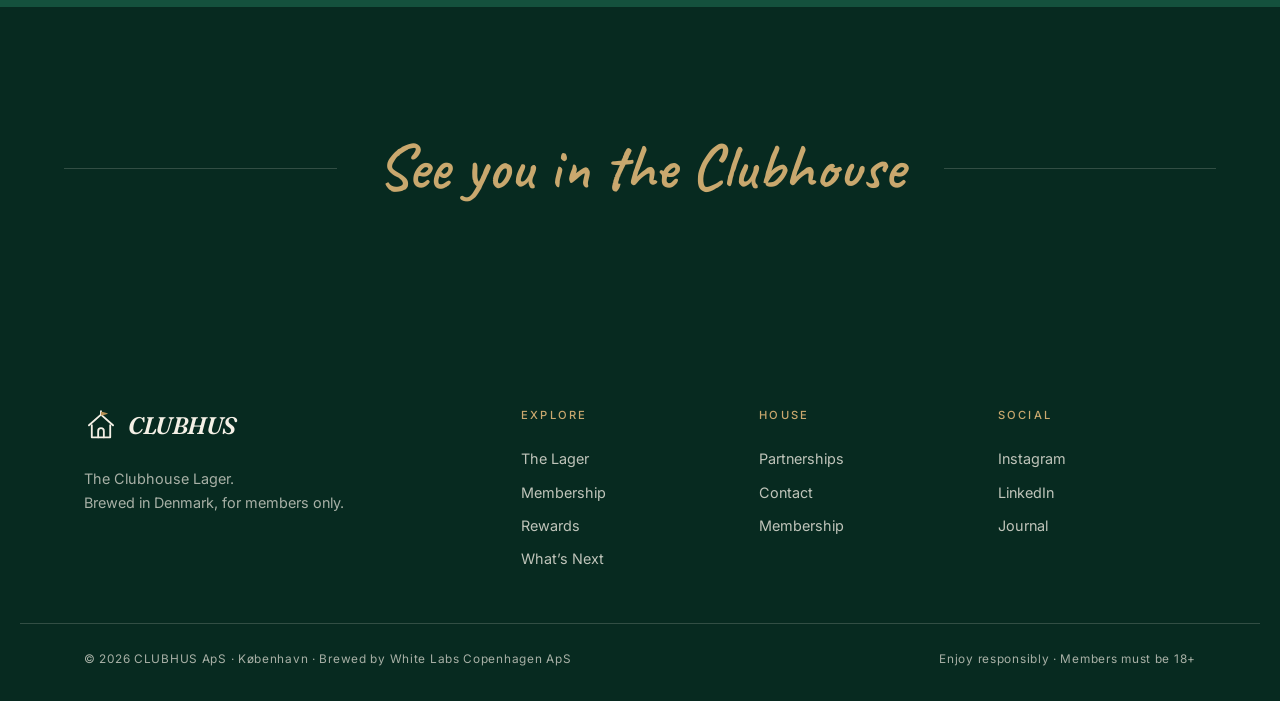
<file: versions/main-refined.html>
<!doctype html>
<html lang="en">
<head>
<meta charset="UTF-8">
<meta name="viewport" content="width=device-width, initial-scale=1.0">
<meta name="theme-color" content="#072A20">
<meta name="color-scheme" content="light only">
<title>CLUBHUS · The Clubhouse Lager · Members Only</title>
<meta name="description" content="CLUBHUS is a premium Danish lager brewed exclusively for membership-only sports clubhouses. Heritage, craft, and quiet exclusivity. Beginning with golf clubs in Denmark.">
<meta name="robots" content="noindex, nofollow">
<meta property="og:title" content="CLUBHUS · The Clubhouse Lager">
<meta property="og:description" content="A premium lager for membership-only clubhouses. Heritage in every pour.">
<meta property="og:type" content="website">

<link rel="icon" href="data:image/svg+xml,%3Csvg xmlns='http://www.w3.org/2000/svg' viewBox='0 0 48 48'%3E%3Crect width='48' height='48' rx='8' fill='%230B3D2E'/%3E%3Cg fill='none' stroke='%23F4F0E6' stroke-width='2.4' stroke-linecap='round' stroke-linejoin='round'%3E%3Cpath d='M11 24 L24 12 L37 24'/%3E%3Cpath d='M14 24 L14 37 L34 37 L34 24'/%3E%3Cpath d='M24 12 L24 8'/%3E%3C/g%3E%3Cpath d='M24 8 C27 8 29 9.5 31 9.5 C29 11 27 12 24 12 Z' fill='%23B79055'/%3E%3C/svg%3E">

<link rel="preconnect" href="https://fonts.googleapis.com">
<link rel="preconnect" href="https://fonts.gstatic.com" crossorigin>
<link href="https://fonts.googleapis.com/css2?family=Caveat:wght@500;600;700&family=Fraunces:ital,opsz,wght@0,9..144,300..600;1,9..144,300..600&family=Gabarito:wght@400;500;600;700;800&family=Inter:wght@300;400;500;600&display=swap" rel="stylesheet">

<style>
/* ============ Redesign — Preserve ============
   Audit-first evolution of the live index.html, per design-taste-frontend
   §11: same brand tokens (DESIGN.md), same structure and motion character
   — dials matched to the existing page, motion nudged +1 with one new
   tasteful moment (hero crest parallax). Not a new direction; a polish
   pass. Fixes applied: curly quotes/ellipses, text-wrap:balance,
   tabular-nums on stat counters, :focus-visible-only ring on form
   fields (was :focus, showed on mouse click), touch-action on buttons. */

:root{
  --green:        #0B3D2E;
  --green-deep:   #072A20;
  --green-soft:   #14513D;
  --cream:        #F4F0E6;
  --cream-warm:   #EFE9D8;
  --paper:        #FBFAF6;
  --ink:          #1C1B16;
  --brass:        #B79055;
  --brass-soft:   #C9A86E;
  --line:         rgba(28,27,22,.14);
  --line-light:   rgba(244,240,230,.18);

  --serif:  'Fraunces', Georgia, 'Times New Roman', serif;
  --sans:   'Inter', -apple-system, BlinkMacSystemFont, 'Segoe UI', sans-serif;
  --logo:   'Gabarito', 'Inter', sans-serif;
  --script: 'Caveat', 'Bradley Hand', cursive;

  --maxw: 1240px;
  --pad:  clamp(20px, 5vw, 72px);
  --ease: cubic-bezier(.22,.61,.36,1);
}

*,*::before,*::after{ box-sizing:border-box; }
html{ scroll-behavior:smooth; -webkit-text-size-adjust:100%; }
@media (prefers-reduced-motion: reduce){ html{ scroll-behavior:auto; } }

body{
  margin:0;
  font-family:var(--sans);
  background:var(--cream);
  color:var(--ink);
  font-weight:400;
  line-height:1.6;
  -webkit-font-smoothing:antialiased;
  text-rendering:optimizeLegibility;
  overflow-x:hidden;
}
img{ max-width:100%; display:block; }
a{ color:inherit; text-decoration:none; }
h1,h2,h3,h4{ margin:0; font-weight:500; text-wrap:balance; }

:focus-visible{ outline:2px solid var(--brass); outline-offset:3px; border-radius:2px; }
.btn{ touch-action:manipulation; }
.btn:focus-visible{ outline-offset:4px; }

.skip-link{
  position:fixed; top:10px; left:50%; transform:translate(-50%,-160%); z-index:200;
  background:var(--green); color:var(--cream);
  padding:.7rem 1.2rem; border-radius:3px; font-size:.78rem;
  letter-spacing:.12em; text-transform:uppercase;
  transition:transform .25s var(--ease);
}
.skip-link:focus-visible{ transform:translate(-50%,0); outline-offset:2px; }

.script{ font-family:var(--script); font-weight:600; line-height:1; }

body::after{
  content:''; position:fixed; inset:0; z-index:9999; pointer-events:none; opacity:.05;
  background-image:url("data:image/svg+xml,%3Csvg xmlns='http://www.w3.org/2000/svg' width='180' height='180'%3E%3Cfilter id='n'%3E%3CfeTurbulence type='fractalNoise' baseFrequency='0.9' numOctaves='2' stitchTiles='stitch'/%3E%3C/filter%3E%3Crect width='100%25' height='100%25' filter='url(%23n)'/%3E%3C/svg%3E");
}

.progress{
  position:fixed; top:0; left:0; height:2px; width:0; z-index:60;
  background:linear-gradient(90deg, var(--brass), var(--brass-soft));
  transition:width .1s linear;
}

/* ---------- Typography helpers ---------- */
.display{
  font-family:var(--serif); font-weight:400; line-height:1.04; letter-spacing:-.01em;
  font-size:clamp(2rem, 4.6vw, 3.6rem);
}
.display--light{ color:var(--cream); }
.display em{ font-style:italic; }

.eyebrow{
  font-family:var(--sans); font-size:.72rem; font-weight:500;
  letter-spacing:.28em; text-transform:uppercase; color:var(--green); margin:0 0 1.4rem;
}
.eyebrow--light{ color:var(--brass-soft); }

.num{
  font-family:var(--serif); font-style:italic; font-size:.95rem; color:var(--brass);
  display:block; margin-bottom:.4rem;
}
.num--light{ color:var(--brass-soft); }

.textlink{
  font-family:var(--sans); font-size:.85rem; letter-spacing:.04em;
  border-bottom:1px solid var(--brass); padding-bottom:3px;
  transition:opacity .3s var(--ease); display:inline-block;
}
.textlink:hover{ opacity:.6; }

/* ---------- Buttons ---------- */
.btn{
  --bg:var(--green); --fg:var(--cream); --bd:var(--green);
  display:inline-flex; align-items:center; justify-content:center;
  font-family:var(--sans); font-size:.8rem; font-weight:500;
  letter-spacing:.12em; text-transform:uppercase; padding:.95rem 1.7rem;
  border:1px solid var(--bd); background:var(--bg); color:var(--fg);
  border-radius:2px; cursor:pointer;
  transition:transform .35s var(--ease), background .35s var(--ease), color .35s var(--ease), border-color .35s var(--ease);
  white-space:nowrap;
}
.btn:hover{ transform:translateY(-2px); }
.btn--gold{ --bg:var(--brass); --fg:var(--green-deep); --bd:var(--brass); }
.btn--gold:hover{ --bg:var(--brass-soft); --bd:var(--brass-soft); }
.btn--line{ --bg:transparent; --fg:var(--cream); --bd:rgba(244,240,230,.45); }
.btn--line:hover{ --bg:rgba(244,240,230,.08); --bd:var(--cream); }
.btn--ghost{ --bg:transparent; --fg:var(--green); --bd:var(--green); padding:.7rem 1.2rem; }
.btn--ghost:hover{ --bg:var(--green); --fg:var(--cream); }
.btn--block{ width:100%; }

/* ---------- Announcement bar ---------- */
.announce{ background:var(--green-deep); color:var(--cream-warm); overflow:hidden; border-bottom:1px solid rgba(244,240,230,.08); }
.announce__track{
  display:flex; gap:1.4rem; align-items:center; white-space:nowrap; padding:.55rem 0;
  font-size:.66rem; letter-spacing:.26em; text-transform:uppercase;
  animation:marquee 38s linear infinite; width:max-content;
}
.announce .dot{ color:var(--brass); }
@keyframes marquee{ from{ transform:translateX(0);} to{ transform:translateX(-50%);} }
@media (prefers-reduced-motion: reduce){ .announce__track{ animation:none; } }

/* ---------- Nav ---------- */
.nav{
  position:sticky; top:0; z-index:50; background:rgba(244,240,230,0);
  transition:background .4s var(--ease), box-shadow .4s var(--ease), backdrop-filter .4s var(--ease);
}
.nav.is-stuck{ background:rgba(244,240,230,.86); backdrop-filter:saturate(140%) blur(12px); box-shadow:0 1px 0 var(--line); }
.nav__inner{ max-width:var(--maxw); margin:0 auto; padding:1.1rem var(--pad); display:flex; align-items:center; justify-content:space-between; gap:1.5rem; }
.nav__brand{ display:inline-flex; align-items:center; gap:.55rem; color:var(--green); transition:opacity .3s var(--ease); }
.nav__brand:hover{ opacity:.92; }
.nav__mark{ width:26px; height:26px; flex:none; transition:transform .5s var(--ease); }
.nav__mark .flag, .footer__logomark .flag{ fill:var(--brass); }
.nav__brand:hover .nav__mark{ transform:translateY(-2px) rotate(-4deg); }
.nav__word{
  font-family:"Fraunces", ui-serif, Georgia, serif; font-weight:600; font-style:italic;
  font-size:1.5rem; letter-spacing:-0.025em; position:relative; padding-right:.02em;
}
.nav__word::after{
  content:''; position:absolute; left:0; right:0; bottom:-3px; height:1.5px;
  background:var(--brass); transform:scaleX(0); transform-origin:left;
  transition:transform .45s var(--ease);
}
.nav__brand:hover .nav__word::after{ transform:scaleX(1); }
.nav__links{ display:flex; gap:2rem; margin-left:auto; align-items:center; }
.nav__menu-cta{ display:none; }
.nav__links a{
  font-size:.8rem; letter-spacing:.1em; text-transform:uppercase; color:var(--ink); opacity:.82;
  position:relative; padding:4px 0; transition:opacity .3s var(--ease);
}
.nav__links a::after{
  content:''; position:absolute; left:0; bottom:0; width:0; height:1px; background:var(--brass);
  transition:width .35s var(--ease);
}
.nav__links a:hover{ opacity:1; }
.nav__links a:hover::after{ width:100%; }
.nav__cta{ margin-left:.5rem; }
.nav__burger{ display:none; flex-direction:column; gap:5px; background:none; border:0; cursor:pointer; padding:8px; }
.nav__burger span{ width:24px; height:1.5px; background:var(--green); transition:transform .3s var(--ease), opacity .3s; }
.nav__burger[aria-expanded="true"] span:first-child{ transform:translateY(6.5px) rotate(45deg); }
.nav__burger[aria-expanded="true"] span:last-child{ transform:translateY(-6.5px) rotate(-45deg); }

/* ---------- Hero ---------- */
.hero{
  position:relative; background:var(--green); color:var(--cream); overflow:hidden;
  min-height:calc(100vh - 90px); min-height:calc(100dvh - 90px);
  display:flex; align-items:center; padding:clamp(2.2rem,4vw,3.4rem) 0 clamp(3rem,5vw,4rem);
}
.hero__bg{
  position:absolute; inset:0; z-index:0;
  background:
    radial-gradient(110% 80% at 50% 0%, rgba(20,81,61,.7), transparent 60%),
    radial-gradient(90% 80% at 50% 120%, rgba(7,42,32,.95), transparent 55%),
    var(--green);
}
.hero__bg::after{
  content:''; position:absolute; inset:0;
  background-image:
    linear-gradient(rgba(244,240,230,.045) 1px, transparent 1px),
    linear-gradient(90deg, rgba(244,240,230,.045) 1px, transparent 1px);
  background-size:68px 68px;
  -webkit-mask-image:radial-gradient(circle at 50% 42%, #000 22%, transparent 72%);
  mask-image:radial-gradient(circle at 50% 42%, #000 22%, transparent 72%);
}
.hero__aurora{
  position:absolute; z-index:1; inset:-30% -10%;
  background:
    radial-gradient(40% 40% at 30% 35%, rgba(183,144,85,.16), transparent 60%),
    radial-gradient(45% 45% at 72% 60%, rgba(20,81,61,.5), transparent 60%);
  filter:blur(20px); animation:aurora 18s ease-in-out infinite alternate;
}
@keyframes aurora{ 0%{ transform:translate3d(-4%,-2%,0) scale(1); } 100%{ transform:translate3d(5%,3%,0) scale(1.12); } }
@media (prefers-reduced-motion: reduce){ .hero__aurora{ animation:none; } }

.hero__inner{
  position:relative; z-index:3; max-width:880px; margin:0 auto; padding:0 var(--pad);
  text-align:center; display:flex; flex-direction:column; align-items:center;
}

/* line-drawn crest emblem — now with a subtle pointer-parallax tilt (+1 motion) */
.hero__emblem{
  width:clamp(80px, 9vw, 108px); height:auto; color:var(--cream); margin-bottom:1.4rem;
  animation:bob 6s ease-in-out infinite 2.2s;
  transform:rotate3d(var(--ty,0), var(--tx,0), 0, var(--tilt,0deg));
  transition:transform .4s var(--ease);
}
@keyframes bob{ 0%,100%{ transform:translateY(0) rotate3d(var(--ty,0), var(--tx,0), 0, var(--tilt,0deg)); } 50%{ transform:translateY(-7px) rotate3d(var(--ty,0), var(--tx,0), 0, var(--tilt,0deg)); } }
@media (prefers-reduced-motion: reduce){ .hero__emblem{ animation:none; transform:none; } }
.hero__emblem .ld{
  fill:none; stroke:currentColor; stroke-width:3.2; stroke-dasharray:1; stroke-dashoffset:1;
  animation:draw 1.5s var(--ease) forwards .15s;
}
.hero__emblem .ld.d1{ animation-delay:.5s; }
.hero__emblem .ld.d2{ animation-delay:.85s; }
.hero__emblem .em-head{ fill:var(--brass-soft); opacity:0; animation:fadein .6s ease forwards 1.25s; }
@keyframes draw{ to{ stroke-dashoffset:0; } }
@keyframes fadein{ to{ opacity:1; } }
@media (prefers-reduced-motion: reduce){
  .hero__emblem .ld{ stroke-dashoffset:0; animation:none; }
  .hero__emblem .em-head{ opacity:1; animation:none; }
}

.hero__eyebrow{ margin-bottom:1.2rem; }

.hero__title{
  font-family:var(--serif); font-weight:400; font-size:clamp(2.6rem, 6.4vw, 5rem);
  line-height:.98; letter-spacing:-.02em; margin:0 0 1.3rem;
}
.hero__title .line{ display:block; overflow:hidden; }
.hero__title .line > span{ display:block; transform:translateY(110%); animation:riseUp .95s var(--ease) forwards; }
.hero__title .line:nth-child(1) > span{ animation-delay:.25s; }
.hero__title .line:nth-child(2) > span{ animation-delay:.38s; }
.hero__title .line:nth-child(3) > span{ animation-delay:.51s; }
.hero__title em{ font-style:italic; color:var(--brass-soft); }
@keyframes riseUp{ to{ transform:translateY(0); } }
@media (prefers-reduced-motion: reduce){ .hero__title .line > span{ transform:none; animation:none; } }

.hero__lede{
  font-size:clamp(1.02rem,1.4vw,1.2rem); max-width:44ch; color:rgba(244,240,230,.82);
  margin:0 auto 1.1rem; opacity:0; animation:fadein .9s ease forwards .8s;
}

.hero__slogan{
  position:relative; display:inline-block; font-size:clamp(1.7rem, 3.4vw, 2.5rem); color:var(--brass-soft);
  margin:0 0 2.1rem; padding-bottom:.3rem; opacity:0; animation:fadein 1s ease forwards 1s;
}
.hero__flourish{ position:absolute; left:6%; right:6%; bottom:-.2rem; width:88%; height:22px; overflow:visible; }
.hero__flourish .ld{
  fill:none; stroke:var(--brass); stroke-width:2; stroke-linecap:round; stroke-dasharray:1; stroke-dashoffset:1;
  animation:draw 1.4s var(--ease) forwards 1.5s;
}
@media (prefers-reduced-motion: reduce){
  .hero__lede, .hero__slogan{ opacity:1; animation:none; }
  .hero__flourish .ld{ stroke-dashoffset:0; animation:none; }
}

.hero__actions{ display:flex; gap:.9rem; flex-wrap:wrap; justify-content:center; margin-bottom:2.2rem; opacity:0; animation:fadein .9s ease forwards 1.2s; }
.hero__meta{
  list-style:none; margin:0; padding:1.6rem clamp(1rem,4vw,2rem) 0; border-top:1px solid var(--line-light);
  display:flex; gap:clamp(2rem,6vw,4.5rem); justify-content:center; opacity:0; animation:fadein .9s ease forwards 1.35s;
}
.hero__meta strong{
  font-family:var(--serif); font-weight:500; font-size:clamp(1.5rem,3vw,2rem); display:block; color:var(--cream);
  font-variant-numeric:tabular-nums;
}
.hero__meta span{ font-size:.66rem; letter-spacing:.18em; text-transform:uppercase; color:rgba(244,240,230,.6); }

/* ---------- Strip ---------- */
.strip{ background:var(--cream-warm); border-block:1px solid var(--line); overflow:hidden; }
.strip__track{
  display:flex; gap:2.4rem; align-items:center; white-space:nowrap; width:max-content; padding:1rem 0;
  animation:marquee 32s linear infinite; font-family:var(--serif); font-style:italic; font-size:1.15rem; color:var(--green);
}
.strip__track span:nth-child(even){ color:var(--brass); font-style:normal; font-size:.8rem; }
@media (prefers-reduced-motion: reduce){ .strip__track{ animation:none; } }

/* ---------- Story ---------- */
.story{ background:var(--cream); padding:clamp(4rem,9vw,8rem) 0; position:relative; overflow:hidden; }
.story__inner{ position:relative; z-index:1; max-width:var(--maxw); margin:0 auto; padding:0 var(--pad); display:grid; grid-template-columns:.3fr .7fr; gap:clamp(2rem,5vw,4rem); }
.story__label{ display:flex; flex-direction:column; gap:.2rem; }
.story__label .eyebrow{ margin:0; }
.story__body .display{ margin-bottom:1.8rem; max-width:18ch; }
.story__body p{ font-size:1.05rem; max-width:54ch; color:rgba(28,27,22,.78); margin:0 0 1.2rem; }
.story__body .textlink{ margin-top:.6rem; }

/* ---------- The Beer ---------- */
.beer{ background:var(--paper); padding:clamp(4rem,9vw,8rem) 0; border-top:1px solid var(--line); }
.beer__inner{ max-width:var(--maxw); margin:0 auto; padding:0 var(--pad); display:grid; grid-template-columns:1fr 1fr; gap:clamp(2.5rem,6vw,5rem); align-items:center; }
.beer__visual{ display:flex; justify-content:center; }
.beer__crest{ width:min(78%, 380px); aspect-ratio:1; color:var(--green); display:grid; place-items:center; position:relative; }
.beer__crest::before{ content:''; position:absolute; inset:-8%; background:radial-gradient(circle, rgba(183,144,85,.1), transparent 68%); }
.beer__crest svg{ display:block; height:100%; width:auto; max-width:100%; margin-inline:auto; animation:crestFloat 7s ease-in-out infinite; }
@keyframes crestFloat{ 0%,100%{ transform:translateY(0);} 50%{ transform:translateY(-9px);} }
@media (prefers-reduced-motion: reduce){ .beer__crest svg{ animation:none; } }
.beer__content .num{ margin-top:0; }
.beer__content .display{ margin-bottom:1.4rem; max-width:16ch; }
.beer__lede{ font-size:1.08rem; color:rgba(28,27,22,.8); max-width:46ch; margin:0 0 2rem; }
.notes{ list-style:none; margin:0; padding:0; border-top:1px solid var(--line); }
.notes li{ display:flex; justify-content:space-between; gap:1rem; align-items:baseline; padding:.95rem 0; border-bottom:1px solid var(--line); }
.notes__k{ font-size:.7rem; letter-spacing:.2em; text-transform:uppercase; color:var(--brass); }
.notes__v{ font-family:var(--serif); font-size:1.05rem; text-align:right; }
.ingredients{ margin-top:2.2rem; padding:1.5rem 1.6rem; background:rgba(11,61,46,.035); border:1px solid var(--line); border-left:3px solid var(--brass); border-radius:8px; }
.ingredients__title{ font-size:.7rem; letter-spacing:.22em; text-transform:uppercase; color:var(--brass); margin:0 0 1.1rem; }
.ingredients__list{ list-style:none; margin:0; padding:0; display:grid; gap:1rem; }
.ingredients__list li{ display:grid; grid-template-columns:58px 1fr; gap:1rem; align-items:baseline; }
.ingredients__k{ font-size:.7rem; letter-spacing:.16em; text-transform:uppercase; color:var(--brass); }
.ingredients__v{ font-family:var(--serif); font-size:1.02rem; line-height:1.4; color:#1C1B16; }

/* ---------- Membership ---------- */
.membership{ background:var(--green); color:var(--cream); padding:clamp(4rem,9vw,8rem) 0; }
.membership__head{ max-width:var(--maxw); margin:0 auto; padding:0 var(--pad) clamp(2.5rem,5vw,4rem); text-align:center; }
.membership__head .num, .membership__head .eyebrow{ margin-left:auto; margin-right:auto; }
.membership__head .display{ max-width:18ch; margin:0 auto 1.4rem; }
.membership__lede{ max-width:52ch; margin:0 auto; color:rgba(244,240,230,.78); font-size:1.05rem; }
.steps{ max-width:var(--maxw); margin:0 auto; padding:0 var(--pad); display:grid; grid-template-columns:repeat(4,1fr); gap:1.6rem; }
.step{ border:1px solid var(--line-light); border-radius:3px; padding:2rem 1.6rem; background:rgba(244,240,230,.02); transition:transform .4s var(--ease), background .4s var(--ease), border-color .4s var(--ease); }
.step:hover{ transform:translateY(-6px); background:rgba(244,240,230,.05); border-color:var(--brass-soft); }
.step__num{ font-family:var(--serif); font-style:italic; font-size:1.5rem; color:var(--brass-soft); display:block; margin-bottom:1.1rem; }
.step h3{ font-family:var(--serif); font-weight:500; font-size:1.25rem; margin-bottom:.6rem; }
.step p{ font-size:.92rem; color:rgba(244,240,230,.82); margin:0; }

/* ---------- Rewards ---------- */
.rewards{ background:var(--cream); padding:clamp(4rem,9vw,8rem) 0; }
.rewards__head{ max-width:var(--maxw); margin:0 auto; padding:0 var(--pad) clamp(2rem,4vw,3rem); }
.rewards__head .display{ max-width:14ch; margin-bottom:1rem; }
.rewards__lede{ max-width:48ch; color:rgba(28,27,22,.72); font-size:1.05rem; margin:0; }
.rewards__grid{ max-width:var(--maxw); margin:0 auto; padding:0 var(--pad); display:grid; grid-template-columns:repeat(4,1fr); gap:1.4rem; grid-auto-rows:1fr; }
.reward{ position:relative; overflow:hidden; border:1px solid var(--line); border-radius:4px; padding:1.8rem 1.6rem; background:var(--paper); min-height:210px; display:flex; flex-direction:column; transition:transform .4s var(--ease), box-shadow .4s var(--ease), border-color .4s var(--ease); }
.reward:hover{ transform:translateY(-6px); box-shadow:0 24px 40px -28px rgba(11,61,46,.5); border-color:var(--brass); }
.reward__tag{ font-size:.66rem; letter-spacing:.2em; text-transform:uppercase; color:var(--brass); margin-bottom:auto; }
.reward h3{ font-family:var(--serif); font-weight:500; font-size:1.4rem; margin:1.4rem 0 .5rem; }
.reward p{ font-size:.9rem; color:rgba(28,27,22,.72); margin:0; }
.reward--wide{ grid-column:span 2; grid-row:span 2; background:var(--green); color:var(--cream); border-color:var(--green); }
.reward--wide .reward__tag{ color:var(--brass-soft); }
.reward--wide h3{ font-size:2.2rem; }
.reward--wide p{ color:rgba(244,240,230,.78); max-width:34ch; font-size:1rem; }
.reward__art{ margin-top:1.6rem; flex:1; border-radius:3px; position:relative; }
.reward__art--jersey{
  background:repeating-linear-gradient(135deg, rgba(244,240,230,.06) 0 14px, rgba(244,240,230,.02) 14px 28px);
  border:1px solid var(--line-light); min-height:120px;
  -webkit-mask:url("data:image/svg+xml,%3Csvg xmlns='http://www.w3.org/2000/svg' viewBox='0 0 100 90'%3E%3Cpath d='M30 8 L42 4 a8 8 0 0 0 16 0 L70 8 L88 22 L80 36 L72 30 L72 84 L28 84 L28 30 L20 36 L12 22 Z' fill='black'/%3E%3C/svg%3E") center/contain no-repeat;
  mask:url("data:image/svg+xml,%3Csvg xmlns='http://www.w3.org/2000/svg' viewBox='0 0 100 90'%3E%3Cpath d='M30 8 L42 4 a8 8 0 0 0 16 0 L70 8 L88 22 L80 36 L72 30 L72 84 L28 84 L28 30 L20 36 L12 22 Z' fill='black'/%3E%3C/svg%3E") center/contain no-repeat;
}

/* ---------- Future / timeline ---------- */
.future{ background:var(--green-deep); color:var(--cream); padding:clamp(4rem,9vw,8rem) 0; }
.future__head{ max-width:var(--maxw); margin:0 auto; padding:0 var(--pad) clamp(2.5rem,5vw,3.5rem); }
.future__head .display{ max-width:16ch; }
.timeline{ max-width:var(--maxw); margin:0 auto; padding:0 var(--pad); list-style:none; display:grid; grid-template-columns:repeat(4,1fr); gap:0; }
.timeline li{ position:relative; padding:2.2rem 1.6rem 0 0; border-top:1px solid var(--line-light); }
.timeline li::before{ content:''; position:absolute; top:-5px; left:0; width:9px; height:9px; border-radius:50%; background:var(--brass); }
.timeline__yr{ font-family:var(--serif); font-style:italic; color:var(--brass-soft); font-size:.95rem; display:block; margin-bottom:.8rem; }
.timeline h3{ font-family:var(--serif); font-weight:500; font-size:1.35rem; margin-bottom:.6rem; }
.timeline p{ font-size:.9rem; color:rgba(244,240,230,.82); margin:0; padding-right:1rem; }

/* ---------- Join ---------- */
.join{ background:var(--cream); padding:clamp(4rem,9vw,8rem) 0; }
.join__inner{ max-width:var(--maxw); margin:0 auto; padding:0 var(--pad); display:grid; grid-template-columns:1fr 1fr; gap:clamp(2.5rem,6vw,5rem); align-items:center; }
.join__copy .display{ max-width:14ch; margin-bottom:1.2rem; }
.join__copy p{ color:rgba(28,27,22,.78); max-width:42ch; font-size:1.05rem; }
.join__form{ display:grid; gap:1.1rem; }
.field{ display:grid; gap:.4rem; }
.field label{ font-size:.68rem; letter-spacing:.18em; text-transform:uppercase; color:var(--brass); }
.field__opt{ color:rgba(28,27,22,.45); letter-spacing:.08em; }
.field input{
  font-family:var(--sans); font-size:1rem; padding:.9rem 1rem; border:1px solid var(--line); border-radius:2px;
  background:var(--paper); color:var(--ink); transition:border-color .3s var(--ease), outline-color .3s var(--ease);
}
.field input::placeholder{ color:rgba(28,27,22,.38); }
.field input:focus-visible{ outline:2px solid var(--brass); outline-offset:2px; border-color:var(--green); }
.field input.is-error{ border-color:#9b2c2c; }
.field input.is-error:focus-visible{ outline-color:#9b2c2c; }
.join__note{ font-size:.8rem; color:rgba(28,27,22,.62); margin:.4rem 0 0; }
.join__note.is-success{ color:var(--green); font-weight:500; }

/* ---------- Partner CTA ---------- */
.partner{ background:var(--green-soft); color:var(--cream); }
.partner__inner{ max-width:var(--maxw); margin:0 auto; padding:clamp(3rem,6vw,5rem) var(--pad); display:flex; align-items:center; justify-content:space-between; gap:2.5rem; flex-wrap:wrap; }
.partner__inner > div{ max-width:46ch; }
.partner__inner .display{ margin:.4rem 0 1rem; }
.partner__inner p{ color:rgba(244,240,230,.82); margin:0; }

/* ---------- Sign-off ---------- */
.signoff{ background:var(--green-deep); color:var(--brass-soft); display:flex; align-items:center; gap:clamp(1rem,4vw,2.5rem); padding:clamp(2.5rem,5vw,4rem) var(--pad); }
.signoff__rule{ flex:1; height:1px; background:var(--line-light); }
.signoff__line{ font-size:clamp(2.6rem,5.4vw,4rem); white-space:nowrap; padding-bottom:.2rem; }

/* ---------- Footer ---------- */
.footer{ background:var(--green-deep); color:var(--cream); padding:clamp(3rem,6vw,5rem) 0 2rem; }
.footer__inner{ max-width:var(--maxw); margin:0 auto; padding:0 var(--pad); display:grid; grid-template-columns:2fr 1fr 1fr 1fr; gap:2.5rem; }
.footer__mark{ display:inline-flex; align-items:center; gap:.6rem; color:var(--cream); }
.footer__logomark{ width:34px; height:34px; flex:none; }
.footer__mark span{ font-family:"Fraunces", ui-serif, Georgia, serif; font-weight:600; font-style:italic; font-size:1.5rem; letter-spacing:-0.025em; }
.footer__tag{ font-size:.9rem; color:rgba(244,240,230,.68); margin:1rem 0 0; line-height:1.7; }
.footer__col h4{ font-size:.7rem; letter-spacing:.2em; text-transform:uppercase; color:var(--brass-soft); margin:0 0 1.1rem; }
.footer__col a{ display:block; font-size:.9rem; color:rgba(244,240,230,.78); padding:.32rem 0; transition:color .3s var(--ease); }
.footer__col a:hover{ color:var(--cream); }
.footer__base{ max-width:var(--maxw); margin:3rem auto 0; padding:1.6rem var(--pad) 0; border-top:1px solid var(--line-light); display:flex; justify-content:space-between; gap:1rem; flex-wrap:wrap; font-size:.74rem; letter-spacing:.06em; color:rgba(244,240,230,.68); }

/* ---------- Reveal ---------- */
.reveal{ opacity:0; transform:translateY(26px); transition:opacity .9s var(--ease), transform .9s var(--ease); }
.reveal.is-in{ opacity:1; transform:none; }
@media (prefers-reduced-motion: reduce){ .reveal{ opacity:1; transform:none; transition:none; } }

/* ---------- Responsive ---------- */
@media (max-width: 980px){
  .nav__links, .nav__cta{ display:none; }
  .nav__burger{ display:flex; }
  .nav.is-open .nav__links{
    display:flex; flex-direction:column; gap:1.1rem; align-items:stretch;
    position:absolute; top:100%; left:0; right:0; background:var(--cream);
    padding:1.8rem var(--pad) 2.2rem; box-shadow:0 20px 30px -20px rgba(0,0,0,.3);
  }
  .nav.is-open .nav__links a{ font-size:1rem; padding:.55rem 0; }
  .nav.is-open .nav__menu-cta{ display:inline-flex; margin-top:.5rem; padding:.95rem 1.7rem; font-size:.78rem; }
  .hero__lede, .hero__meta{ margin-left:auto; margin-right:auto; }
  .hero__actions, .hero__meta{ justify-content:center; }
  .hero__title{ margin-inline:auto; }
  .story__inner, .beer__inner, .join__inner{ grid-template-columns:1fr; }
  .steps{ grid-template-columns:repeat(2,1fr); }
  .rewards__grid{ grid-template-columns:repeat(2,1fr); }
  .reward--wide{ grid-column:span 2; grid-row:auto; }
  .timeline{ grid-template-columns:repeat(2,1fr); gap:1.5rem 1.4rem; }
  .footer__inner{ grid-template-columns:1fr 1fr; }
}
@media (max-width: 560px){
  .steps, .rewards__grid{ grid-template-columns:1fr; }
  .reward--wide{ grid-column:auto; }
  .timeline{ grid-template-columns:1fr; }
  .footer__inner{ grid-template-columns:1fr 1fr; }
  .hero__meta{ gap:1.4rem; }
  .hero__meta strong{ font-size:1.3rem; }
  .partner__inner{ flex-direction:column; align-items:flex-start; }
}
</style>
</head>
<body>

  <a class="skip-link" href="#main">Skip to content</a>

  <div class="announce" id="top">
    <div class="announce__track">
      <span>Now pouring in Danish golf clubhouses</span><span class="dot">·</span>
      <span>Membership-only</span><span class="dot">·</span>
      <span>Est. MMXXVI · København</span><span class="dot">·</span>
      <span>Now pouring in Danish golf clubhouses</span><span class="dot">·</span>
      <span>Membership-only</span><span class="dot">·</span>
      <span>Est. MMXXVI · København</span><span class="dot">·</span>
    </div>
  </div>

  <div class="progress" id="progress" aria-hidden="true"></div>

  <header class="nav" id="nav">
    <div class="nav__inner">
      <a href="#top" class="nav__brand" aria-label="CLUBHUS home">
        <svg class="nav__mark" viewBox="0 0 48 48" fill="none" stroke="currentColor" stroke-width="2.6" stroke-linecap="round" stroke-linejoin="round" aria-hidden="true">
          <path d="M7,23 L24,8 L41,23"/>
          <path d="M11,23 L11,40 L37,40 L37,23"/>
          <path d="M20,40 L20,31 a4,4 0 0 1 8,0 L28,40"/>
          <path d="M24,8 L24,3"/>
          <path class="flag" d="M24,4 C28,4 31,6 34,6 C31,8 28,9 24,9 Z" fill="currentColor" stroke="none"/>
        </svg>
        <span class="nav__word">CLUBHUS</span>
      </a>
      <nav class="nav__links" aria-label="Primary">
        <a href="#beer">The Lager</a>
        <a href="#story">Heritage</a>
        <a href="#membership">Membership</a>
        <a href="#rewards">Rewards</a>
        <a href="#future">What&rsquo;s Next</a>
        <a href="#join" class="btn btn--gold nav__menu-cta">Become a Member</a>
      </nav>
      <a href="#join" class="btn btn--ghost nav__cta">Become a Member</a>
      <button class="nav__burger" aria-label="Open menu" aria-expanded="false" id="burger">
        <span></span><span></span>
      </button>
    </div>
  </header>

  <section class="hero" id="main">
    <div class="hero__bg" aria-hidden="true"></div>
    <div class="hero__aurora" aria-hidden="true"></div>
    <div class="hero__inner">
      <svg class="hero__emblem" id="heroEmblem" viewBox="0 0 120 120" stroke-linecap="round" stroke-linejoin="round" aria-hidden="true">
        <path class="ld" pathLength="1" d="M16,60 L60,24 L104,60"></path>
        <path class="ld d1" pathLength="1" d="M26,60 L26,98 L94,98 L94,60"></path>
        <path class="ld d2" pathLength="1" d="M50,98 L50,80 a10,10 0 0 1 20,0 L70,98"></path>
        <path class="ld d2" pathLength="1" d="M60,24 L60,8"></path>
        <path class="em-head" d="M60,9 C68,9 74,12 79,12 C74,15 68,17 60,17 Z"></path>
      </svg>

      <p class="eyebrow eyebrow--light hero__eyebrow">The Clubhouse Lager · Members Only</p>

      <h1 class="hero__title">
        <span class="line"><span>Welcome to the</span></span>
        <span class="line"><span>members-only</span></span>
        <span class="line"><span><em>members&rsquo; club.</em></span></span>
      </h1>

      <p class="hero__lede">A premium Danish lager, poured exclusively in membership-only clubhouses. Quietly crafted, properly cold, and reserved for those who belong.</p>

      <p class="hero__slogan script">See you in the Clubhouse
        <svg class="hero__flourish" viewBox="0 0 320 24" aria-hidden="true" preserveAspectRatio="none">
          <path class="ld" pathLength="1" d="M6,16 C70,2 130,2 180,12 C220,20 280,20 314,8"></path>
        </svg>
      </p>

      <div class="hero__actions">
        <a href="#join" class="btn btn--gold">Become a Member</a>
        <a href="#partner" class="btn btn--line">Partner Your Clubhouse</a>
      </div>

      <ul class="hero__meta">
        <li><strong data-count="4.8" data-suffix="%">0</strong><span>ABV · Sessionable</span></li>
        <li><strong>Draught</strong><span>Pours Only</span></li>
        <li><strong data-count="100" data-suffix="%">0</strong><span>Members Only</span></li>
      </ul>
    </div>
  </section>

  <div class="strip">
    <div class="strip__track">
      <span>Heritage</span><span>✦</span><span>Members Only</span><span>✦</span><span>Brewed in Denmark</span><span>✦</span><span>The Clubhouse Standard</span><span>✦</span>
      <span>Heritage</span><span>✦</span><span>Members Only</span><span>✦</span><span>Brewed in Denmark</span><span>✦</span><span>The Clubhouse Standard</span><span>✦</span>
    </div>
  </div>

  <section class="story" id="story">
    <div class="story__inner">
      <div class="story__label reveal">
        <span class="num">01</span>
        <span class="eyebrow">The Idea</span>
      </div>
      <div class="story__body reveal">
        <h2 class="display">A clubhouse is not a bar. It is a standard that deserves a lager of its own.</h2>
        <p>CLUBHUS began with a simple conviction: the finest rooms in sport are served the same beer as everywhere else. So we brewed one that isn&rsquo;t. A clean, bright Danish lager, made in small batches from exceptional ingredients, and poured only where membership means something.</p>
        <p>You won&rsquo;t find us in supermarkets or on billboards. You&rsquo;ll find us behind the bar of your clubhouse and, increasingly, in the company you keep there.</p>
        <a href="#beer" class="textlink">Meet the lager →</a>
      </div>
    </div>
  </section>

  <section class="beer" id="beer">
    <div class="beer__inner">
      <div class="beer__visual reveal">
        <div class="beer__crest" aria-hidden="true">
          <svg viewBox="0 0 120 120" fill="none" stroke="currentColor" stroke-width="2.4" stroke-linecap="round" stroke-linejoin="round">
            <path d="M16,60 L60,24 L104,60"/>
            <path d="M26,60 L26,98 L94,98 L94,60"/>
            <path d="M50,98 L50,80 a10,10 0 0 1 20,0 L70,98"/>
            <path d="M60,24 L60,8"/>
            <path d="M60,9 C68,9 74,12 79,12 C74,15 68,17 60,17 Z" fill="var(--brass)" stroke="none"/>
          </svg>
        </div>
      </div>
      <div class="beer__content reveal">
        <span class="num">02</span>
        <p class="eyebrow">The Lager · No. 01</p>
        <h2 class="display">Quietly exceptional. The way the best things are.</h2>
        <p class="beer__lede">A bottom-fermented pilsner brewed with Danish floor-malted barley and noble hops. Bright gold, softly bitter, and built for the long afternoon.</p>
        <ul class="notes">
          <li><span class="notes__k">Style</span><span class="notes__v">Premium Pilsner Lager</span></li>
          <li><span class="notes__k">Nose</span><span class="notes__v">Fresh bread, meadow, faint citrus</span></li>
          <li><span class="notes__k">Palate</span><span class="notes__v">Crisp, dry, clean bitterness</span></li>
          <li><span class="notes__k">Serve</span><span class="notes__v">3°C, tall glass, no rush</span></li>
        </ul>
        <div class="ingredients">
          <p class="ingredients__title">Organic Ingredients · Provenance</p>
          <ul class="ingredients__list">
            <li><span class="ingredients__k">Malt</span><span class="ingredients__v">Gyrup Organic Danish Pilsner Malt</span></li>
            <li><span class="ingredients__k">Hops</span><span class="ingredients__v">German Organic Perle</span></li>
            <li><span class="ingredients__k">Yeast</span><span class="ingredients__v">White Labs Copenhagen WLP830 Organic German Lager Yeast</span></li>
          </ul>
        </div>
      </div>
    </div>
  </section>

  <section class="membership" id="membership">
    <div class="membership__head reveal">
      <span class="num num--light">03</span>
      <p class="eyebrow eyebrow--light">Membership</p>
      <h2 class="display display--light">Belong to your club. Then belong to ours.</h2>
      <p class="membership__lede">If you&rsquo;re a member of a partnered club, you can become a member of CLUBHUS, and your afternoons start working a little harder for you.</p>
    </div>
    <div class="steps">
      <article class="step reveal">
        <span class="step__num">I</span>
        <h3>Join through your club</h3>
        <p>Members of partnered golf and sports clubs are invited into CLUBHUS. Free, by association.</p>
      </article>
      <article class="step reveal">
        <span class="step__num">II</span>
        <h3>10% off every pour</h3>
        <p>Members enjoy a standing 10% on CLUBHUS at any partnered clubhouse. No fuss, no app required.</p>
      </article>
      <article class="step reveal">
        <span class="step__num">III</span>
        <h3>Earn points as you go</h3>
        <p>Every round and every pour earns points toward merch and partner rewards across travel, fashion and sport.</p>
      </article>
      <article class="step reveal">
        <span class="step__num">IV</span>
        <h3>Spend them well</h3>
        <p>Redeem on club jerseys or curated partner perks: hotels, lounges, car hire and more.</p>
      </article>
    </div>
  </section>

  <section class="rewards" id="rewards">
    <div class="rewards__head reveal">
      <span class="num">04</span>
      <p class="eyebrow">The Rewards Locker</p>
      <h2 class="display">Points, well spent.</h2>
      <p class="rewards__lede">A members&rsquo; currency that moves between the things our members already love.</p>
    </div>
    <div class="rewards__grid">
      <article class="reward reward--wide reveal">
        <div class="reward__tag">Merch · The Jersey Series</div>
        <h3>Wear the club.</h3>
        <p>A rotating collection of sport jerseys and clubhouse staples: heritage cuts, racing-green trims, made to be kept.</p>
        <div class="reward__art reward__art--jersey" aria-hidden="true"></div>
      </article>
      <article class="reward reveal">
        <div class="reward__tag">Travel</div>
        <h3>Hotels &amp; airport lounges</h3>
        <p>Members&rsquo; rates and quiet upgrades where you land.</p>
      </article>
      <article class="reward reveal">
        <div class="reward__tag">Drive</div>
        <h3>Car hire partners</h3>
        <p>Preferred terms for the drive to the first tee.</p>
      </article>
      <article class="reward reveal">
        <div class="reward__tag">Fashion</div>
        <h3>Brand collaborations</h3>
        <p>Limited drops with like-minded houses.</p>
      </article>
      <article class="reward reveal">
        <div class="reward__tag">Sport</div>
        <h3>Cross-club deals</h3>
        <p>Access and offers across our partner clubs.</p>
      </article>
    </div>
  </section>

  <section class="future" id="future">
    <div class="future__head reveal">
      <span class="num num--light">05</span>
      <p class="eyebrow eyebrow--light">The Long Game</p>
      <h2 class="display display--light">This is the first pour, not the last.</h2>
    </div>
    <ol class="timeline">
      <li class="reveal">
        <span class="timeline__yr">Now</span>
        <h3>The Lager</h3>
        <p>Premium CLUBHUS lager in Danish golf clubhouses. Membership and rewards go live.</p>
      </li>
      <li class="reveal">
        <span class="timeline__yr">Next</span>
        <h3>Cocktails in a Can</h3>
        <p>Beyond lager: considered cans like a King&rsquo;s Ginger for the shooting clubs, and more by season.</p>
      </li>
      <li class="reveal">
        <span class="timeline__yr">Then</span>
        <h3>The Social Side</h3>
        <p>Exclusive members&rsquo; events, networking, and CLUBHUS-sponsored sport.</p>
      </li>
      <li class="reveal">
        <span class="timeline__yr">Soon</span>
        <h3>The App</h3>
        <p>Points, partners, and a members&rsquo; social feed. The clubhouse, in your pocket.</p>
      </li>
    </ol>
  </section>

  <section class="join" id="join">
    <div class="join__inner">
      <div class="join__copy reveal">
        <span class="num">06</span>
        <p class="eyebrow">The Invitation</p>
        <h2 class="display">Request your membership.</h2>
        <p>Tell us where you play. We&rsquo;ll let you know the moment CLUBHUS arrives at your clubhouse, and reserve your place among the first members.</p>
      </div>
      <form class="join__form reveal" id="joinForm" novalidate aria-describedby="formNote">
        <div class="field">
          <label for="name">Full name</label>
          <input type="text" id="name" name="name" autocomplete="name" autocapitalize="words" placeholder="Your name&hellip;" required aria-required="true" />
        </div>
        <div class="field">
          <label for="email">Email</label>
          <input type="email" id="email" name="email" autocomplete="email" inputmode="email" autocapitalize="off" autocorrect="off" spellcheck="false" placeholder="you@email.com" required aria-required="true" />
        </div>
        <div class="field">
          <label for="club">Your club <span class="field__opt">(optional)</span></label>
          <input type="text" id="club" name="club" autocapitalize="words" placeholder="e.g. Rungsted Golf Klub&hellip;" />
        </div>
        <button type="submit" class="btn btn--gold btn--block">Request Membership</button>
        <p class="join__note" id="formNote" role="status" aria-live="polite">Free to join · No spam · Unsubscribe anytime.</p>
      </form>
    </div>
  </section>

  <section class="partner" id="partner">
    <div class="partner__inner reveal">
      <div>
        <p class="eyebrow eyebrow--light">For Clubhouses</p>
        <h2 class="display display--light">Pour CLUBHUS at your club.</h2>
        <p>We partner with a select number of membership-only clubhouses each season. If yours sets a standard, we should talk.</p>
      </div>
      <a href="mailto:hello@clubhus.dk?subject=Clubhouse%20Partnership" class="btn btn--gold">Enquire about partnership</a>
    </div>
  </section>

  <div class="signoff">
    <span class="signoff__rule"></span>
    <p class="signoff__line script reveal">See you in the Clubhouse</p>
    <span class="signoff__rule"></span>
  </div>

  <footer class="footer">
    <div class="footer__inner">
      <div class="footer__brand">
        <div class="footer__mark">
          <svg class="footer__logomark" viewBox="0 0 48 48" fill="none" stroke="currentColor" stroke-width="2.6" stroke-linecap="round" stroke-linejoin="round" aria-hidden="true">
            <path d="M7,23 L24,8 L41,23"/>
            <path d="M11,23 L11,40 L37,40 L37,23"/>
            <path d="M20,40 L20,31 a4,4 0 0 1 8,0 L28,40"/>
            <path d="M24,8 L24,3"/>
            <path class="flag" d="M24,4 C28,4 31,6 34,6 C31,8 28,9 24,9 Z" fill="currentColor" stroke="none"/>
          </svg>
          <span>CLUBHUS</span>
        </div>
        <p class="footer__tag">The Clubhouse Lager.<br/>Brewed in Denmark, for members only.</p>
      </div>
      <nav class="footer__col" aria-label="Explore">
        <h4>Explore</h4>
        <a href="#beer">The Lager</a>
        <a href="#membership">Membership</a>
        <a href="#rewards">Rewards</a>
        <a href="#future">What&rsquo;s Next</a>
      </nav>
      <nav class="footer__col" aria-label="Company">
        <h4>House</h4>
        <a href="#partner">Partnerships</a>
        <a href="mailto:hello@clubhus.dk">Contact</a>
        <a href="#join">Membership</a>
      </nav>
      <div class="footer__col">
        <h4>Social</h4>
        <a href="#" aria-label="CLUBHUS on Instagram">Instagram</a>
        <a href="#" aria-label="CLUBHUS on LinkedIn">LinkedIn</a>
        <a href="#" aria-label="CLUBHUS journal">Journal</a>
      </div>
    </div>
    <div class="footer__base">
      <span>© <span id="year">2026</span> CLUBHUS ApS · København · Brewed by White Labs Copenhagen ApS</span>
      <span class="footer__resp">Enjoy responsibly · Members must be 18+</span>
    </div>
  </footer>

<script>
(function () {
  'use strict';

  var nav = document.getElementById('nav');
  var onScroll = function () {
    if (window.scrollY > 24) nav.classList.add('is-stuck');
    else nav.classList.remove('is-stuck');
  };
  window.addEventListener('scroll', onScroll, { passive: true });
  onScroll();

  var burger = document.getElementById('burger');
  if (burger) {
    burger.addEventListener('click', function () {
      var open = nav.classList.toggle('is-open');
      burger.setAttribute('aria-expanded', open ? 'true' : 'false');
    });
    nav.querySelectorAll('.nav__links a').forEach(function (a) {
      a.addEventListener('click', function () {
        nav.classList.remove('is-open');
        burger.setAttribute('aria-expanded', 'false');
      });
    });
  }

  var reveals = document.querySelectorAll('.reveal');
  if ('IntersectionObserver' in window) {
    var io = new IntersectionObserver(function (entries) {
      entries.forEach(function (e) {
        if (e.isIntersecting) {
          e.target.classList.add('is-in');
          io.unobserve(e.target);
        }
      });
    }, { threshold: 0.12, rootMargin: '0px 0px -8% 0px' });
    reveals.forEach(function (el) { io.observe(el); });
  } else {
    reveals.forEach(function (el) { el.classList.add('is-in'); });
  }

  var allowMotion = !window.matchMedia('(prefers-reduced-motion: reduce)').matches;

  var bar = document.getElementById('progress');
  if (bar) {
    var setProgress = function () {
      var h = document.documentElement;
      var max = h.scrollHeight - h.clientHeight;
      bar.style.width = (max > 0 ? (h.scrollTop / max) * 100 : 0) + '%';
    };
    window.addEventListener('scroll', setProgress, { passive: true });
    window.addEventListener('resize', setProgress, { passive: true });
    setProgress();
  }

  var counts = document.querySelectorAll('[data-count]');
  var runCount = function (el) {
    var target = parseFloat(el.getAttribute('data-count'));
    var suffix = el.getAttribute('data-suffix') || '';
    var decimals = (el.getAttribute('data-count').split('.')[1] || '').length;
    if (!allowMotion) { el.textContent = target.toFixed(decimals) + suffix; return; }
    var start = null, dur = 1400;
    var tick = function (ts) {
      if (!start) start = ts;
      var p = Math.min((ts - start) / dur, 1);
      var eased = 1 - Math.pow(1 - p, 3);
      el.textContent = (target * eased).toFixed(decimals) + suffix;
      if (p < 1) requestAnimationFrame(tick);
    };
    requestAnimationFrame(tick);
  };
  if ('IntersectionObserver' in window) {
    var co = new IntersectionObserver(function (entries) {
      entries.forEach(function (e) {
        if (e.isIntersecting) { runCount(e.target); co.unobserve(e.target); }
      });
    }, { threshold: 0.6 });
    counts.forEach(function (el) { co.observe(el); });
  } else {
    counts.forEach(runCount);
  }

  /* +1 motion: hero crest tilts gently toward the pointer — a single new,
     tasteful moment rather than adding motion everywhere. */
  var emblem = document.getElementById('heroEmblem');
  var heroEl = document.querySelector('.hero');
  if (emblem && heroEl && allowMotion && window.matchMedia('(hover: hover)').matches) {
    heroEl.addEventListener('pointermove', function (e) {
      var r = heroEl.getBoundingClientRect();
      var nx = (e.clientX - r.left) / r.width - 0.5;
      var ny = (e.clientY - r.top) / r.height - 0.5;
      emblem.style.setProperty('--tx', (-nx).toFixed(3));
      emblem.style.setProperty('--ty', ny.toFixed(3));
      emblem.style.setProperty('--tilt', (Math.max(-8, Math.min(8, (nx + ny) * 10))).toFixed(2) + 'deg');
    }, { passive: true });
    heroEl.addEventListener('pointerleave', function () {
      emblem.style.setProperty('--tilt', '0deg');
    });
  }

  var form = document.getElementById('joinForm');
  var note = document.getElementById('formNote');
  if (form) {
    var setError = function (field, on) {
      field.classList.toggle('is-error', on);
      field.setAttribute('aria-invalid', on ? 'true' : 'false');
    };
    form.querySelectorAll('input').forEach(function (input) {
      input.addEventListener('input', function () {
        if (input.classList.contains('is-error')) setError(input, false);
      });
    });
    form.addEventListener('submit', function (e) {
      e.preventDefault();
      var email = form.querySelector('#email');
      var name = form.querySelector('#name');
      var nameBad = !name.value.trim();
      var emailBad = !email.checkValidity();
      setError(name, nameBad);
      setError(email, emailBad);
      if (nameBad || emailBad) {
        note.textContent = nameBad
          ? 'Please add your name so we know who to welcome.'
          : 'That email doesn’t look right. Mind checking it?';
        note.classList.remove('is-success');
        (nameBad ? name : email).focus();
        return;
      }
      note.textContent = 'Thank you, your place is reserved. We’ll be in touch.';
      note.classList.add('is-success');
      form.querySelector('button[type="submit"]').textContent = 'Request Sent ✓';
      form.querySelectorAll('input').forEach(function (i) { i.disabled = true; });
    });
  }

  var yr = document.getElementById('year');
  if (yr) yr.textContent = new Date().getFullYear();
})();
</script>
</body>
</html>
</file>
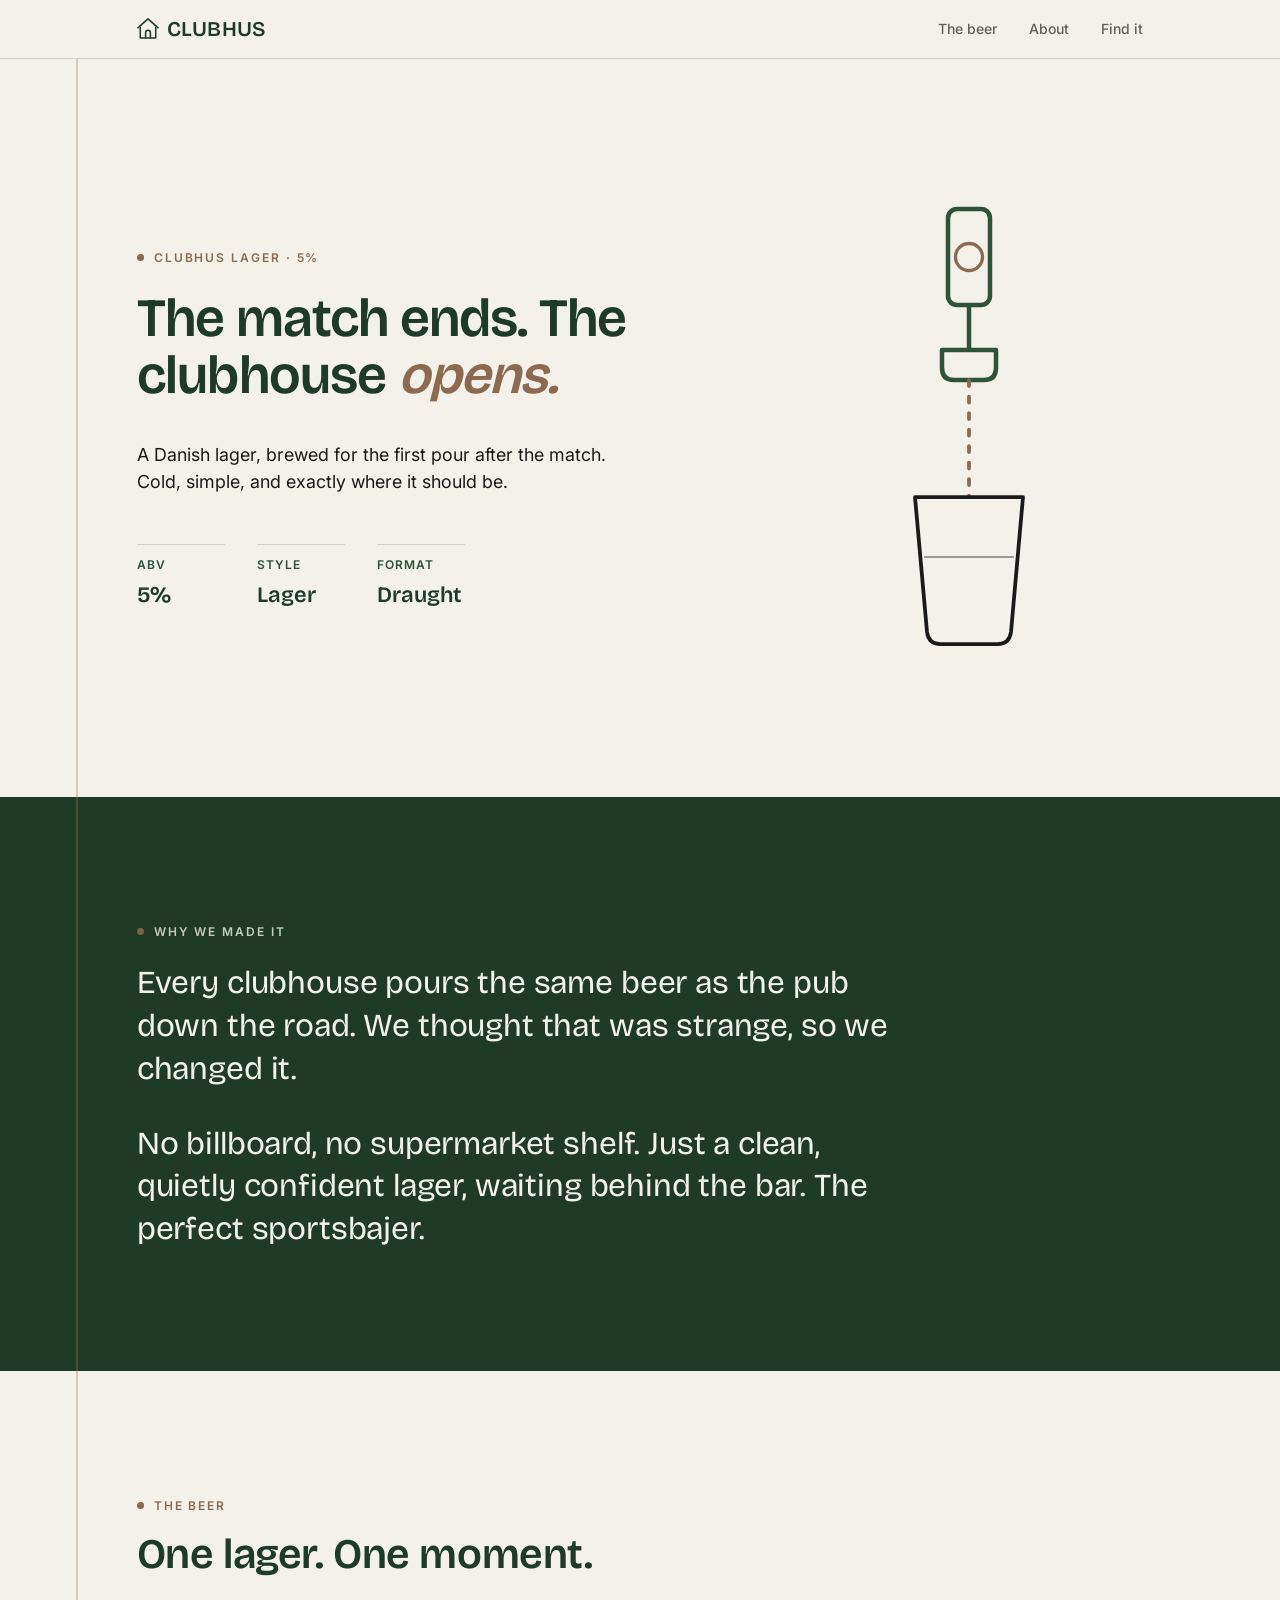
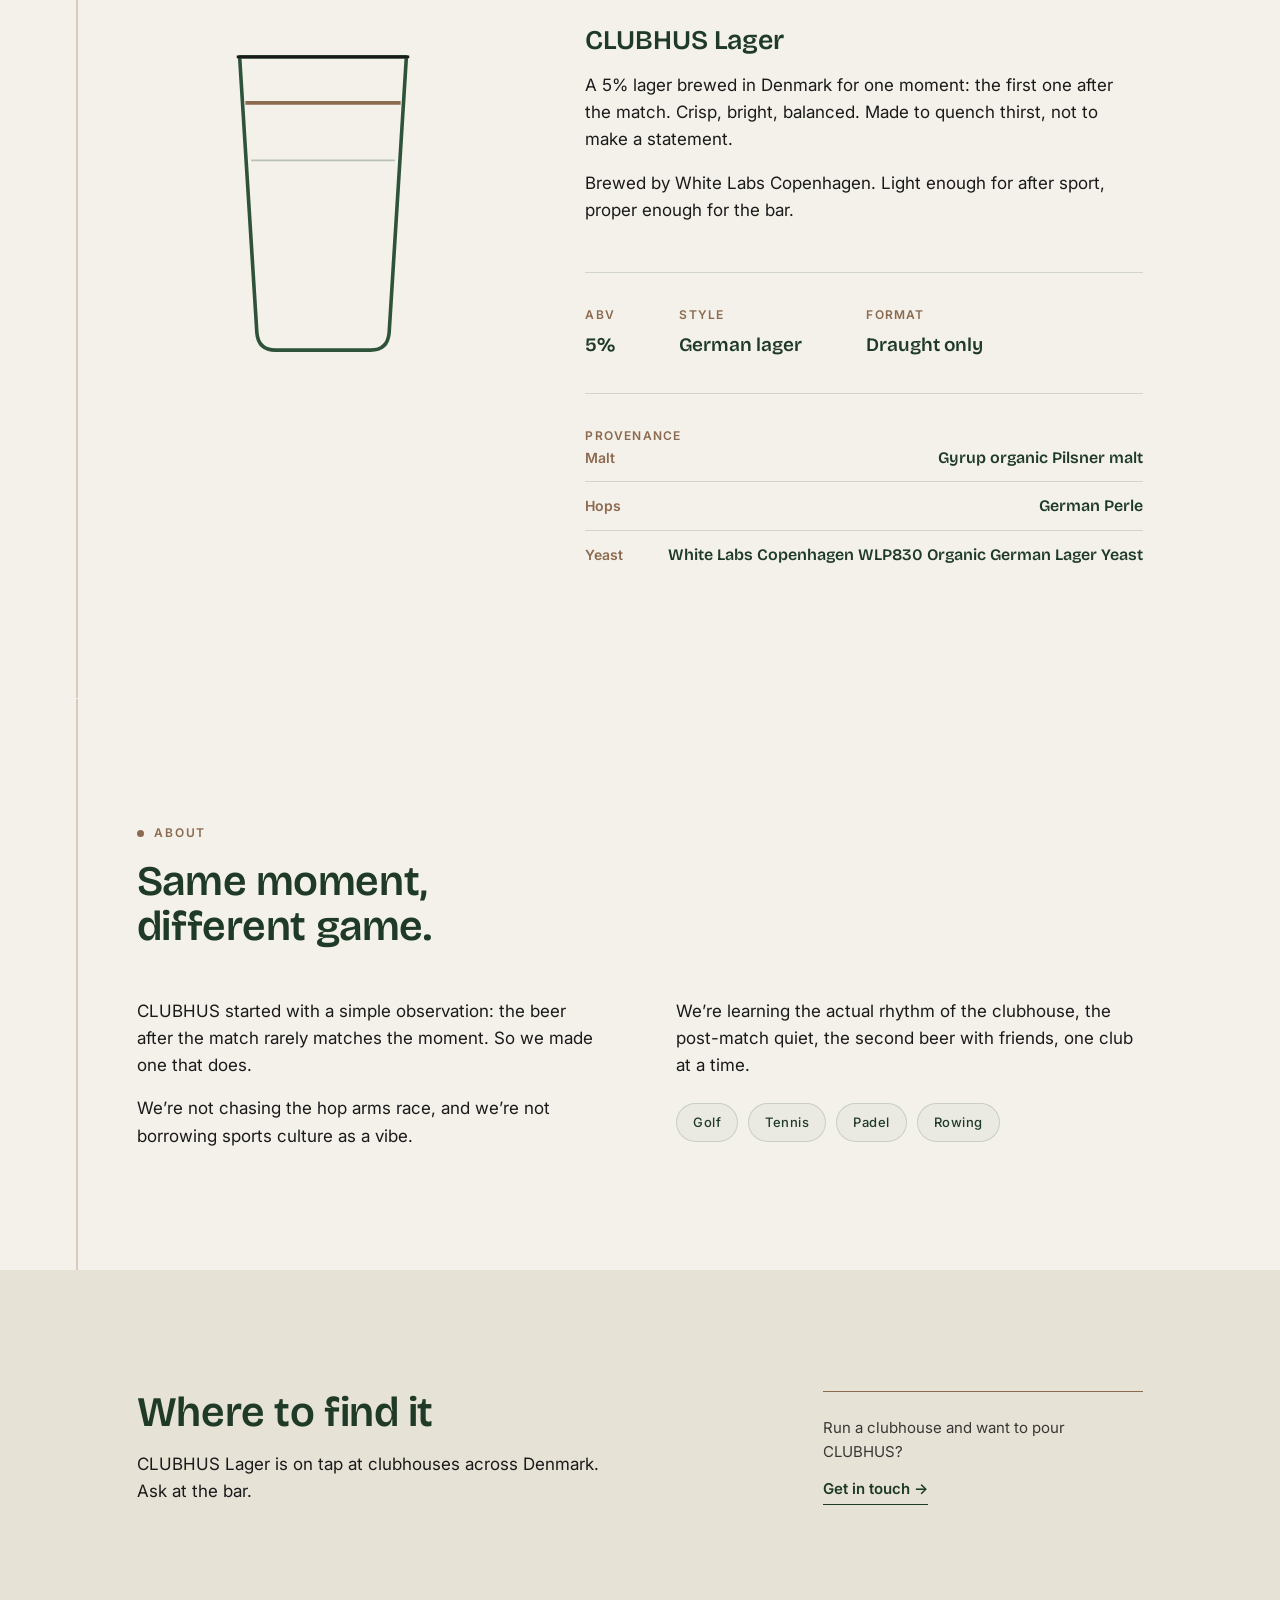
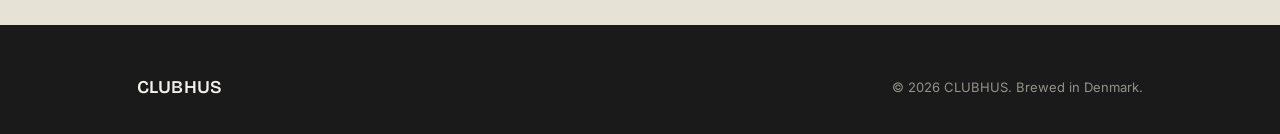
<file: versions/tap-refined.html>
<!DOCTYPE html>
<html lang="en">
<head>
<meta charset="UTF-8">
<meta name="viewport" content="width=device-width, initial-scale=1.0">
<title>CLUBHUS Lager</title>
<meta name="description" content="CLUBHUS Lager. A 5% Danish lager, brewed for the first pour after the match. Draught only.">
<meta name="theme-color" content="#2E5339">
<meta name="robots" content="noindex, nofollow">
<link rel="icon" href="data:image/svg+xml,%3Csvg xmlns='http://www.w3.org/2000/svg' viewBox='0 0 48 48'%3E%3Crect width='48' height='48' rx='10' fill='%232E5339'/%3E%3Cg fill='none' stroke='%23F4F1EA' stroke-width='2.6' stroke-linecap='round' stroke-linejoin='round'%3E%3Cpath d='M11 25 L24 12 L37 25'/%3E%3Cpath d='M15 25 L15 37 L33 37 L33 25'/%3E%3Cpath d='M20.6 37 L20.6 31 a3.4 3.4 0 0 1 6.8 0 L27.4 37'/%3E%3C/g%3E%3C/svg%3E">
<script>document.documentElement.classList.add('js');</script>
<link rel="preconnect" href="https://fonts.googleapis.com">
<link rel="preconnect" href="https://fonts.gstatic.com" crossorigin>
<link href="https://fonts.googleapis.com/css2?family=Bricolage+Grotesque:ital,opsz,wght@0,12..96,400;0,12..96,600;0,12..96,700;1,12..96,400;1,12..96,600;1,12..96,700&family=Inter:wght@400;500;600&display=swap" rel="stylesheet">
<style>

/* ============ Redesign - Preserve ============
   Audit-first evolution of origin/main's index.html (the "tap redesign"),
   not the older css/styles.css version - that page is already careful
   work: text-wrap:balance, global reduced-motion handling, and consistent
   focus-visible were already in place. Two real gaps closed here: no
   skip link, and two straight apostrophes. One new motion moment added
   per the redesign-preserve "+1 motion" dial, extending the page's own
   tap/pour motif rather than importing anything from elsewhere: the
   tapline now draws in like a poured line, and the glass's fill line
   rises into place when The Beer section comes into view. */

/* ============ TOKENS ============ */
:root{
  /* palette (locked) */
  --green-deep: #1F3B28;
  --green:      #2E5339;
  --chalk:      #F4F1EA;
  --wood:       #8C6A4F;
  --ink:        #1A1A1A;
  --chalk-dim:  #E7E2D6;
  --green-line: rgba(46,83,57,0.18);

  --display: "Bricolage Grotesque", ui-sans-serif, sans-serif;
  --body: "Inter", -apple-system, BlinkMacSystemFont, "Segoe UI", sans-serif;

  --container: 1160px;
  --gutter: clamp(22px, 6vw, 96px);

  /* spacing scale: one 8px rhythm, used everywhere */
  --space-1: 8px;
  --space-2: 16px;
  --space-3: 24px;
  --space-4: 32px;
  --space-5: 48px;
  --space-6: 64px;
  --section-y: clamp(72px, 10vw, 120px);

  /* type scale: display steps down cleanly h1 > h2 > h3 > lead > body */
  --fs-display:  clamp(38px, 4.4vw, 54px);
  --fs-lead:     clamp(22px, 2.8vw, 32px);
  --fs-h2:       clamp(28px, 3.4vw, 42px);
  --fs-h3:       clamp(21px, 2.2vw, 27px);
  --fs-body-lg:  clamp(17px, 1.4vw, 19px);
  --fs-body:     17px;

  /* motion */
  --ease: cubic-bezier(0.22, 0.61, 0.36, 1);

  /* single content-stacking breakpoint */
  --stack: 880px;
}

*{margin:0;padding:0;box-sizing:border-box;}
html{scroll-behavior:smooth;}
body{
  background:var(--chalk);
  color:var(--ink);
  font-family:var(--body);
  font-size:16px;
  line-height:1.6;
  -webkit-font-smoothing:antialiased;
  text-rendering:optimizeLegibility;
  overflow-x:hidden;
}

/* LOCKED TYPE SYSTEM: Bricolage Grotesque (display) + Inter (body/main
   text). Emphasis within display type uses Bricolage Grotesque's own
   italic weight, not a second serif family. Every display element
   shares one treatment with optical sizing on, so it holds from 12px
   labels up to the hero. */
h1, h2, h3, .wordmark, .footer-word, .fact dd, .provenance dd, .manifesto-text, .meta-item b{
  font-family:var(--display);
  font-optical-sizing:auto;
}
h1, h2, h3{ text-wrap:balance; }

@media (prefers-reduced-motion: reduce){
  *{
    animation-duration:0.01ms !important;
    animation-iteration-count:1 !important;
    transition-duration:0.01ms !important;
    scroll-behavior:auto !important;
  }
}

a{color:inherit;}
a:focus-visible, button:focus-visible{
  outline:2px solid var(--wood);
  outline-offset:3px;
}
img{max-width:100%;display:block;}

.skip-link{
  position:fixed; top:10px; left:10px; z-index:200;
  transform:translateY(-160%);
  background:var(--green-deep); color:var(--chalk);
  padding:10px 16px; border-radius:4px;
  font-size:13px; font-weight:600; letter-spacing:0.04em;
  transition:transform 0.25s var(--ease);
}
.skip-link:focus-visible{ transform:translateY(0); outline-offset:2px; }

/* ============ TAP LINE (signature structural device) ============
   A vertical brass rule runs the length of the page, like the line down a
   tap handle. It holds at narrow widths too: it simply becomes the left
   margin rule of the text column, and only softens on the tightest phones. */
.tapline{
  position:absolute;
  left:calc(var(--gutter) - 1px);
  top:0;
  bottom:0;
  width:2px;
  background:var(--wood);
  opacity:0.28;
  z-index:0;
  transform-origin:top;
  transform:scaleY(0);
  animation:pourLine 0.9s var(--ease) forwards;
  animation-delay:0.1s;
}
@keyframes pourLine{ to{ transform:scaleY(1); } }
@media (prefers-reduced-motion: reduce){ .tapline{ transform:scaleY(1); animation:none; } }
@media (max-width:460px){
  .tapline{opacity:0.2;}
}

.plaque{
  position:relative;
  display:inline-flex;
  align-items:center;
  gap:10px;
  font-family:var(--body);
  font-size:12px;
  letter-spacing:0.16em;
  text-transform:uppercase;
  color:var(--wood);
  font-weight:600;
  line-height:1;
}
.plaque::before{
  content:"";
  width:7px;
  height:7px;
  border-radius:50%;
  background:var(--wood);
  display:inline-block;
}

/* ============ LAYOUT SHELL ============ */
.wrap{
  max-width:var(--container);
  margin:0 auto;
  padding:0 var(--gutter);
  position:relative;
}
section{
  position:relative;
  padding:var(--section-y) 0;
}
section[id]{ scroll-margin-top:88px; } /* clear the sticky nav on anchor jumps */

/* ============ NAV ============ */
header{
  position:sticky;
  top:0;
  z-index:50;
  background:rgba(244,241,234,0.85);
  backdrop-filter:blur(10px);
  -webkit-backdrop-filter:blur(10px);
  border-bottom:1px solid var(--green-line);
}
.nav{
  max-width:var(--container);
  margin:0 auto;
  padding:18px var(--gutter);
  display:flex;
  align-items:center;
  justify-content:space-between;
}
.brand{
  display:inline-flex;
  align-items:center;
  gap:8px;
  text-decoration:none;
}
.brand-mark{
  width:22px;
  height:auto;
  color:var(--green-deep);
  flex:none;
  position:relative;
  top:-0.5px; /* optical: sit the roofline against the cap height */
}
.wordmark{
  font-weight:600;
  font-size:21px;
  line-height:1;
  letter-spacing:0.01em;
  color:var(--green-deep);
  text-decoration:none;
}
.nav-links{
  display:flex;
  gap:var(--space-4);
  list-style:none;
  font-size:14px;
  font-weight:500;
}
.nav-links a{
  text-decoration:none;
  color:var(--ink);
  opacity:0.68;
  transition:opacity 0.2s var(--ease);
}
.nav-links a:hover{opacity:1;}
@media (max-width:600px){
  .nav-links{display:none;}
}

/* ============ HERO ============ */
.hero{
  padding-block:clamp(56px, 9vh, 112px);
  min-height:82vh;
  display:flex;
  align-items:center;
}
.hero-grid{
  display:grid;
  grid-template-columns:1.25fr 0.75fr;
  gap:clamp(32px, 6vw, 80px);
  align-items:center;
  width:100%;
}
@media (max-width:880px){
  .hero-grid{grid-template-columns:1fr; gap:var(--space-6);}
  .hero-art{order:-1;}
}

.hero h1{
  font-weight:600;
  font-size:var(--fs-display);
  line-height:0.98;
  letter-spacing:-0.015em;
  color:var(--green-deep);
  margin:var(--space-3) 0 var(--space-4);
}
.hero h1 em{
  font-style:italic;
  font-weight:600;
  color:var(--wood);
  line-height:1.1;
  display:inline-block;
  padding-bottom:0.06em;
}
.hero p{
  font-size:var(--fs-body-lg);
  line-height:1.55;
  max-width:44ch;
  color:var(--ink);
}
.hero-meta{
  margin-top:var(--space-5);
  display:flex;
  gap:var(--space-4);
  flex-wrap:wrap;
}
.meta-item{
  font-size:12px;
  letter-spacing:0.09em;
  text-transform:uppercase;
  color:var(--green);
  font-weight:600;
  border-top:1px solid var(--green-line);
  padding-top:10px;
  min-width:88px;
}
.meta-item b{
  display:block;
  font-size:22px;
  letter-spacing:0;
  text-transform:none;
  color:var(--green-deep);
  font-weight:600;
  margin-top:4px;
  font-variant-numeric:tabular-nums;
}

/* Hero entrance: one quiet staggered rise, then still. */
.hero-eyebrow{opacity:0; animation:rise 0.7s var(--ease) forwards 0.05s;}
.hero h1{opacity:0; animation:rise 0.8s var(--ease) forwards 0.15s;}
.hero p{opacity:0; animation:rise 0.8s var(--ease) forwards 0.30s;}
.hero-meta{opacity:0; animation:rise 0.8s var(--ease) forwards 0.45s;}
.hero-art{opacity:0; animation:rise 1s var(--ease) forwards 0.20s;}
@keyframes rise{
  from{opacity:0; transform:translateY(16px);}
  to{opacity:1; transform:translateY(0);}
}

/* ---- Hero art: tap handle line-art, scaled to sit against the display type ---- */
.hero-art{
  display:flex;
  justify-content:center;
}
.tap-illustration{
  width:clamp(210px, 26vw, 300px);
  height:auto;
}
/* graduated pour: dashed stream that flows continuously down into the glass */
.tap-illustration .pour{
  stroke-dasharray:4 7;
  animation:flow 1.8s linear infinite;
}
@keyframes flow{ to{stroke-dashoffset:-110;} }
@media (prefers-reduced-motion: reduce){
  .tap-illustration .pour{animation:none; stroke-dashoffset:0;}
}
@media (max-width:880px){
  .tap-illustration{width:clamp(180px, 40vw, 230px);}
}

/* ============ SECTION HEADINGS ============ */
.section-head{
  margin-bottom:var(--space-5);
  max-width:680px;
}
.section-head .plaque{margin-bottom:20px;}
.section-head h2{
  font-weight:600;
  font-size:var(--fs-h2);
  color:var(--green-deep);
  line-height:1.08;
  letter-spacing:-0.01em;
}

/* ============ MANIFESTO ============ */
.manifesto{
  background:var(--green-deep);
  color:var(--chalk);
}
.manifesto .tapline{opacity:0.42;}
.manifesto .plaque{color:var(--chalk-dim); opacity:0.85; margin-bottom:var(--space-3);}
.manifesto .plaque::before{background:var(--wood);}
.manifesto-text{
  max-width:760px;
  font-size:var(--fs-lead);
  font-weight:400;
  line-height:1.34;
  letter-spacing:-0.005em;
}
.manifesto-text + .manifesto-text{margin-top:var(--space-4);}

/* ============ THE BEER ============ */
.beer-grid{
  display:grid;
  grid-template-columns:0.8fr 1.2fr;
  gap:clamp(40px, 6vw, 88px);
  align-items:start;
}
@media (max-width:880px){
  .beer-grid{grid-template-columns:1fr; gap:var(--space-6);}
}
.glass-art{
  display:flex;
  justify-content:center;
  padding-top:6px;
}
.glass-illustration{
  width:clamp(170px, 20vw, 230px);
}
/* the fill line rises into place once the glass is on screen, echoing the
   hero's pour - reveal.is-visible gates it so it never fires off-screen */
.glass-illustration .fill{
  stroke-dasharray:108;
  stroke-dashoffset:108;
  transition:stroke-dashoffset 0.9s var(--ease) 0.15s;
}
.reveal.is-visible .glass-illustration .fill{ stroke-dashoffset:0; }
@media (prefers-reduced-motion: reduce){
  .glass-illustration .fill{ stroke-dashoffset:0; transition:none; }
}

.beer-copy h3{
  font-size:var(--fs-h3);
  font-weight:600;
  color:var(--green-deep);
  line-height:1.15;
  margin-bottom:var(--space-2);
}
.beer-copy p{
  font-size:var(--fs-body);
  max-width:56ch;
  margin-bottom:var(--space-2);
}
.beer-copy p:last-of-type{margin-bottom:0;}

.facts{
  margin-top:var(--space-5);
  border-top:1px solid var(--green-line);
  padding-top:var(--space-4);
  display:grid;
  grid-template-columns:repeat(3, auto);
  gap:var(--space-3) var(--space-6);
  justify-content:start;
}
@media (max-width:540px){
  .facts{grid-template-columns:repeat(2, 1fr);}
}
.fact dt{
  font-size:12px;
  letter-spacing:0.1em;
  text-transform:uppercase;
  color:var(--wood);
  font-weight:600;
  margin-bottom:6px;
}
.fact dd{
  font-size:19px;
  color:var(--green-deep);
  font-weight:600;
  font-variant-numeric:tabular-nums;
}

/* ---- Provenance: full spec list, room for the strain name ---- */
.provenance{
  margin-top:var(--space-4);
  border-top:1px solid var(--green-line);
  padding-top:var(--space-4);
}
.provenance .plabel{
  font-size:12px;
  letter-spacing:0.1em;
  text-transform:uppercase;
  color:var(--wood);
  font-weight:600;
  margin-bottom:var(--space-2);
}
.provenance .prow{
  display:flex;
  justify-content:space-between;
  align-items:baseline;
  gap:var(--space-4);
  padding:11px 0;
  border-top:1px solid var(--green-line);
}
.provenance .prow:first-of-type{border-top:none; padding-top:0;}
.provenance dt{
  font-size:14px;
  color:var(--wood);
  font-weight:600;
  white-space:nowrap;
}
.provenance dd{
  font-size:16px;
  color:var(--green-deep);
  font-weight:600;
  text-align:right;
}
@media (max-width:480px){
  .provenance .prow{flex-direction:column; gap:2px;}
  .provenance dd{text-align:left;}
}

/* ============ ABOUT / CLUBS ROW ============ */
.about-row{
  display:grid;
  grid-template-columns:1fr 1fr;
  gap:clamp(32px, 6vw, 72px);
}
@media (max-width:880px){
  .about-row{grid-template-columns:1fr; gap:var(--space-5);}
}
.about-row p{
  font-size:var(--fs-body);
  margin-bottom:var(--space-2);
  max-width:48ch;
}
.about-row p:last-child{margin-bottom:0;}

.clubs-list{
  margin-top:var(--space-3);
  display:flex;
  flex-wrap:wrap;
  gap:10px;
}
.club-tag{
  font-size:13px;
  letter-spacing:0.04em;
  padding:8px 16px;
  border:1px solid var(--green-line);
  border-radius:100px;
  color:var(--green-deep);
  font-weight:500;
  background:rgba(46,83,57,0.04);
}

/* ============ FIND IT ============ */
.find{
  background:var(--chalk-dim);
}
.find-grid{
  display:flex;
  justify-content:space-between;
  align-items:flex-end;
  gap:var(--space-6);
  flex-wrap:wrap;
}
.find-text h2{
  font-size:var(--fs-h2);
  color:var(--green-deep);
  font-weight:600;
  line-height:1.08;
  letter-spacing:-0.01em;
  margin-bottom:var(--space-2);
  max-width:14ch;
}
.find-text p{
  max-width:42ch;
  font-size:var(--fs-body);
}

.club-cta{
  border-top:1px solid var(--wood);
  padding-top:var(--space-3);
  max-width:320px;
}
.club-cta p{
  font-size:15px;
  color:var(--ink);
  opacity:0.85;
  margin-bottom:12px;
}
.club-cta a{
  display:inline-flex;
  align-items:center;
  gap:8px;
  font-weight:600;
  font-size:15px;
  text-decoration:none;
  color:var(--green-deep);
  border-bottom:1px solid var(--green-deep);
  padding-bottom:3px;
  transition:gap 0.25s var(--ease);
}
.club-cta a:hover{gap:13px;}

/* ============ FOOTER ============ */
footer{
  background:var(--ink);
  color:var(--chalk-dim);
  padding:var(--space-5) 0 var(--space-4);
}
.footer-row{
  display:flex;
  justify-content:space-between;
  align-items:center;
  flex-wrap:wrap;
  gap:var(--space-2);
  font-size:13px;
}
.footer-row > span:last-child{opacity:0.6;}
.footer-word{
  font-size:18px;
  color:var(--chalk);
  font-weight:600;
  letter-spacing:0.01em;
}

/* ============ REVEAL ON SCROLL ============
   Only hidden when JS is present, so no-JS still shows everything. */
.js .reveal{
  opacity:0;
  transform:translateY(18px);
  transition:opacity 0.7s var(--ease), transform 0.7s var(--ease);
}
.js .reveal.is-visible{
  opacity:1;
  transform:none;
}
@media (prefers-reduced-motion: reduce){
  .js .reveal{opacity:1 !important; transform:none !important;}
}

</style>
</head>
<body>

<a class="skip-link" href="#top">Skip to content</a>

<header>
  <nav class="nav">
    <a href="#top" class="brand" aria-label="CLUBHUS home">
      <svg class="brand-mark" viewBox="5.5 6.5 37 35" fill="none" stroke="currentColor" stroke-width="2.6" stroke-linecap="round" stroke-linejoin="round" aria-hidden="true">
        <path d="M7,23 L24,8 L41,23"/>
        <path d="M11,23 L11,40 L37,40 L37,23"/>
        <path d="M20,40 L20,31 a4,4 0 0 1 8,0 L28,40"/>
      </svg>
      <span class="wordmark">CLUBHUS</span>
    </a>
    <ul class="nav-links">
      <li><a href="#beer">The beer</a></li>
      <li><a href="#about">About</a></li>
      <li><a href="#find">Find it</a></li>
    </ul>
  </nav>
</header>

<main id="top">

  <!-- ============ HERO ============ -->
  <section class="hero">
    <div class="tapline" aria-hidden="true"></div>
    <div class="wrap hero-grid">
      <div>
        <div class="plaque hero-eyebrow">CLUBHUS Lager &middot; 5%</div>
        <h1>The match ends. The clubhouse <em>opens.</em></h1>
        <p>A Danish lager, brewed for the first pour after the match. Cold, simple, and exactly where it should be.</p>
        <div class="hero-meta">
          <div class="meta-item">ABV<b>5%</b></div>
          <div class="meta-item">Style<b>Lager</b></div>
          <div class="meta-item">Format<b>Draught</b></div>
        </div>
      </div>
      <div class="hero-art">
        <svg class="tap-illustration" viewBox="0 0 200 320" fill="none" xmlns="http://www.w3.org/2000/svg" role="img" aria-label="Line illustration of a tap handle pouring into a glass">
          <!-- tap handle -->
          <rect x="86" y="14" width="28" height="64" rx="6" stroke="#2E5339" stroke-width="3"/>
          <line x1="100" y1="78" x2="100" y2="108" stroke="#2E5339" stroke-width="3"/>
          <circle cx="100" cy="46" r="9" stroke="#8C6A4F" stroke-width="2.2"/>
          <!-- spout -->
          <path d="M82 108 H118 V120 Q118 128 110 128 H90 Q82 128 82 120 Z" stroke="#2E5339" stroke-width="3" stroke-linejoin="round"/>
          <!-- pour stream -->
          <line class="pour" x1="100" y1="128" x2="100" y2="206" stroke="#8C6A4F" stroke-width="2.5" stroke-linecap="round"/>
          <!-- glass -->
          <path d="M64 206 L72 296 Q73 304 81 304 H119 Q127 304 128 296 L136 206 Z" stroke="#1A1A1A" stroke-width="2.5" stroke-linejoin="round"/>
          <line x1="70" y1="246" x2="130" y2="246" stroke="#1A1A1A" stroke-width="1.4" opacity="0.4"/>
        </svg>
      </div>
    </div>
  </section>

  <!-- ============ MANIFESTO ============ -->
  <section class="manifesto">
    <div class="tapline" aria-hidden="true"></div>
    <div class="wrap reveal">
      <div class="plaque">Why we made it</div>
      <p class="manifesto-text">
        Every clubhouse pours the same beer as the pub down the road.
        We thought that was strange, so we changed it.
      </p>
      <p class="manifesto-text">
        No billboard, no supermarket shelf. Just a clean, quietly confident
        lager, waiting behind the bar. The perfect sportsbajer.
      </p>
    </div>
  </section>

  <!-- ============ THE BEER ============ -->
  <section id="beer">
    <div class="tapline" aria-hidden="true"></div>
    <div class="wrap">
      <div class="section-head reveal">
        <div class="plaque">The beer</div>
        <h2>One lager. One moment.</h2>
      </div>
      <div class="beer-grid reveal">
        <div class="glass-art">
          <svg class="glass-illustration" viewBox="0 0 160 240" fill="none" xmlns="http://www.w3.org/2000/svg" role="img" aria-label="Line illustration of a glass of lager">
            <path d="M22 18 L34 210 Q35 222 47 222 H113 Q125 222 126 210 L138 18 Z" stroke="#2E5339" stroke-width="2.5" stroke-linejoin="round"/>
            <path d="M30 90 H130" stroke="#2E5339" stroke-width="1.2" opacity="0.3"/>
            <path class="fill" d="M26 50 H134" stroke="#8C6A4F" stroke-width="2.5"/>
            <path d="M20 18 H140" stroke="#1A1A1A" stroke-width="2"/>
          </svg>
        </div>
        <div class="beer-copy">
          <h3>CLUBHUS Lager</h3>
          <p>A 5% lager brewed in Denmark for one moment: the first one after the match. Crisp, bright, balanced. Made to quench thirst, not to make a statement.</p>
          <p>Brewed by White Labs Copenhagen. Light enough for after sport, proper enough for the bar.</p>
          <dl class="facts">
            <div class="fact"><dt>ABV</dt><dd>5%</dd></div>
            <div class="fact"><dt>Style</dt><dd>German lager</dd></div>
            <div class="fact"><dt>Format</dt><dd>Draught only</dd></div>
          </dl>
          <div class="provenance">
            <p class="plabel">Provenance</p>
            <dl>
              <div class="prow"><dt>Malt</dt><dd>Gyrup organic Pilsner malt</dd></div>
              <div class="prow"><dt>Hops</dt><dd>German Perle</dd></div>
              <div class="prow"><dt>Yeast</dt><dd>White Labs Copenhagen WLP830 Organic German Lager Yeast</dd></div>
            </dl>
          </div>
        </div>
      </div>
    </div>
  </section>

  <!-- ============ ABOUT ============ -->
  <section id="about">
    <div class="tapline" aria-hidden="true"></div>
    <div class="wrap">
      <div class="section-head reveal">
        <div class="plaque">About</div>
        <h2>Same moment,<br>different game.</h2>
      </div>
      <div class="about-row reveal">
        <div>
          <p>CLUBHUS started with a simple observation: the beer after the match rarely matches the moment. So we made one that does.</p>
          <p>We&rsquo;re not chasing the hop arms race, and we&rsquo;re not borrowing sports culture as a vibe.</p>
        </div>
        <div>
          <p>We&rsquo;re learning the actual rhythm of the clubhouse, the post-match quiet, the second beer with friends, one club at a time.</p>
          <div class="clubs-list">
            <span class="club-tag">Golf</span>
            <span class="club-tag">Tennis</span>
            <span class="club-tag">Padel</span>
            <span class="club-tag">Rowing</span>
          </div>
        </div>
      </div>
    </div>
  </section>

  <!-- ============ FIND IT ============ -->
  <section id="find" class="find">
    <div class="wrap find-grid reveal">
      <div class="find-text">
        <h2>Where to find it</h2>
        <p>CLUBHUS Lager is on tap at clubhouses across Denmark. Ask at the bar.</p>
      </div>
      <div class="club-cta">
        <p>Run a clubhouse and want to pour CLUBHUS?</p>
        <a href="mailto:hello@clubhus.dk">Get in touch &rarr;</a>
      </div>
    </div>
  </section>

</main>

<footer>
  <div class="wrap footer-row">
    <span class="footer-word">CLUBHUS</span>
    <span>&copy; 2026 CLUBHUS. Brewed in Denmark.</span>
  </div>
</footer>

<script>
  // Scroll reveal: simple, no library, respects reduced motion via CSS above
  const revealEls = document.querySelectorAll('.reveal');
  const observer = new IntersectionObserver((entries) => {
    entries.forEach(entry => {
      if (entry.isIntersecting) {
        entry.target.classList.add('is-visible');
        observer.unobserve(entry.target);
      }
    });
  }, { threshold: 0.15, rootMargin: '0px 0px -8% 0px' });
  revealEls.forEach(el => observer.observe(el));
</script>

</body>
</html>
</file>
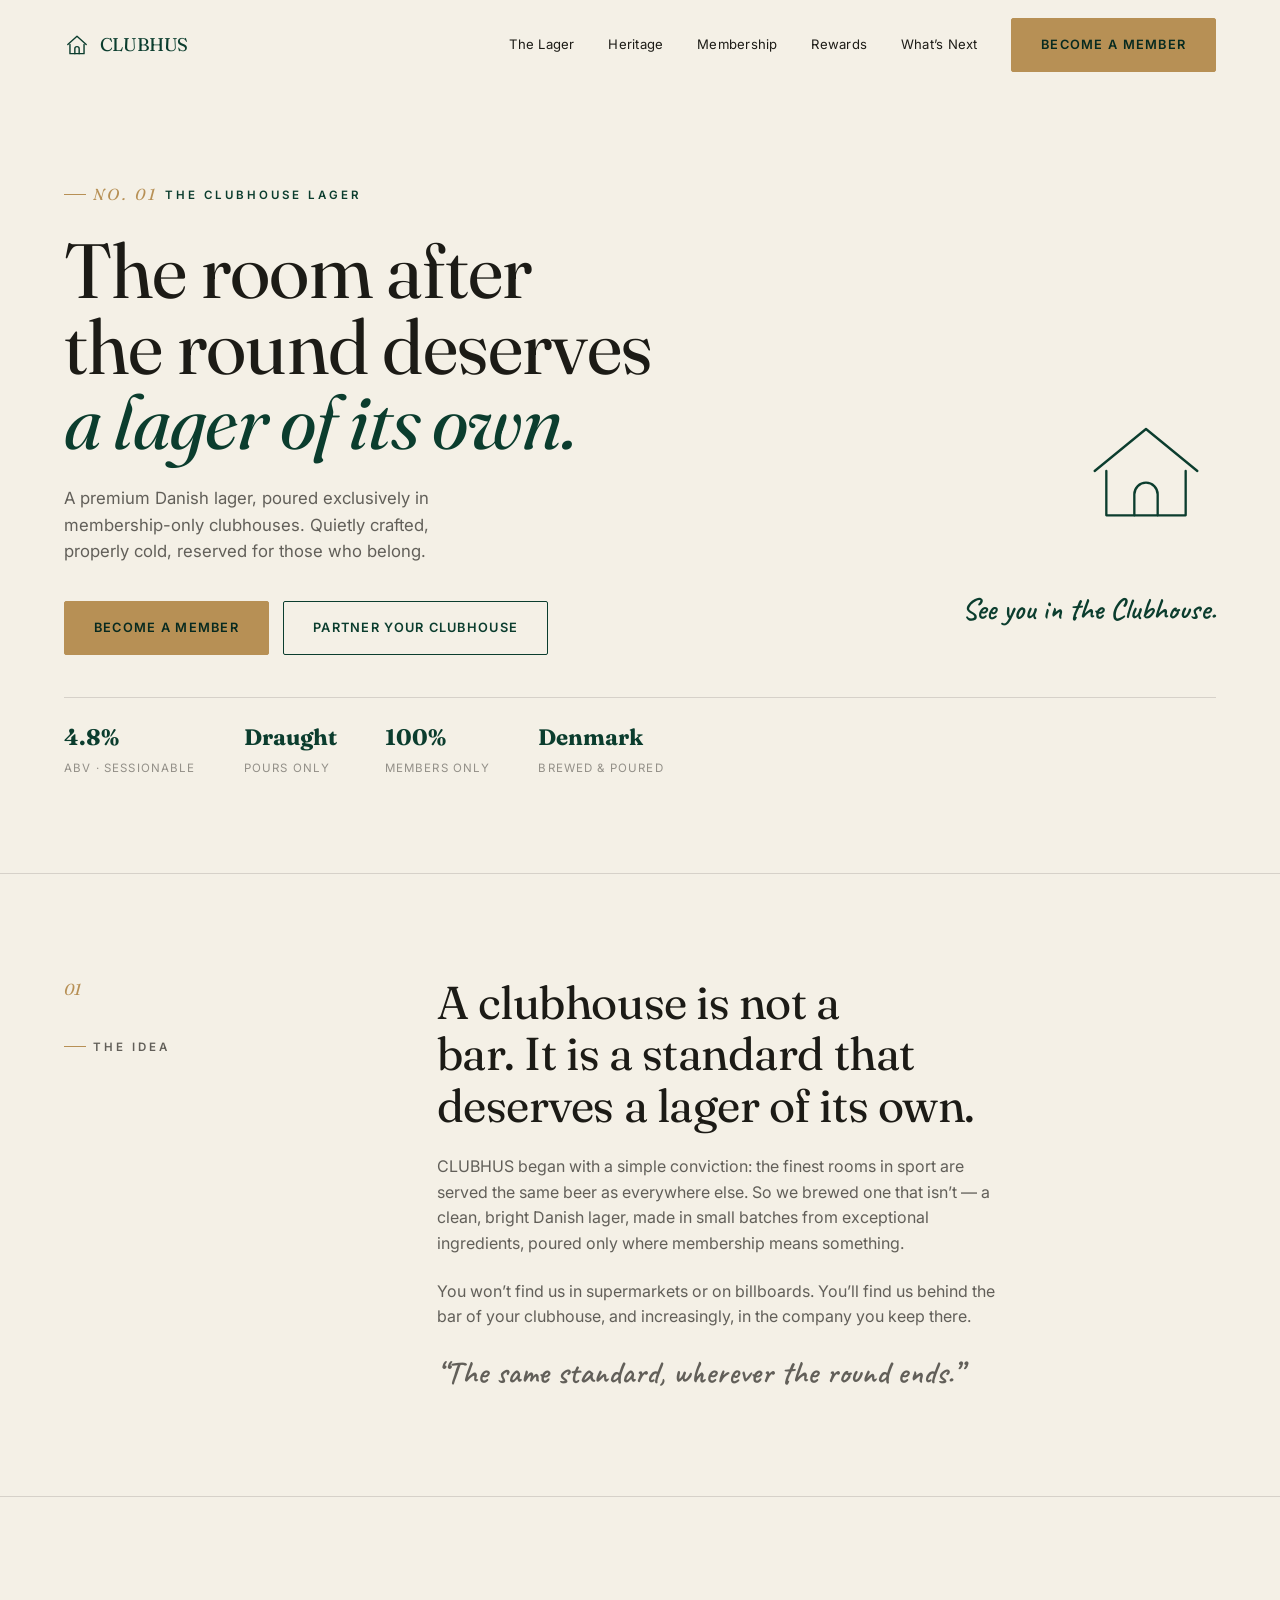
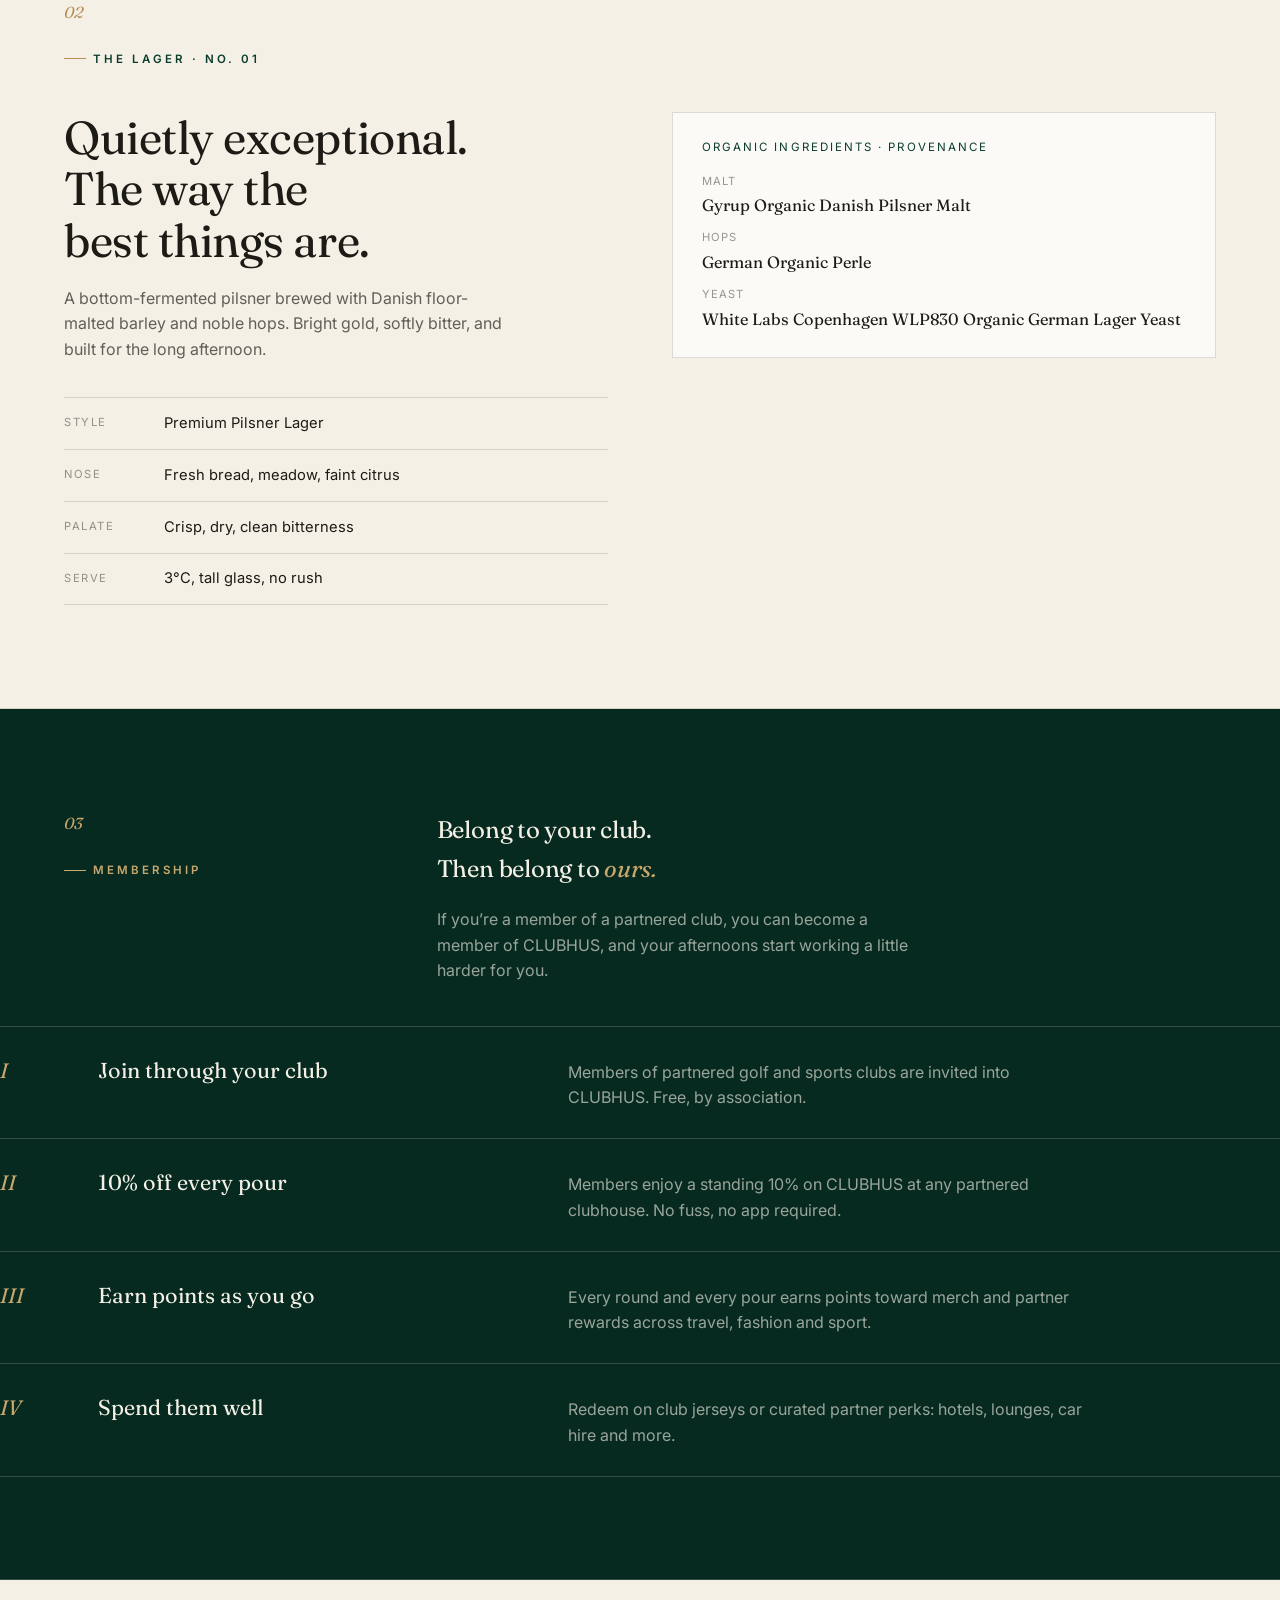
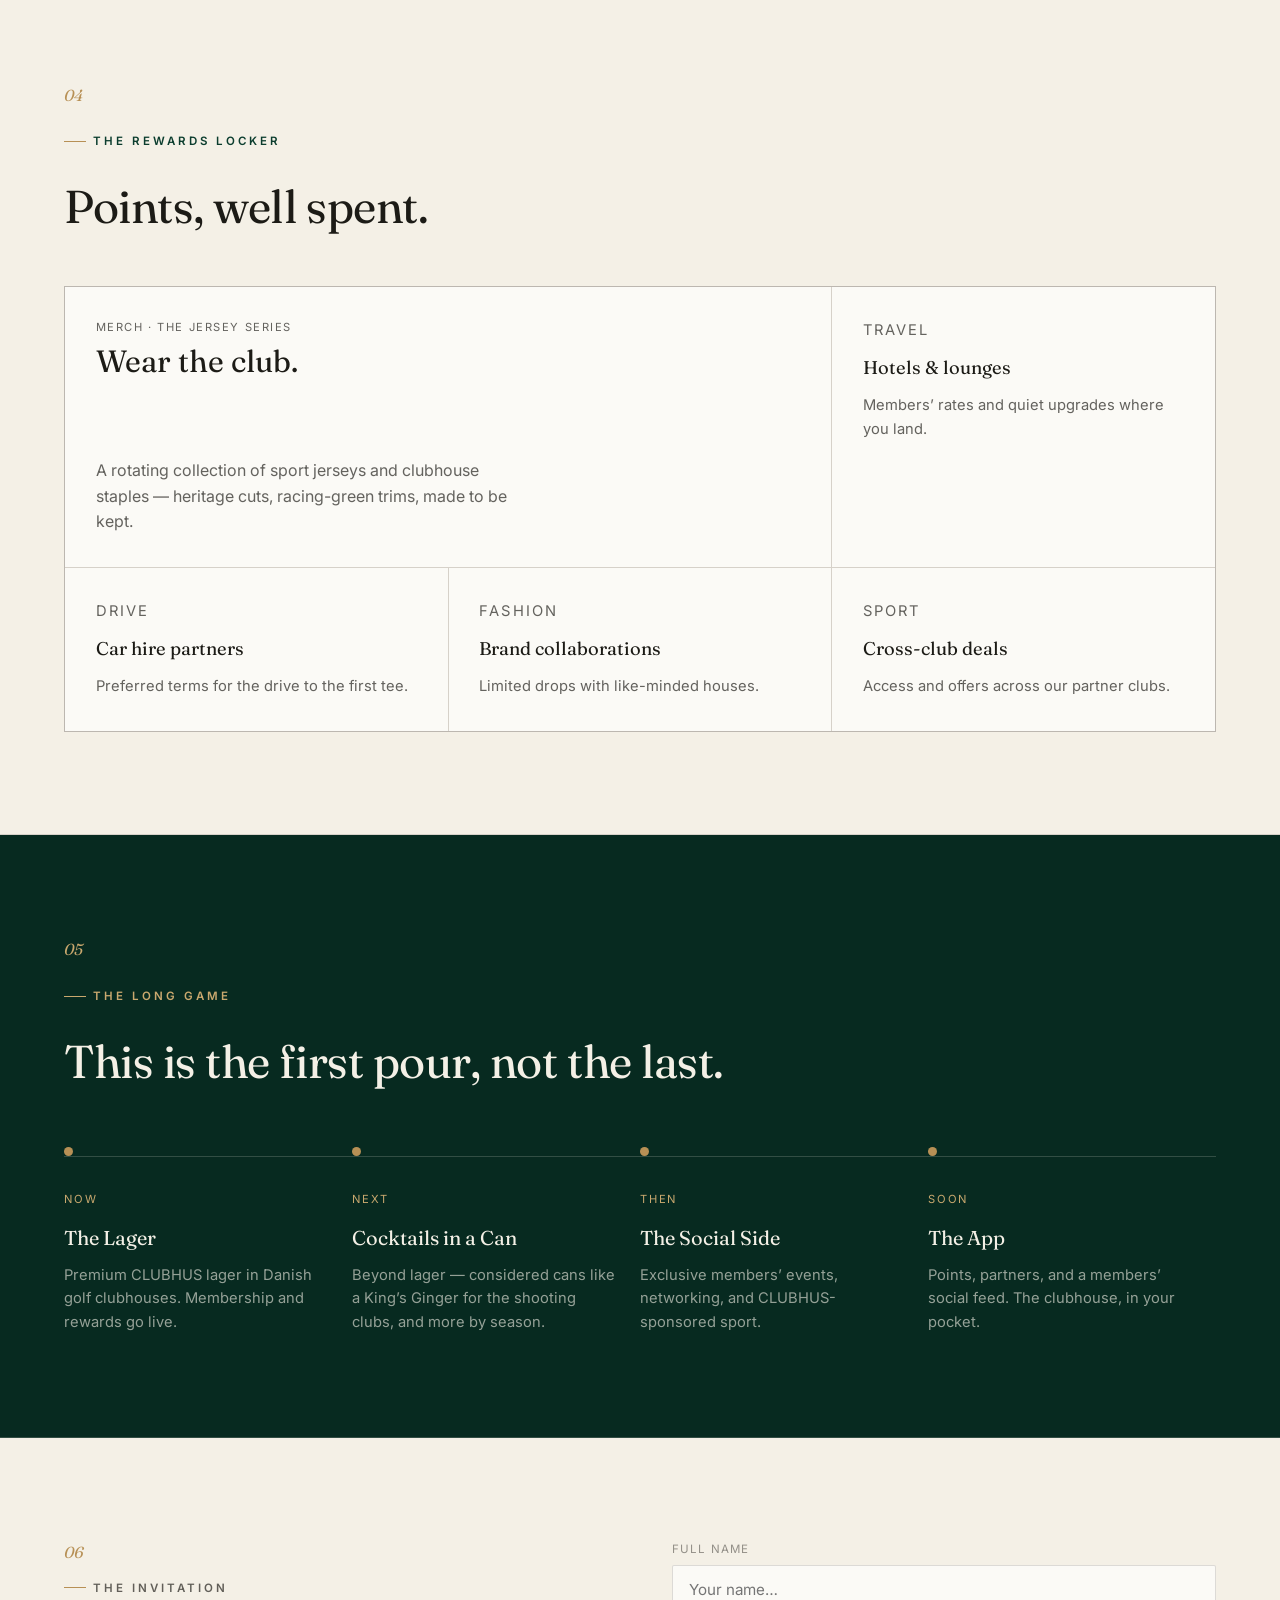
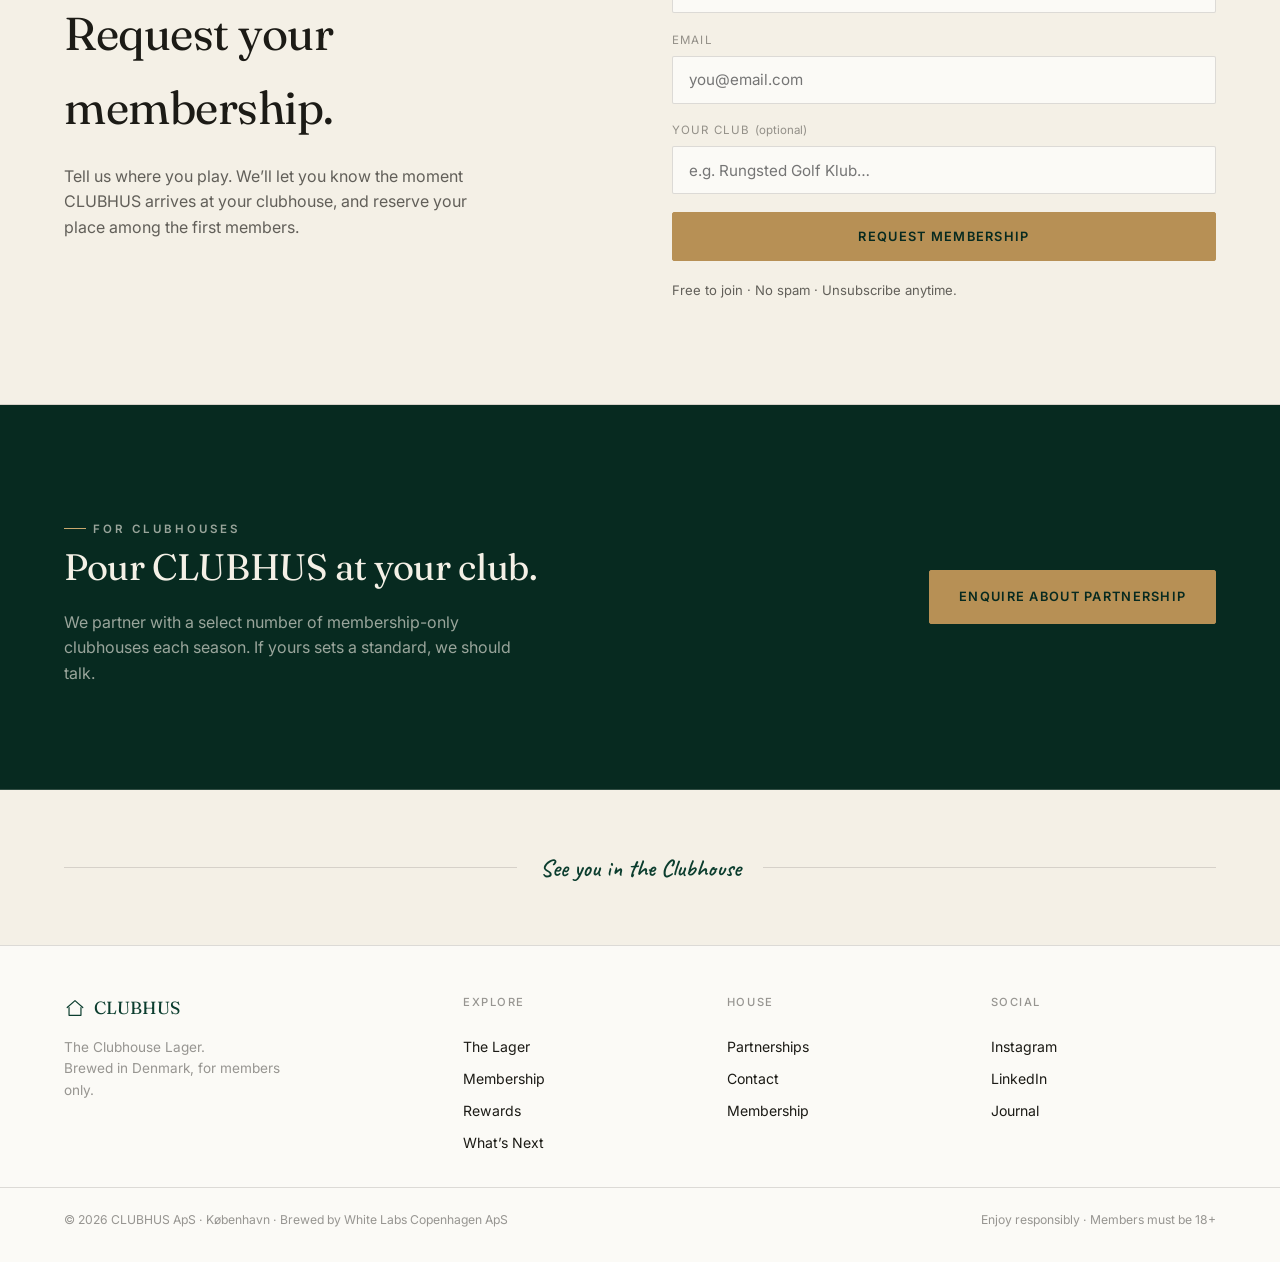
<file: versions/the-standard.html>
<!doctype html>
<html lang="en">
<head>
<meta charset="UTF-8">
<meta name="viewport" content="width=device-width, initial-scale=1.0">
<meta name="theme-color" content="#0B3D2E">
<meta name="color-scheme" content="light only">
<title>CLUBHUS · The Standard · Members Only</title>
<meta name="description" content="CLUBHUS is a premium Danish lager brewed exclusively for membership-only sports clubhouses. Heritage, craft, and quiet exclusivity. Beginning with golf clubs in Denmark.">
<meta name="robots" content="noindex, nofollow">
<meta property="og:title" content="CLUBHUS · The Standard">
<meta property="og:description" content="A premium lager for membership-only clubhouses. Heritage in every pour.">
<meta property="og:type" content="website">
<link rel="icon" href="data:image/svg+xml,%3Csvg xmlns='http://www.w3.org/2000/svg' viewBox='0 0 48 48'%3E%3Crect width='48' height='48' rx='8' fill='%230B3D2E'/%3E%3Cg fill='none' stroke='%23F4F0E6' stroke-width='2.4' stroke-linecap='round' stroke-linejoin='round'%3E%3Cpath d='M11 24 L24 12 L37 24'/%3E%3Cpath d='M14 24 L14 37 L34 37 L34 24'/%3E%3C/g%3E%3C/svg%3E">

<link rel="preconnect" href="https://fonts.googleapis.com">
<link rel="preconnect" href="https://fonts.gstatic.com" crossorigin>
<link href="https://fonts.googleapis.com/css2?family=Caveat:wght@600&family=Fraunces:ital,opsz,wght@0,9..144,340..600;1,9..144,340..600&family=Inter:wght@400;500;600&display=swap" rel="stylesheet">

<style>
/* ============ Design Read ============
   Premium consumer landing page for members-only clubhouse audience.
   Language: quiet-luxury / Scandinavian editorial, not "AI premium."
   Dials — VARIANCE 7 · MOTION 5 · DENSITY 3.
   Brand tokens sourced from DESIGN.md — no parallel palette invented.
   Anti-defaults avoided: no centered hero-over-mesh, no equal 3-card
   grids, no purple gradients, no glassmorphism. */

:root{
  --green:      #0B3D2E;
  --green-deep: #072A20;
  --green-soft: #14513D;
  --cream:      #F4F0E6;
  --paper:      #FBFAF6;
  --ink:        #1C1B16;
  --ink-70:     rgba(28,27,22,.68);
  --ink-45:     rgba(28,27,22,.45);
  --brass:      #B79055;
  --brass-soft: #C9A86E;
  --line:       rgba(28,27,22,.14);
  --line-light: rgba(244,240,230,.18);

  --serif:  'Fraunces', Georgia, 'Times New Roman', serif;
  --sans:   'Inter', -apple-system, BlinkMacSystemFont, 'Segoe UI', sans-serif;
  --script: 'Caveat', 'Bradley Hand', cursive;

  --maxw: 1320px;
  --pad: clamp(20px, 5vw, 80px);
  --ease: cubic-bezier(.22,.61,.36,1);
}

*,*::before,*::after{ box-sizing:border-box; }
html{ scroll-behavior:smooth; }
@media (prefers-reduced-motion: reduce){ html{ scroll-behavior:auto; } }

body{
  margin:0;
  font-family:var(--sans);
  background:var(--cream);
  color:var(--ink);
  line-height:1.6;
  -webkit-font-smoothing:antialiased;
  overflow-x:hidden;
}
img,svg{ max-width:100%; display:block; }
a{ color:inherit; text-decoration:none; }
h1,h2,h3,h4{ margin:0; font-weight:500; }
::selection{ background:var(--brass); color:var(--green-deep); }

:focus-visible{ outline:2px solid var(--brass); outline-offset:3px; border-radius:2px; }

.wrap{ max-width:var(--maxw); margin:0 auto; padding:0 var(--pad); }

.skip-link{
  position:fixed; top:10px; left:50%; transform:translate(-50%,-160%); z-index:200;
  background:var(--green); color:var(--cream);
  padding:.7rem 1.2rem; border-radius:3px; font-size:.78rem;
  letter-spacing:.12em; text-transform:uppercase;
  transition:transform .25s var(--ease);
}
.skip-link:focus-visible{ transform:translate(-50%,0); }

/* ---------- Type helpers ---------- */
.eyebrow{
  font-family:var(--sans); font-size:.72rem; font-weight:600;
  letter-spacing:.26em; text-transform:uppercase; color:var(--green);
  display:flex; align-items:center; gap:.6em;
}
.eyebrow::before{ content:''; width:22px; height:1px; background:var(--brass); flex:none; }
.eyebrow--light{ color:var(--brass-soft); }
.eyebrow--light::before{ background:var(--brass-soft); }

.index-num{
  font-family:var(--serif); font-style:italic; font-weight:400;
  font-variant-numeric:tabular-nums; color:var(--brass); font-size:1rem;
}

.display{ font-family:var(--serif); font-weight:400; letter-spacing:-.01em; text-wrap:balance; }
.display em{ font-style:italic; color:var(--green); }
.display--light em{ color:var(--brass-soft); }

.script{ font-family:var(--script); font-weight:600; line-height:1; }

.rule{ border:0; border-top:1px solid var(--line); margin:0; }
.rule--light{ border-top-color:var(--line-light); }

.btn{
  --bg:var(--green); --fg:var(--cream); --bd:var(--green);
  display:inline-flex; align-items:center; gap:.5em;
  font-family:var(--sans); font-size:.8rem; font-weight:600;
  letter-spacing:.1em; text-transform:uppercase;
  padding:1rem 1.8rem; border:1px solid var(--bd);
  background:var(--bg); color:var(--fg); border-radius:2px; cursor:pointer;
  transition:transform .35s var(--ease), background .35s var(--ease), color .35s var(--ease), border-color .35s var(--ease);
  white-space:nowrap;
}
.btn:hover{ transform:translateY(-2px); }
.btn--gold{ --bg:var(--brass); --fg:var(--green-deep); --bd:var(--brass); }
.btn--gold:hover{ --bg:var(--brass-soft); --bd:var(--brass-soft); }
.btn--line{ --bg:transparent; --fg:var(--cream); --bd:rgba(244,240,230,.4); }
.btn--line:hover{ --bg:rgba(244,240,230,.08); --bd:var(--cream); }
.btn--ghost{ --bg:transparent; --fg:var(--green); --bd:var(--green); }
.btn--ghost:hover{ --bg:var(--green); --fg:var(--cream); }
.btn--block{ width:100%; justify-content:center; }

.reveal{ opacity:0; transform:translateY(18px); transition:opacity .7s var(--ease), transform .7s var(--ease); }
.reveal.is-in{ opacity:1; transform:none; }
@media (prefers-reduced-motion: reduce){ .reveal{ opacity:1; transform:none; transition:none; } }

/* ---------- Nav ---------- */
.nav{ position:sticky; top:0; z-index:50; background:rgba(244,240,230,0); transition:background .3s var(--ease), border-color .3s var(--ease); border-bottom:1px solid transparent; }
.nav.is-stuck{ background:rgba(251,250,246,.92); backdrop-filter:blur(10px); border-bottom-color:var(--line); }
.nav__inner{ max-width:var(--maxw); margin:0 auto; padding:1.1rem var(--pad); display:flex; align-items:center; justify-content:space-between; gap:2rem; }
.nav__brand{ display:flex; align-items:center; gap:.6rem; font-family:var(--serif); font-size:1.15rem; letter-spacing:-.01em; color:var(--green); flex:none; }
.nav__mark{ width:26px; height:26px; color:var(--green); flex:none; }
.nav__links{ display:flex; align-items:center; gap:2.1rem; font-size:.82rem; letter-spacing:.02em; }
.nav__links a:not(.btn){ position:relative; padding:.2rem 0; }
.nav__links a:not(.btn)::after{ content:''; position:absolute; left:0; right:100%; bottom:-2px; height:1px; background:var(--brass); transition:right .3s var(--ease); }
.nav__links a:not(.btn):hover::after{ right:0; }
.nav__burger{ display:none; }
@media (max-width:900px){
  .nav__links{ position:fixed; inset:0 0 0 auto; width:min(320px,86vw); height:100vh; background:var(--paper); flex-direction:column; align-items:flex-start; justify-content:center; gap:1.6rem; padding:2rem var(--pad); transform:translateX(100%); transition:transform .4s var(--ease); border-left:1px solid var(--line); }
  .nav.is-open .nav__links{ transform:translateX(0); }
  .nav__burger{ display:flex; flex-direction:column; justify-content:center; gap:5px; width:34px; height:34px; background:none; border:0; cursor:pointer; }
  .nav__burger span{ width:100%; height:1.5px; background:var(--ink); transition:transform .3s var(--ease), opacity .3s var(--ease); }
  .nav.is-open .nav__burger span:first-child{ transform:translateY(3.25px) rotate(45deg); }
  .nav.is-open .nav__burger span:last-child{ transform:translateY(-3.25px) rotate(-45deg); }
}

/* ---------- Hero — asymmetric, not centered ---------- */
.hero{ position:relative; padding:clamp(3rem,8vw,5rem) 0 clamp(3.5rem,9vw,6rem); border-bottom:1px solid var(--line); }
.hero__grid{ display:grid; grid-template-columns:minmax(0,7fr) minmax(0,5fr); gap:clamp(2rem,5vw,4rem); align-items:end; }
.hero__eyebrow{ margin-bottom:1.6rem; }
.hero__title{ font-size:clamp(2.6rem,6vw,5.2rem); line-height:.98; }
.hero__lede{ max-width:34ch; font-size:1.05rem; color:var(--ink-70); margin:1.6rem 0 0; }
.hero__actions{ display:flex; flex-wrap:wrap; gap:.9rem; margin-top:2.2rem; }
.hero__side{ display:flex; flex-direction:column; align-items:flex-end; gap:1.4rem; text-align:right; }
.hero__crest{ width:clamp(96px,11vw,140px); color:var(--green); }
.hero__slogan{ font-size:clamp(1.4rem,2.4vw,1.9rem); color:var(--green); }
.hero__meta{ list-style:none; margin:2.6rem 0 0; padding:1.4rem 0 0; border-top:1px solid var(--line); display:flex; gap:clamp(1.6rem,4vw,3rem); flex-wrap:wrap; }
.hero__meta li{ display:flex; flex-direction:column; gap:.2rem; }
.hero__meta strong{ font-family:var(--serif); font-size:1.4rem; font-variant-numeric:tabular-nums; color:var(--green); }
.hero__meta span{ font-size:.72rem; letter-spacing:.1em; text-transform:uppercase; color:var(--ink-45); }
@media (max-width:820px){
  .hero__grid{ grid-template-columns:1fr; }
  .hero__side{ align-items:flex-start; text-align:left; flex-direction:row; justify-content:space-between; }
}

/* ---------- Section shell ---------- */
.section{ padding:clamp(3.5rem,8vw,6.5rem) 0; border-bottom:1px solid var(--line); }
.section--dark{ background:var(--green-deep); color:var(--cream); border-bottom-color:var(--line-light); }
.section__head{ display:grid; grid-template-columns:minmax(0,1fr) minmax(0,2.4fr); gap:clamp(1.5rem,4vw,3rem); align-items:start; }
.section__head-label{ display:flex; flex-direction:column; gap:.8rem; }
@media (max-width:760px){ .section__head{ grid-template-columns:1fr; } }

/* ---------- Heritage — editorial, pull-quote ---------- */
.story__body{ max-width:62ch; }
.story h2{ font-size:clamp(1.9rem,3.6vw,2.9rem); line-height:1.12; }
.story p{ margin:1.4rem 0 0; color:var(--ink-70); max-width:56ch; }
.story__quote{ font-family:var(--script); font-size:clamp(1.5rem,2.6vw,2rem); color:var(--green); margin:2.2rem 0 0; line-height:1.3; }

/* ---------- The Lager — spec-sheet, not card ---------- */
.beer__body{ display:grid; grid-template-columns:minmax(0,1fr) minmax(0,1fr); gap:clamp(2rem,5vw,4rem); align-items:start; }
.beer h2{ font-size:clamp(1.9rem,3.6vw,2.9rem); line-height:1.12; max-width:16ch; }
.beer__lede{ margin:1.2rem 0 0; color:var(--ink-70); max-width:44ch; }
.specs{ list-style:none; margin:2.2rem 0 0; padding:0; border-top:1px solid var(--line); }
.specs li{ display:grid; grid-template-columns:9ch 1fr; gap:1.2rem; padding:.85rem 0; border-bottom:1px solid var(--line); font-size:.92rem; }
.specs__k{ font-size:.7rem; letter-spacing:.14em; text-transform:uppercase; color:var(--ink-45); padding-top:.15rem; }
.provenance{ border:1px solid var(--line); background:var(--paper); padding:1.6rem 1.8rem; }
.provenance__title{ font-size:.72rem; letter-spacing:.18em; text-transform:uppercase; color:var(--green); margin:0 0 1rem; }
.provenance dl{ margin:0; display:grid; gap:.7rem; }
.provenance dt{ font-size:.7rem; letter-spacing:.1em; text-transform:uppercase; color:var(--ink-45); }
.provenance dd{ margin:.1rem 0 0; font-family:var(--serif); font-size:1.02rem; }

/* ---------- Membership — numbered rule-list, not cards ---------- */
.steps{ list-style:none; margin:2.6rem 0 0; padding:0; }
.step{ display:grid; grid-template-columns:4.5rem minmax(0,1fr) minmax(0,1.6fr); gap:1.6rem; align-items:baseline; padding:1.7rem 0; border-top:1px solid var(--line-light); }
.step:last-child{ border-bottom:1px solid var(--line-light); }
.step__num{ font-family:var(--serif); font-style:italic; font-size:1.3rem; color:var(--brass-soft); }
.step h3{ font-family:var(--serif); font-weight:400; font-size:1.35rem; color:var(--cream); }
.step p{ margin:0; color:rgba(244,240,230,.62); max-width:52ch; }
@media (max-width:760px){ .step{ grid-template-columns:2.5rem 1fr; } .step h3{ grid-column:2; } .step p{ grid-column:2; } }

/* ---------- Rewards — honest bento, mixed cell sizes ---------- */
.bento{ display:grid; grid-template-columns:repeat(6,minmax(0,1fr)); gap:1px; background:var(--line); border:1px solid var(--line); margin-top:2.6rem; }
.bento > *{ background:var(--paper); padding:2rem clamp(1.4rem,2.4vw,2.2rem); }
.bento__lead{ grid-column:span 4; display:flex; flex-direction:column; justify-content:space-between; gap:2rem; min-height:280px; }
.bento__lead h3{ font-family:var(--serif); font-weight:400; font-size:clamp(1.5rem,2.4vw,2.1rem); max-width:16ch; }
.bento__lead p{ margin:0; color:var(--ink-70); max-width:42ch; }
.bento__tag{ font-size:.7rem; letter-spacing:.14em; text-transform:uppercase; color:var(--brass); }
.bento__cell{ grid-column:span 2; display:flex; flex-direction:column; gap:.7rem; }
.bento__cell h4{ font-family:var(--serif); font-weight:400; font-size:1.15rem; }
.bento__cell p{ margin:0; color:var(--ink-70); font-size:.92rem; }
@media (max-width:820px){ .bento{ grid-template-columns:repeat(2,minmax(0,1fr)); } .bento__lead,.bento__cell{ grid-column:span 2; min-height:0; } }

/* ---------- Roadmap — connected horizontal line ---------- */
.timeline{ list-style:none; margin:3rem 0 0; padding:0; display:grid; grid-template-columns:repeat(4,minmax(0,1fr)); gap:0; position:relative; }
.timeline::before{ content:''; position:absolute; top:.55rem; left:0; right:0; height:1px; background:var(--line-light); }
.timeline li{ position:relative; padding:2.4rem 1.4rem 0 0; }
.timeline li::before{ content:''; position:absolute; top:0; left:0; width:9px; height:9px; border-radius:50%; background:var(--brass); }
.timeline__yr{ font-size:.7rem; letter-spacing:.16em; text-transform:uppercase; color:var(--brass-soft); }
.timeline h3{ font-family:var(--serif); font-weight:400; font-size:1.25rem; color:var(--cream); margin:.7rem 0 0; }
.timeline p{ margin:.6rem 0 0; color:rgba(244,240,230,.6); font-size:.92rem; }
@media (max-width:760px){ .timeline{ grid-template-columns:1fr; gap:1.8rem; } .timeline::before{ top:0; bottom:0; left:.4rem; right:auto; width:1px; height:auto; } .timeline li{ padding:0 0 0 2rem; } }

/* ---------- Join ---------- */
.join__grid{ display:grid; grid-template-columns:minmax(0,1fr) minmax(0,1fr); gap:clamp(2rem,5vw,4rem); align-items:start; }
.join h2{ font-size:clamp(1.9rem,3.6vw,2.9rem); max-width:14ch; }
.join p{ color:var(--ink-70); max-width:42ch; margin:1.2rem 0 0; }
.field{ display:flex; flex-direction:column; gap:.4rem; margin-bottom:1.1rem; }
.field label{ font-size:.72rem; letter-spacing:.1em; text-transform:uppercase; color:var(--ink-45); }
.field__opt{ text-transform:none; letter-spacing:0; }
.field input{
  font-family:var(--sans); font-size:.95rem; padding:.85rem 1rem;
  border:1px solid var(--line); background:var(--paper); color:var(--ink); border-radius:2px;
  transition:border-color .25s var(--ease);
}
.field input:focus-visible{ border-color:var(--brass); }
.field input.is-error{ border-color:#B4432B; }
.join__note{ margin:1rem 0 0; font-size:.82rem; color:var(--ink-45); }
.join__note.is-success{ color:var(--green); font-weight:600; }

/* ---------- Partner ---------- */
.partner__inner{ display:flex; flex-wrap:wrap; align-items:center; justify-content:space-between; gap:2rem; }
.partner h2{ font-size:clamp(1.6rem,3vw,2.3rem); max-width:20ch; }
.partner p{ margin:.8rem 0 0; color:rgba(244,240,230,.62); max-width:48ch; }

/* ---------- Sign-off + footer ---------- */
.signoff{ display:flex; align-items:center; justify-content:center; gap:1.4rem; padding:2.6rem var(--pad); }
.signoff__line{ font-size:1.5rem; color:var(--green); }
.footer{ background:var(--paper); border-top:1px solid var(--line); }
.footer__inner{ max-width:var(--maxw); margin:0 auto; padding:3rem var(--pad) 2rem; display:grid; grid-template-columns:minmax(0,1.6fr) repeat(3,minmax(0,1fr)); gap:2.4rem; }
.footer__brand{ display:flex; flex-direction:column; gap:.9rem; }
.footer__mark{ display:flex; align-items:center; gap:.5rem; font-family:var(--serif); font-size:1.1rem; color:var(--green); }
.footer__logomark{ width:22px; height:22px; }
.footer__tag{ font-size:.85rem; color:var(--ink-45); margin:0; max-width:26ch; }
.footer__col h4{ font-size:.7rem; letter-spacing:.14em; text-transform:uppercase; color:var(--ink-45); margin:0 0 .9rem; }
.footer__col{ display:flex; flex-direction:column; gap:.6rem; font-size:.88rem; }
.footer__col a:hover{ color:var(--green); }
.footer__base{ max-width:var(--maxw); margin:0 auto; padding:1.4rem var(--pad) 2rem; display:flex; flex-wrap:wrap; gap:.6rem 1.4rem; justify-content:space-between; border-top:1px solid var(--line); font-size:.76rem; color:var(--ink-45); }
@media (max-width:760px){ .footer__inner{ grid-template-columns:repeat(2,minmax(0,1fr)); } }
</style>
</head>
<body>

<a class="skip-link" href="#main">Skip to content</a>

<header class="nav" id="nav">
  <div class="nav__inner">
    <a href="#top" class="nav__brand" aria-label="CLUBHUS home" id="top">
      <svg class="nav__mark" viewBox="0 0 48 48" fill="none" stroke="currentColor" stroke-width="2.6" stroke-linecap="round" stroke-linejoin="round" aria-hidden="true">
        <path d="M7,23 L24,8 L41,23"/>
        <path d="M11,23 L11,40 L37,40 L37,23"/>
        <path d="M20,40 L20,31 a4,4 0 0 1 8,0 L28,40"/>
      </svg>
      <span>CLUBHUS</span>
    </a>
    <nav class="nav__links" aria-label="Primary">
      <a href="#beer">The Lager</a>
      <a href="#story">Heritage</a>
      <a href="#membership">Membership</a>
      <a href="#rewards">Rewards</a>
      <a href="#future">What&rsquo;s Next</a>
      <a href="#join" class="btn btn--gold">Become a Member</a>
    </nav>
    <button class="nav__burger" aria-label="Open menu" aria-expanded="false" id="burger">
      <span></span><span></span>
    </button>
  </div>
</header>

<main id="main">

  <!-- Hero — asymmetric split, headline anchored bottom-left -->
  <section class="hero">
    <div class="wrap hero__grid">
      <div>
        <p class="eyebrow hero__eyebrow"><span class="index-num">No. 01</span> The Clubhouse Lager</p>
        <h1 class="display hero__title">The room after<br>the round deserves<br><em>a lager of its own.</em></h1>
        <p class="hero__lede">A premium Danish lager, poured exclusively in membership-only clubhouses. Quietly crafted, properly cold, reserved for those who belong.</p>
        <div class="hero__actions">
          <a href="#join" class="btn btn--gold">Become a Member</a>
          <a href="#partner" class="btn btn--ghost">Partner Your Clubhouse</a>
        </div>
      </div>
      <div class="hero__side">
        <svg class="hero__crest" viewBox="0 0 120 120" fill="none" stroke="currentColor" stroke-width="2" stroke-linecap="round" stroke-linejoin="round" aria-hidden="true">
          <path d="M16,60 L60,24 L104,60"/>
          <path d="M26,60 L26,98 L94,98 L94,60"/>
          <path d="M50,98 L50,80 a10,10 0 0 1 20,0 L70,98"/>
        </svg>
        <p class="hero__slogan script">See you in the Clubhouse.</p>
      </div>
    </div>
    <div class="wrap">
      <ul class="hero__meta">
        <li><strong data-count="4.8" data-suffix="%">0</strong><span>ABV · Sessionable</span></li>
        <li><strong>Draught</strong><span>Pours Only</span></li>
        <li><strong data-count="100" data-suffix="%">0</strong><span>Members Only</span></li>
        <li><strong>Denmark</strong><span>Brewed &amp; Poured</span></li>
      </ul>
    </div>
  </section>

  <!-- Heritage -->
  <section class="section story reveal" id="story">
    <div class="wrap section__head">
      <div class="section__head-label">
        <span class="index-num">01</span>
        <p class="eyebrow">The Idea</p>
      </div>
      <div class="story__body">
        <h2 class="display">A clubhouse is not a bar. It is a standard that deserves a lager of its own.</h2>
        <p>CLUBHUS began with a simple conviction: the finest rooms in sport are served the same beer as everywhere else. So we brewed one that isn&rsquo;t &mdash; a clean, bright Danish lager, made in small batches from exceptional ingredients, poured only where membership means something.</p>
        <p>You won&rsquo;t find us in supermarkets or on billboards. You&rsquo;ll find us behind the bar of your clubhouse, and increasingly, in the company you keep there.</p>
        <p class="story__quote script">&ldquo;The same standard, wherever the round ends.&rdquo;</p>
      </div>
    </div>
  </section>

  <!-- The Lager -->
  <section class="section beer reveal" id="beer">
    <div class="wrap">
      <div class="section__head-label" style="margin-bottom:2rem;">
        <span class="index-num">02</span>
        <p class="eyebrow">The Lager · No. 01</p>
      </div>
      <div class="beer__body">
        <div>
          <h2 class="display">Quietly exceptional. The way the best things are.</h2>
          <p class="beer__lede">A bottom-fermented pilsner brewed with Danish floor-malted barley and noble hops. Bright gold, softly bitter, and built for the long afternoon.</p>
          <ul class="specs">
            <li><span class="specs__k">Style</span><span>Premium Pilsner Lager</span></li>
            <li><span class="specs__k">Nose</span><span>Fresh bread, meadow, faint citrus</span></li>
            <li><span class="specs__k">Palate</span><span>Crisp, dry, clean bitterness</span></li>
            <li><span class="specs__k">Serve</span><span>3&deg;C, tall glass, no rush</span></li>
          </ul>
        </div>
        <div class="provenance">
          <p class="provenance__title">Organic Ingredients &middot; Provenance</p>
          <dl>
            <div><dt>Malt</dt><dd>Gyrup Organic Danish Pilsner Malt</dd></div>
            <div><dt>Hops</dt><dd>German Organic Perle</dd></div>
            <div><dt>Yeast</dt><dd>White Labs Copenhagen WLP830 Organic German Lager Yeast</dd></div>
          </dl>
        </div>
      </div>
    </div>
  </section>

  <!-- Membership -->
  <section class="section section--dark reveal" id="membership">
    <div class="wrap section__head">
      <div class="section__head-label">
        <span class="index-num" style="color:var(--brass-soft)">03</span>
        <p class="eyebrow eyebrow--light">Membership</p>
      </div>
      <div>
        <h2 class="display display--light">Belong to your club.<br>Then belong to <em>ours.</em></h2>
        <p style="color:rgba(244,240,230,.62); max-width:48ch; margin:1.2rem 0 0;">If you&rsquo;re a member of a partnered club, you can become a member of CLUBHUS, and your afternoons start working a little harder for you.</p>
      </div>
    </div>
    <ol class="steps wrap" style="list-style:none;">
      <li class="step"><span class="step__num">I</span><h3>Join through your club</h3><p>Members of partnered golf and sports clubs are invited into CLUBHUS. Free, by association.</p></li>
      <li class="step"><span class="step__num">II</span><h3>10% off every pour</h3><p>Members enjoy a standing 10% on CLUBHUS at any partnered clubhouse. No fuss, no app required.</p></li>
      <li class="step"><span class="step__num">III</span><h3>Earn points as you go</h3><p>Every round and every pour earns points toward merch and partner rewards across travel, fashion and sport.</p></li>
      <li class="step"><span class="step__num">IV</span><h3>Spend them well</h3><p>Redeem on club jerseys or curated partner perks: hotels, lounges, car hire and more.</p></li>
    </ol>
  </section>

  <!-- Rewards — honest bento -->
  <section class="section rewards reveal" id="rewards">
    <div class="wrap">
      <div class="section__head-label" style="margin-bottom:.5rem;">
        <span class="index-num">04</span>
        <p class="eyebrow">The Rewards Locker</p>
      </div>
      <h2 class="display" style="font-size:clamp(1.9rem,3.6vw,2.9rem); max-width:16ch;">Points, well spent.</h2>
      <div class="bento">
        <article class="bento__lead">
          <div>
            <p class="bento__tag">Merch &middot; The Jersey Series</p>
            <h3>Wear the club.</h3>
          </div>
          <p>A rotating collection of sport jerseys and clubhouse staples &mdash; heritage cuts, racing-green trims, made to be kept.</p>
        </article>
        <article class="bento__cell"><p class="bento__tag">Travel</p><h4>Hotels &amp; lounges</h4><p>Members&rsquo; rates and quiet upgrades where you land.</p></article>
        <article class="bento__cell"><p class="bento__tag">Drive</p><h4>Car hire partners</h4><p>Preferred terms for the drive to the first tee.</p></article>
        <article class="bento__cell"><p class="bento__tag">Fashion</p><h4>Brand collaborations</h4><p>Limited drops with like-minded houses.</p></article>
        <article class="bento__cell"><p class="bento__tag">Sport</p><h4>Cross-club deals</h4><p>Access and offers across our partner clubs.</p></article>
      </div>
    </div>
  </section>

  <!-- Roadmap -->
  <section class="section section--dark reveal" id="future">
    <div class="wrap">
      <div class="section__head-label" style="margin-bottom:.5rem;">
        <span class="index-num" style="color:var(--brass-soft)">05</span>
        <p class="eyebrow eyebrow--light">The Long Game</p>
      </div>
      <h2 class="display display--light" style="font-size:clamp(1.9rem,3.6vw,2.9rem);">This is the first pour, not the last.</h2>
      <ol class="timeline">
        <li><span class="timeline__yr">Now</span><h3>The Lager</h3><p>Premium CLUBHUS lager in Danish golf clubhouses. Membership and rewards go live.</p></li>
        <li><span class="timeline__yr">Next</span><h3>Cocktails in a Can</h3><p>Beyond lager &mdash; considered cans like a King&rsquo;s Ginger for the shooting clubs, and more by season.</p></li>
        <li><span class="timeline__yr">Then</span><h3>The Social Side</h3><p>Exclusive members&rsquo; events, networking, and CLUBHUS-sponsored sport.</p></li>
        <li><span class="timeline__yr">Soon</span><h3>The App</h3><p>Points, partners, and a members&rsquo; social feed. The clubhouse, in your pocket.</p></li>
      </ol>
    </div>
  </section>

  <!-- Join -->
  <section class="section join reveal" id="join">
    <div class="wrap join__grid">
      <div>
        <span class="index-num">06</span>
        <p class="eyebrow" style="margin-top:.8rem;">The Invitation</p>
        <h2 class="display">Request your membership.</h2>
        <p>Tell us where you play. We&rsquo;ll let you know the moment CLUBHUS arrives at your clubhouse, and reserve your place among the first members.</p>
      </div>
      <form novalidate aria-describedby="formNote" id="joinForm">
        <div class="field">
          <label for="name">Full name</label>
          <input type="text" id="name" name="name" autocomplete="name" autocapitalize="words" placeholder="Your name&hellip;" required aria-required="true">
        </div>
        <div class="field">
          <label for="email">Email</label>
          <input type="email" id="email" name="email" autocomplete="email" inputmode="email" autocapitalize="off" autocorrect="off" spellcheck="false" placeholder="you@email.com" required aria-required="true">
        </div>
        <div class="field">
          <label for="club">Your club <span class="field__opt">(optional)</span></label>
          <input type="text" id="club" name="club" autocapitalize="words" placeholder="e.g. Rungsted Golf Klub&hellip;">
        </div>
        <button type="submit" class="btn btn--gold btn--block">Request Membership</button>
        <p class="join__note" id="formNote" role="status" aria-live="polite">Free to join &middot; No spam &middot; Unsubscribe anytime.</p>
      </form>
    </div>
  </section>

  <!-- Partner -->
  <section class="section section--dark partner reveal" id="partner">
    <div class="wrap partner__inner">
      <div>
        <p class="eyebrow eyebrow--light">For Clubhouses</p>
        <h2 class="display display--light">Pour CLUBHUS at your club.</h2>
        <p>We partner with a select number of membership-only clubhouses each season. If yours sets a standard, we should talk.</p>
      </div>
      <a href="mailto:hello@clubhus.dk?subject=Clubhouse%20Partnership" class="btn btn--gold">Enquire about partnership</a>
    </div>
  </section>

</main>

<div class="signoff">
  <span class="rule" style="flex:1;"></span>
  <p class="signoff__line script reveal">See you in the Clubhouse</p>
  <span class="rule" style="flex:1;"></span>
</div>

<footer class="footer">
  <div class="footer__inner">
    <div class="footer__brand">
      <div class="footer__mark">
        <svg class="footer__logomark" viewBox="0 0 48 48" fill="none" stroke="currentColor" stroke-width="2.6" stroke-linecap="round" stroke-linejoin="round" aria-hidden="true">
          <path d="M7,23 L24,8 L41,23"/>
          <path d="M11,23 L11,40 L37,40 L37,23"/>
        </svg>
        <span>CLUBHUS</span>
      </div>
      <p class="footer__tag">The Clubhouse Lager.<br>Brewed in Denmark, for members only.</p>
    </div>
    <nav class="footer__col" aria-label="Explore">
      <h4>Explore</h4>
      <a href="#beer">The Lager</a>
      <a href="#membership">Membership</a>
      <a href="#rewards">Rewards</a>
      <a href="#future">What&rsquo;s Next</a>
    </nav>
    <nav class="footer__col" aria-label="House">
      <h4>House</h4>
      <a href="#partner">Partnerships</a>
      <a href="mailto:hello@clubhus.dk">Contact</a>
      <a href="#join">Membership</a>
    </nav>
    <div class="footer__col">
      <h4>Social</h4>
      <a href="#" aria-label="CLUBHUS on Instagram">Instagram</a>
      <a href="#" aria-label="CLUBHUS on LinkedIn">LinkedIn</a>
      <a href="#" aria-label="CLUBHUS journal">Journal</a>
    </div>
  </div>
  <div class="footer__base">
    <span>&copy; <span id="year">2026</span> CLUBHUS ApS &middot; K&oslash;benhavn &middot; Brewed by White Labs Copenhagen ApS</span>
    <span>Enjoy responsibly &middot; Members must be 18+</span>
  </div>
</footer>

<script>
(function () {
  'use strict';

  var nav = document.getElementById('nav');
  var onScroll = function () {
    if (window.scrollY > 24) nav.classList.add('is-stuck');
    else nav.classList.remove('is-stuck');
  };
  window.addEventListener('scroll', onScroll, { passive: true });
  onScroll();

  var burger = document.getElementById('burger');
  if (burger) {
    burger.addEventListener('click', function () {
      var open = nav.classList.toggle('is-open');
      burger.setAttribute('aria-expanded', open ? 'true' : 'false');
    });
    nav.querySelectorAll('.nav__links a').forEach(function (a) {
      a.addEventListener('click', function () {
        nav.classList.remove('is-open');
        burger.setAttribute('aria-expanded', 'false');
      });
    });
  }

  var reveals = document.querySelectorAll('.reveal');
  if ('IntersectionObserver' in window) {
    var io = new IntersectionObserver(function (entries) {
      entries.forEach(function (e) {
        if (e.isIntersecting) { e.target.classList.add('is-in'); io.unobserve(e.target); }
      });
    }, { threshold: 0.12, rootMargin: '0px 0px -8% 0px' });
    reveals.forEach(function (el) { io.observe(el); });
  } else {
    reveals.forEach(function (el) { el.classList.add('is-in'); });
  }

  var allowMotion = !window.matchMedia('(prefers-reduced-motion: reduce)').matches;
  var counts = document.querySelectorAll('[data-count]');
  var runCount = function (el) {
    var target = parseFloat(el.getAttribute('data-count'));
    var suffix = el.getAttribute('data-suffix') || '';
    var decimals = (el.getAttribute('data-count').split('.')[1] || '').length;
    if (!allowMotion) { el.textContent = target.toFixed(decimals) + suffix; return; }
    var start = null, dur = 1400;
    var tick = function (ts) {
      if (!start) start = ts;
      var p = Math.min((ts - start) / dur, 1);
      var eased = 1 - Math.pow(1 - p, 3);
      el.textContent = (target * eased).toFixed(decimals) + suffix;
      if (p < 1) requestAnimationFrame(tick);
    };
    requestAnimationFrame(tick);
  };
  if ('IntersectionObserver' in window) {
    var co = new IntersectionObserver(function (entries) {
      entries.forEach(function (e) { if (e.isIntersecting) { runCount(e.target); co.unobserve(e.target); } });
    }, { threshold: 0.6 });
    counts.forEach(function (el) { co.observe(el); });
  } else {
    counts.forEach(runCount);
  }

  var form = document.getElementById('joinForm');
  var note = document.getElementById('formNote');
  if (form) {
    var setError = function (field, on) {
      field.classList.toggle('is-error', on);
      field.setAttribute('aria-invalid', on ? 'true' : 'false');
    };
    form.querySelectorAll('input').forEach(function (input) {
      input.addEventListener('input', function () {
        if (input.classList.contains('is-error')) setError(input, false);
      });
    });
    form.addEventListener('submit', function (e) {
      e.preventDefault();
      var email = form.querySelector('#email');
      var name = form.querySelector('#name');
      var nameBad = !name.value.trim();
      var emailBad = !email.checkValidity();
      setError(name, nameBad);
      setError(email, emailBad);
      if (nameBad || emailBad) {
        note.textContent = nameBad
          ? 'Please add your name so we know who to welcome.'
          : 'That email doesn’t look right. Mind checking it?';
        note.classList.remove('is-success');
        (nameBad ? name : email).focus();
        return;
      }
      note.textContent = 'Thank you, your place is reserved. We’ll be in touch.';
      note.classList.add('is-success');
      form.querySelector('button[type="submit"]').textContent = 'Request Sent ✓';
      form.querySelectorAll('input').forEach(function (i) { i.disabled = true; });
    });
  }

  var yr = document.getElementById('year');
  if (yr) yr.textContent = new Date().getFullYear();
})();
</script>
</body>
</html>
</file>
